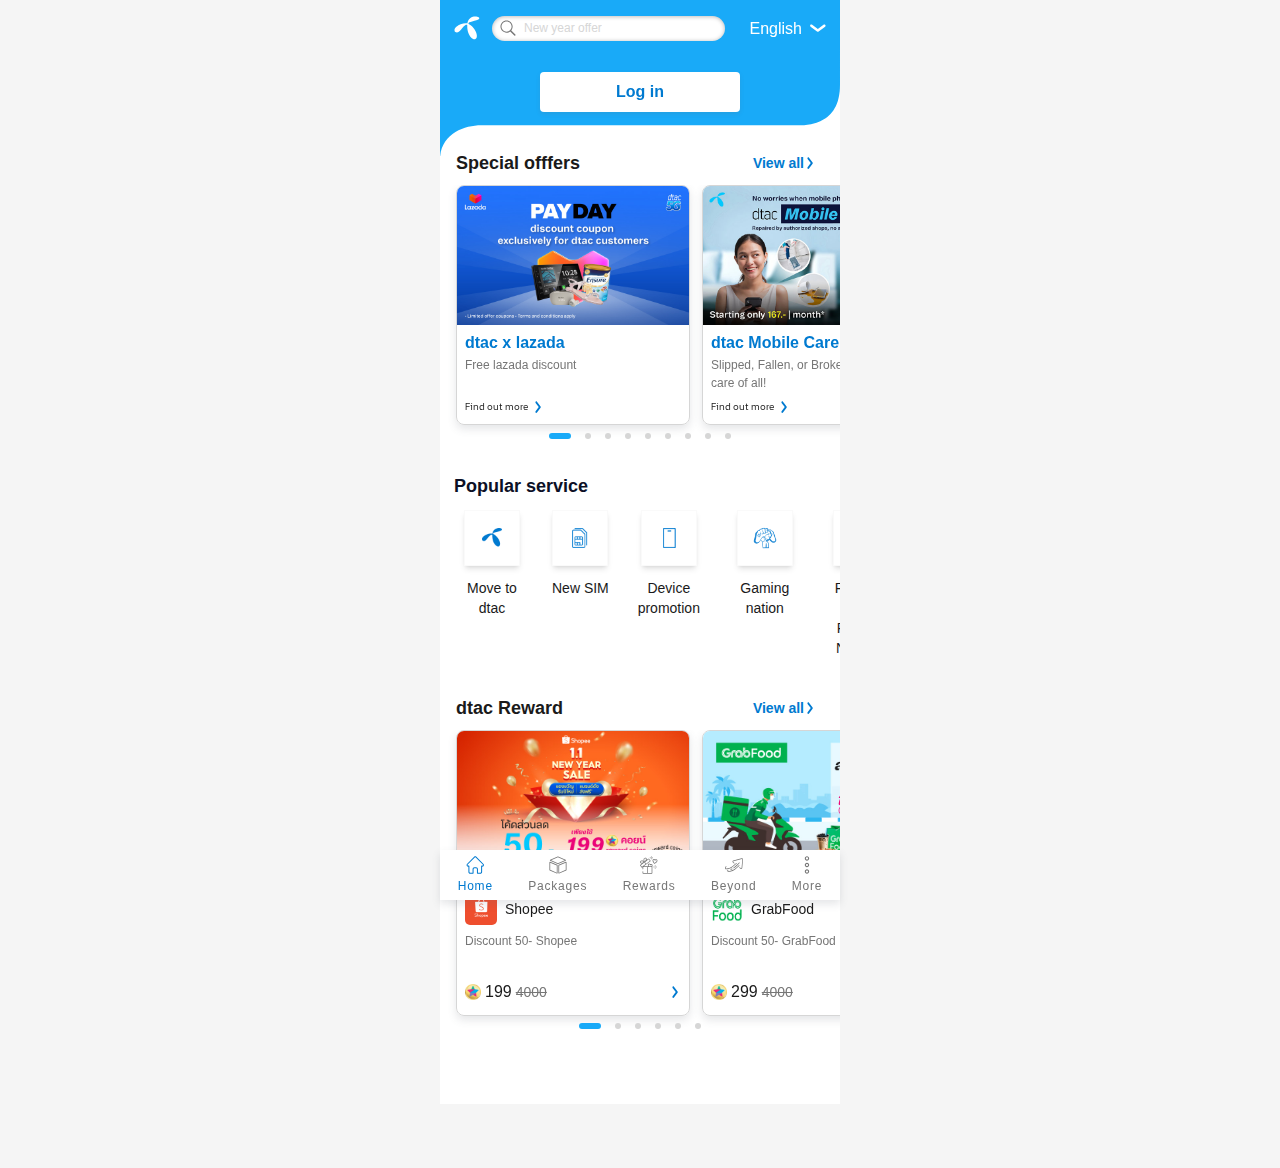
<file: index.html>
<!DOCTYPE html>
<html lang="en" class="notranslate" translate="no">
<head>
    <meta charset="UTF-8">
    <meta http-equiv="X-UA-Compatible" content="IE=edge">
    <meta name="viewport" content="width=device-width, initial-scale=1.0">
    <link rel="shortcut icon" href="./assets/favicon.ico" type="image/x-icon">
    <title>Special offer for dtac customers</title>
    <link rel="stylesheet" href="https://cdn.jsdelivr.net/npm/swiper@8/swiper-bundle.min.css">
    <link rel="stylesheet" href="./css/style.css">
</head>
<body class="bg-[#F5F5F5] font-kantumruy">
    <!-- Header -->
    <div class="mx-w-400 bg-transparent mx-auto -mt-16 transition-500 top-header">
        <div class="bg-no-repeat bg-center bg-cover h-[13.75rem] px-3.5" style="background-image: url('./assets/bg-top.svg');">
            <div class="h-[11.56rem] flex flex-grow relative">
                <div class="flex items-center w-full transition-500" id="top-header">
                    <div class="flex items-center w-9/12">
                        <div class="mr-3">
                            <img src="./assets/my-gp.svg" alt="My GP">
                        </div>
                        <a href="offer.html" class="bg-white flex flex-grow flex-nowrap items-center mr-2 px-2 py-1 rounded-3xl space-x-2 cursor-auto shadow-search">
                            <div>
                                <img src="./assets/search.svg" alt="Search">
                            </div>
                            <p class="text-xs text-[#d6d6d6] font-normal leading-[1.12rem] show-line-1">New year offer</p>
                        </a>
                    </div>
                    <div class="ml-auto">
                        <a href="#" class="text-white font-normal leading-[1.37rem] flex items-center" id="lang-btn">English <img src="./assets/angle-white.svg" class="rotate-90 ml-2" alt="Angle down"></a>
                    </div>
                </div>
                <div class="absolute top-[8.5rem] w-full">
                    <div class="flex justify-center items-center">
                        <a href="login.html" class="mn-w-90 w-200 h-40 bg-white text-[#007AD0] text-base text-center font-bold leading-5 flex items-center justify-center px-3 rounded btn-shadow">Log in</a>
                    </div>
                </div>
            </div> 
        </div>
    </div>
    <!-- Main -->
    <div class="mx-w-400 bg-white mx-auto pt-[3.3rem] -mt-16 min-h-screen">
        <!-- Special offers -->
        <div class="pb-8">
            <div class="flex items-center justify-between mb-1 px-4">
                <h2 class="text-lg text-[#1A1A1A] font-bold leading-6">Special offfers</h2>
                <a href="#" class="flex items-center justify-center text-[#007AD0] text-sm font-bold p-2 leading-5">
                    View all <img src="./assets/angle.svg" alt="Angle right">
                </a>
            </div>
            <!-- Specail offers slider -->
            <div class="swiper specialOffer">
                <div class="swiper-wrapper">
                    <!-- Slides -->
                    <div class="swiper-slide mx-w-234 h-240 rounded-lg border border-thirtiary overflow-hidden card-shadow cursor-pointer">
                        <div class="card">
                            <div>
                                <img src="./assets/slider/hm-sp-off/cmpg_dtacx_img_en_221227185201_Lazada_PayDayKV(Apr2022)_DtacX(SmallEN).jpg" alt="Offer 1">
                            </div>
                            <div class="p-2">
                                <h3 class="h-5 text-[#007AD0] font-bold leading-5 mb-1 show-line-1">dtac x lazada</h3>
                                <p class="h-9 text-xs text-[#767676] font-light leading-[1.12rem] show-line-2">Free lazada discount</p>
                                <a href="#" class="flex items-center text-[10px] text-[#1A1A1A] font-kanit font-light mt-1">
                                    <span class="leading-5">Find out more</span>
                                    <img src="./assets/angle.svg" class="block ml-1" alt="Angle right">
                                </a>
                            </div> 
                        </div>
                    </div>
                    <div class="swiper-slide mx-w-234 h-240 rounded-lg border border-thirtiary overflow-hidden card-shadow cursor-pointer">
                        <div class="card">
                            <div>
                                <img src="./assets/slider/hm-sp-off/cmpg_dtacx_img_en_221201000055_dtacMobilecare_ultimate25_Small_V10702x420_EN.jpg" alt="Offer 2">
                            </div>
                            <div class="p-2">
                                <h3 class="h-5 text-[#007AD0] font-bold leading-5 mb-1 show-line-1">
                                    dtac Mobile Care | Special 25%off! Yearly package</h3>
                                <p class="h-9 text-xs text-[#767676] font-light leading-[1.12rem] show-line-2">
                                    Slipped, Fallen, or Broken? We take care of all!
                                </p>
                                <a href="#" class="flex items-center text-[10px] text-[#1A1A1A] font-kanit font-light mt-1">
                                    <span class="leading-5">Find out more</span>
                                    <img src="./assets/angle.svg" class="block ml-1" alt="Angle right">
                                </a>
                            </div>
                        </div>
                    </div>
                    <div class="swiper-slide mx-w-234 h-240 rounded-lg border border-thirtiary overflow-hidden card-shadow cursor-pointer">
                        <div class="card">
                            <div>
                                <img src="./assets/slider/hm-sp-off/cmpg_dtacx_img_en_220627134321_Postpaid_AutoPay_Free30GB_Jul22_CampaignCarousel_702x420_EN.jpg" alt="Offer 3">
                            </div>
                            <div class="p-2">
                                <h3 class="h-5 text-[#007AD0] font-bold leading-5 mb-1 show-line-1">Tuad &amp; Santa Christmas adventure</h3>
                                <p class="h-9 text-xs text-[#767676] font-light leading-[1.12rem] show-line-2">Winners get FREE 20 coins and special prize!</p>
                                <a href="#" class="flex items-center text-[10px] text-[#1A1A1A] font-kanit font-light mt-1">
                                    <span class="leading-5">Find out more</span>
                                    <img src="./assets/angle.svg" class="block ml-1" alt="Angle right">
                                </a>
                            </div>
                        </div>
                    </div>
                    <div class="swiper-slide mx-w-234 h-240 rounded-lg border border-thirtiary overflow-hidden card-shadow cursor-pointer">
                        <div class="card">
                            <div>
                                <img src="./assets/slider/hm-sp-off/cmpg_dtacx_img_en_221213091008_GoTravel_Dec22_CampaignCarousal_702x420_EN.jpg" alt="Offer 1">
                            </div>
                            <div class="p-2">
                                <h3 class="h-5 text-[#007AD0] font-bold leading-5 mb-1 show-line-1">Special gift when register AutoPay</h3>
                                <p class="h-9 text-xs text-[#767676] font-light leading-[1.12rem] show-line-2">Special gift when register AutoPay</p>
                                <a href="#" class="flex items-center text-[10px] text-[#1A1A1A] font-kanit font-light mt-1">
                                    <span class="leading-5">Find out more</span>
                                    <img src="./assets/angle.svg" class="block ml-1" alt="Angle right">
                                </a>
                            </div>
                        </div>
                    </div>
                    <div class="swiper-slide mx-w-234 h-240 rounded-lg border border-thirtiary overflow-hidden card-shadow cursor-pointer">
                        <div class="card">
                            <div>
                                <img src="./assets/slider/hm-sp-off/cmpg_dtacx_img_en_221114085716_Prepaid_Refill_FreeData_Nov22_CampaignCarousel_702x420_EN.jpg" alt="Offer 1">
                            </div>
                            <div class="p-2">
                                <h3 class="h-5 text-[#007AD0] font-bold leading-5 mb-1 show-line-1">Buy Go Travel pack, Get 10% off on Travel Insurance</h3>
                                <p class="h-9 text-xs text-[#767676] font-light leading-[1.12rem] show-line-2">Data roaming package with No SIM Change</p>
                                <a href="#" class="flex items-center text-[10px] text-[#1A1A1A] font-kanit font-light mt-1">
                                    <span class="leading-5">Find out more</span>
                                    <img src="./assets/angle.svg" class="block ml-1" alt="Angle right">
                                </a>
                            </div>
                        </div>
                    </div>
                    <div class="swiper-slide mx-w-234 h-240 rounded-lg border border-thirtiary overflow-hidden card-shadow cursor-pointer">
                        <div class="card">
                            <div>
                                <img src="./assets/slider/hm-sp-off/cmpg_dtacx_img_en_221201002516_Postpaid_Device_BNPL_Dec22_Android_CampaignCarousel_702x420_EN.jpg" alt="Offer 1">
                            </div>
                            <div class="p-2">
                                <h3 class="h-5 text-[#007AD0] font-bold leading-5 mb-1 show-line-1">Top up, get free 7GB data</h3>
                                <p class="h-9 text-xs text-[#767676] font-light leading-[1.12rem] show-line-2">Top up for 250 Baht/month, get free 7GB data</p>
                                <a href="#" class="flex items-center text-[10px] text-[#1A1A1A] font-kanit font-light mt-1">
                                    <span class="leading-5">Find out more</span>
                                    <img src="./assets/angle.svg" class="block ml-1" alt="Angle right">
                                </a>
                            </div>
                        </div>
                    </div>
                    <div class="swiper-slide mx-w-234 h-240 rounded-lg border border-thirtiary overflow-hidden card-shadow cursor-pointer">
                        <div class="card">
                            <div>
                                <img src="./assets/slider/hm-sp-off/cmpg_dtacx_img_en_221201002729_Postpaid_Device_BNPL_Dec22_iPhone_CampaignCarousel_702x420_EN.jpg" alt="Offer 1">
                            </div>
                            <div class="p-2">
                                <h3 class="h-5 text-[#007AD0] font-bold leading-5 mb-1 show-line-1">Own 5G device on installment with dtac SabuyPay 0%</h3>
                                <p class="h-9 text-xs text-[#767676] font-light leading-[1.12rem] show-line-2">
                                    No credit card required. No payment on Day 1
                                </p>
                                <a href="#" class="flex items-center text-[10px] text-[#1A1A1A] font-kanit font-light mt-1">
                                    <span class="leading-5">Find out more</span>
                                    <img src="./assets/angle.svg" class="block ml-1" alt="Angle right">
                                </a>
                            </div>
                        </div>
                    </div>
                    <div class="swiper-slide mx-w-234 h-240 rounded-lg border border-thirtiary overflow-hidden card-shadow cursor-pointer">
                        <div class="card">
                            <div>
                                <img src="./assets/slider/hm-sp-off/cmpg_dtacx_img_en_220627102747_Postpaid_AutoPay_CitiBank_Jun22_CampaignCarousel_702x420_EN.jpg" alt="Offer 1">
                            </div>
                            <div class="p-2">
                                <h3 class="h-5 text-[#007AD0] font-bold leading-5 mb-1 show-line-1">Exclusive iPhone 14 offer only for you!</h3>
                                <p class="h-9 text-xs text-[#767676] font-light leading-[1.12rem] show-line-2">
                                    0% interest installment, no credit card needed
                                </p>
                                <a href="#" class="flex items-center text-[10px] text-[#1A1A1A] font-kanit font-light mt-1">
                                    <span class="leading-5">Find out more</span>
                                    <img src="./assets/angle.svg" class="block ml-1" alt="Angle right">
                                </a>
                            </div>
                        </div>
                    </div>
                    <div class="swiper-slide mx-w-234 h-240 rounded-lg border border-thirtiary overflow-hidden card-shadow cursor-pointer">
                        <div class="card">
                            <div class="p-6 bg-[#fdfdc9]">
                                <a href="#" class="flex items-center text-lg text-[#0c1026] font-kanit font-bold leading-5">
                                    <span class="leading-5">Looking for more?</span>
                                    <img src="./assets/angle.svg" class="block ml-1" alt="Angle right">
                                </a>
                            </div>
                            <div class="flex items-center justify-center pt-6">
                                <img src="./assets/slider/hm-sp-off/thinkmore.png" class="block w-28" alt="Thinkmore">
                            </div>
                        </div>
                    </div>
                </div>
                <div class="swiper-pagination"></div>
            </div>
        </div>
        <!-- Popular Services -->
        <div class="pb-8">
            <h2 class="text-lg text-[#0c1026] font-bold leading-6 mb-3 px-3.5">Popular service</h2>
            <div class="flex overflow-x-auto space-x-4 pl-3 scrollbar-none">
                <div class="min-w-[3.12rem] max-w-[5rem] flex-shrink-0">
                    <div class="flex flex-col items-center justify-center">
                        <a href="#" class="flex items-center justify-center bg-white w-14 h-14 shadow-md border border-[#fafafa]">
                            <img src="./assets/icons/move-to-dtac.png" class="block mx-w-24" alt="GP">
                        </a>
                        <p class="text-sm text-[#1a1a1a] text-center font-normal leading-5 mt-3 px-1">Move to dtac</p>
                    </div>
                </div>
                <div class="min-w-[3.12rem] max-w-[5rem] flex-shrink-0">
                    <div class="flex flex-col items-center justify-center">
                        <a href="#" class="flex items-center justify-center bg-white w-14 h-14 shadow-md border border-[#fafafa]">
                            <img src="./assets/icons/new-sim.png" class="block mx-w-24" alt="SIM">
                        </a>
                        <p class="text-sm text-[#1a1a1a] text-center font-normal leading-5 mt-3 px-1">New SIM</p>
                    </div>
                </div>
                <div class="min-w-[3.12rem] max-w-[5rem] flex-shrink-0">
                    <div class="flex flex-col items-center justify-center">
                        <a href="#" class="flex items-center justify-center bg-white w-14 h-14 shadow-md border border-[#fafafa]">
                            <img src="./assets/icons/smartphone.png" class="block mx-w-24" alt="Smartphone">
                        </a>
                        <p class="text-sm text-[#1a1a1a] text-center font-normal leading-5 mt-3 px-1">Device promotion</p>
                    </div>
                </div>
                <div class="min-w-[3.12rem] max-w-[5rem] flex-shrink-0">
                    <div class="flex flex-col items-center justify-center">
                        <a href="#" class="flex items-center justify-center bg-white w-14 h-14 shadow-md border border-[#fafafa]">
                            <img src="./assets/icons/gaming-nation.png" class="block mx-w-24" alt="Gaming Nation">
                        </a>
                        <p class="text-sm text-[#1a1a1a] text-center font-normal leading-5 mt-3 px-1">Gaming nation</p>
                    </div>
                </div>
                <div class="min-w-[3.12rem] max-w-[5rem] flex-shrink-0">
                    <div class="flex flex-col items-center justify-center">
                        <a href="#" class="flex items-center justify-center bg-white w-14 h-14 shadow-md border border-[#fafafa]">
                            <img src="./assets/icons/register-new-sim.png" class="block mx-w-24" alt="Register new SIM">
                        </a>
                        <p class="text-sm text-[#1a1a1a] text-center font-normal leading-5 mt-3 ">Register New Prepaid Number</p>
                    </div>
                </div>
            </div>
        </div>
        <!-- dtac Reward -->
        <div class="pb-[4.5rem]">
            <div class="flex items-center justify-between mb-1 px-4">
                <h2 class="text-lg text-[#1A1A1A] font-bold leading-6">dtac Reward</h2>
                <a href="#" class="flex items-center justify-center text-[#007AD0] text-sm font-bold p-2 leading-5">
                    View all <img src="./assets/angle.svg" alt="Angle right">
                </a>
            </div>
            <!-- dtac reward slider -->
            <div class="swiper dtacReward">
                <div class="swiper-wrapper">
                    <!-- Slides -->
                    <div class="swiper-slide mx-w-234 h-286 rounded-lg border border-thirtiary overflow-hidden card-shadow cursor-pointer">
                        <div class="card">
                            <div>
                                <img src="./assets/slider/dtac-reward/1_Campaign_71125_84721.jpg" alt="Offer 1">
                            </div>
                            <div class="p-2">
                                <div class="flex items-center gap-2 mb-2">
                                    <img src="./assets/slider/dtac-reward/Partner_ShopeePay_20210324121804.jpg" class="block w-8 h-8 rounded-[5px]" alt="Shopee">
                                    <h3 class="h-5 text-sm text-[#1a1a1a] font-normal leading-5 show-line-1">Shopee</h3>
                                </div>
                                <p class="h-12 text-xs text-[#767676] font-light leading-[1.12rem] show-line-2">Discount 50- Shopee</p>
                                <div class="flex items-center">
                                    <img src="./assets/slider/dtac-reward/coins.png" class="inline-block w-4 mr-1" alt="Coin">
                                    <span class="text-base text-[#1a1a1a] font-normal leading-[1.37rem] mr-1">199</span>
                                    <span class="text-sm text-[#767676] font-light line-through">4000</span>
                                    <img src="./assets/angle.svg" class="block ml-auto" alt="Angle right">
                                </div>
                            </div>
                        </div>
                    </div>
                    <div class="swiper-slide mx-w-234 h-286 rounded-lg border border-thirtiary overflow-hidden card-shadow cursor-pointer">
                        <div class="card">
                            <div>
                                <img src="./assets/slider/dtac-reward/2_Campaign_71988_83745.jpg" alt="Offer 2">
                            </div>
                            <div class="p-2">
                                <div class="flex items-center gap-2 mb-2">
                                    <img src="./assets/slider/dtac-reward/Partner_Grab_20201103115449.png" class="block w-8 h-8 rounded-[5px]" alt="Grab food">
                                    <h3 class="h-5 text-sm text-[#1a1a1a] font-normal leading-5 show-line-1">GrabFood</h3>
                                </div>
                                <p class="h-9 text-xs text-[#767676] font-light leading-[1.12rem] show-line-2">Discount 50- GrabFood</p>
                                <div class="flex items-center mt-3">
                                    <img src="./assets/slider/dtac-reward/coins.png" class="inline-block w-4 mr-1" alt="Coin">
                                    <span class="text-base text-[#1a1a1a] font-normal leading-[1.37rem] mr-1">299</span>
                                    <span class="text-sm text-[#767676] font-light line-through">4000</span>
                                    <img src="./assets/angle.svg" class="block ml-auto" alt="Angle right">
                                </div>
                            </div>
                        </div>
                    </div>
                    <div class="swiper-slide mx-w-234 h-286 rounded-lg border border-thirtiary overflow-hidden card-shadow cursor-pointer">
                        <div class="card">
                            <div>
                                <img src="./assets/slider/dtac-reward/3_Campaign_55012_68670.jpg" alt="Offer 3">
                            </div>
                            <div class="p-2">
                                <div class="flex items-center gap-2 mb-2">
                                    <img src="./assets/slider/dtac-reward/Partner_CafeAmazon_20200106180039.jpg" class="block w-8 h-8 rounded-[5px]" alt="Amazon">
                                    <h3 class="h-5 text-sm text-[#1a1a1a] font-normal leading-5 show-line-1">Cafe Amazon</h3>
                                </div>
                                <p class="h-9 text-xs text-[#767676] font-light leading-[1.12rem] show-line-2">Discount 10- use dtac reward coins</p>
                                <div class="flex items-center mt-3">
                                    <img src="./assets/slider/dtac-reward/coins.png" class="inline-block w-4 mr-1" alt="Coin">
                                    <span class="text-base text-[#1a1a1a] font-normal leading-[1.37rem] mr-1">200</span>
                                    <span class="text-sm text-[#767676] font-light line-through">000</span>
                                    <img src="./assets/angle.svg" class="block ml-auto" alt="Angle right">
                                </div>
                            </div>
                        </div>
                    </div>
                    <div class="swiper-slide mx-w-234 h-286 rounded-lg border border-thirtiary overflow-hidden card-shadow cursor-pointer">
                        <div class="card">
                            <div>
                                <img src="./assets/slider/dtac-reward/4_Campaign_71752_83400.jpg" alt="Offer 4">
                            </div>
                            <div class="p-2">
                                <div class="flex items-center gap-2 mb-2">
                                    <img src="./assets/slider/dtac-reward/Partner_Olinocrepe_20221019133505.jpg" class="block w-8 h-8 rounded-[5px]" alt="O-li-no">
                                    <h3 class="h-5 text-sm text-[#1a1a1a] font-normal leading-5 show-line-1">Olino crepe</h3>
                                </div>
                                <p class="h-9 text-xs text-[#767676] font-light leading-[1.12rem] show-line-2">Use 600 reward coins (normally 2,400) and pay only 59- for Taiwanese Brown Sugar Milk Tea, Uji Kyoto Matcha, Swiss Cocoa Darker, Kokuto Fresh Milk (normally 89.-).</p>
                                <div class="flex items-center mt-3">
                                    <img src="./assets/slider/dtac-reward/coins.png" class="inline-block w-4 mr-1" alt="Coin">
                                    <span class="text-base text-[#1a1a1a] font-normal leading-[1.37rem] mr-1">200</span>
                                    <span class="text-sm text-[#767676] font-light line-through">000</span>
                                    <img src="./assets/angle.svg" class="block ml-auto" alt="Angle right">
                                </div>
                            </div>
                        </div>
                    </div>
                    <div class="swiper-slide mx-w-234 h-286 rounded-lg border border-thirtiary overflow-hidden card-shadow cursor-pointer">
                        <div class="card">
                            <div>
                                <img src="./assets/slider/dtac-reward/5_Campaign_68105_83656.jpg" alt="Offer 5">
                            </div>
                            <div class="p-2">
                                <div class="flex items-center gap-2 mb-2">
                                    <img src="./assets/slider/dtac-reward/Partner_dtac_20221103150552.jpg" class="block w-8 h-8 rounded-[5px] shadow" alt="My GP">
                                    <h3 class="h-5 text-sm text-[#1a1a1a] font-normal leading-5 show-line-1">dtac</h3>
                                </div>
                                <p class="h-9 text-xs text-[#767676] font-light leading-[1.12rem] show-line-2">New! dtac reward Coins Transfer</p>
                                <div class="flex items-center mt-3">
                                    <img src="./assets/angle.svg" class="block ml-auto" alt="Angle right">
                                </div>
                            </div>
                        </div>
                    </div>
                    <div class="swiper-slide mx-w-234 h-286 rounded-lg border border-thirtiary overflow-hidden card-shadow">
                        <div class="card">
                            <div class="p-6 bg-[#fdfdc9]">
                                <a href="#" class="flex items-center text-lg text-[#0c1026] font-kanit font-bold leading-5">
                                    <span class="leading-5">Looking for more?</span>
                                    <img src="./assets/angle.svg" class="block ml-1" alt="Angle right">
                                </a>
                            </div>
                            <div class="flex items-center justify-center pt-8">
                                <img src="./assets/slider/hm-sp-off/thinkmore.png" class="block w-28" alt="Thinkmore">
                            </div>
                        </div>
                    </div>
                </div>
                <div class="swiper-pagination"></div>
            </div>
        </div>
    </div>
    <!-- Select language -->
    <div class="mx-w-400 mx-auto">
        <div class="flex items-center justify-center w-full fixed left-0 bottom-0 z-30">
            <div class="bg-transparent w-400 mx-w-400 lang-selection hidden">
                <div class="bg-[#1A1A1A] min-h-screen opacity-80 z-50"></div>
                <ul class="bg-white" id="menu">
                    <li class="bg-[#eaf3f5] text-lg text-primary py-3 pl-[4.5rem]">English</li>
                    <li class="text-lg text-secondary py-3 pl-[4.5rem]">ไทย</li>
                    <li class="text-lg text-secondary py-3 pl-[4.5rem]">မြန်မာဘာသာ</li>
                    <li class="text-lg text-secondary py-3 pl-[4.5rem]">ភាសាខ្មែរ</li>
                </ul>
            </div>
        </div>
    </div>
    <!-- Footer Menu -->
    <div class="mx-w-400 card-shadow">
        <div class="flex items-center justify-center gap-4 w-full fixed bottom-0 z-20">
            <div class="flex items-center justify-center w-400 mx-w-400 bg-white card-shadow z-20">
                <a href="index.html" class="h-50 flex flex-grow items-center justify-center active-link">
                    <div class="flex flex-col items-center justify-center tracking-wider">
                        <div>
                            <svg width="18" height="18" viewBox="0 0 33 33" fill="none" xmlns="http://www.w3.org/2000/svg">
                                <path d="M32.1096 14.493L19.0429 1.42633C18.4829 0.866331 17.7629 0.572998 16.9629 0.572998C16.1629 0.572998 15.4429 0.866331 14.8829 1.42633L1.84291 14.493C1.84291 14.493 1.84291 14.493 1.84291 14.5197C0.696243 15.6663 0.696243 17.533 1.84291 18.6797C2.37624 19.213 3.06958 19.5063 3.78958 19.533C3.81624 19.533 3.84291 19.533 3.86958 19.533H4.40291V29.133C4.40291 31.0263 5.94958 32.573 7.84291 32.573H12.9629C13.4696 32.573 13.8962 32.1463 13.8962 31.6397V24.093C13.8962 23.213 14.5896 22.5197 15.4696 22.5197H18.4829C19.3629 22.5197 20.0562 23.213 20.0562 24.093V31.613C20.0562 32.1197 20.4829 32.5463 20.9896 32.5463H26.1096C28.0029 32.5463 29.5496 30.9997 29.5496 29.1063V19.5063H30.0296C30.8029 19.5063 31.5496 19.213 32.1096 18.653C33.2562 17.5063 33.2562 15.6397 32.1096 14.493ZM30.7762 17.3197C30.5629 17.533 30.2962 17.6397 30.0296 17.6397H28.6162C28.1096 17.6397 27.6829 18.0663 27.6829 18.573V29.1063C27.6829 29.9863 26.9896 30.6797 26.1096 30.6797H21.9229V24.093C21.9229 22.1997 20.3762 20.653 18.4829 20.653H15.4696C13.5762 20.653 12.0296 22.1997 12.0296 24.093V30.6797H7.84291C6.96291 30.6797 6.26958 29.9863 6.26958 29.1063V18.573C6.26958 18.0663 5.84291 17.6397 5.33624 17.6397H3.92291C3.89624 17.6397 3.89624 17.6397 3.86958 17.6397C3.60291 17.6397 3.33624 17.533 3.12291 17.3197C2.69624 16.893 2.69624 16.2263 3.12291 15.7997L16.1629 2.75966C16.4029 2.54633 16.6696 2.43966 16.9629 2.43966C17.2562 2.43966 17.5229 2.54633 17.7096 2.75966L30.7496 15.7997C31.2029 16.2263 31.2029 16.9197 30.7762 17.3197Z" fill="#767676"></path>
                            </svg>
                        </div>
                        <p class="text-[#767676] text-xs font-normal leading-4 mt-1">Home</p>
                    </div>
                </a>
                <a href="packages.html" class="h-50 flex flex-grow items-center justify-center">
                    <div class="flex flex-col items-center justify-center tracking-wider">
                        <div>
                            <svg width="18" height="18" viewBox="0 0 28 28" fill="none" xmlns="http://www.w3.org/2000/svg">
                                <path fill-rule="evenodd" clip-rule="evenodd" d="M1.4927 8.85798C1.60151 8.85798 1.7133 8.88026 1.82212 8.92631L12.8733 13.6961C13.1789 13.8283 13.3772 14.1283 13.3757 14.4596L13.3473 26.5838C13.3459 27.0606 12.9509 27.4126 12.5126 27.4126C12.4038 27.4112 12.292 27.3904 12.1832 27.3428L1.13198 22.5731C0.826405 22.4409 0.628156 22.1408 0.629647 21.8096L0.657968 9.68686C0.659459 9.20854 1.05446 8.85649 1.4927 8.85798ZM1.90704 10.3196L1.88021 21.5392L12.0997 25.9494L12.125 14.7314L1.90704 10.3196ZM13.8739 0.746094C13.9887 0.746094 14.1034 0.768375 14.2122 0.81591L25.8627 5.93474C26.523 6.22589 26.526 7.15875 25.8672 7.45287L14.2406 12.6252C14.1317 12.6727 14.017 12.6965 13.9022 12.698C13.7874 12.698 13.6712 12.6742 13.5638 12.6267L1.91339 7.50931C1.25157 7.21817 1.25008 6.28531 1.90892 5.99119L13.537 0.817395C13.6443 0.769861 13.7591 0.746094 13.8739 0.746094ZM13.8767 2.02947L3.27559 6.74723L13.899 11.413L24.5001 6.69673L13.8767 2.02947ZM26.4331 8.85798C26.8729 8.85649 27.2664 9.20854 27.2679 9.68686L27.2962 21.8096C27.2977 22.1408 27.0994 22.4409 26.7953 22.5731L15.7441 27.3428C15.6338 27.3904 15.522 27.4112 15.4132 27.4126C14.9735 27.4126 14.58 27.0606 14.5785 26.5838L14.5502 14.4596C14.5502 14.1283 14.7469 13.8283 15.0525 13.6961L26.1037 8.92631C26.2125 8.88026 26.3243 8.85798 26.4331 8.85798ZM26.0204 10.3196L15.801 14.7314L15.8278 25.9494L26.0473 21.5392L26.0204 10.3196Z" fill="#767676"></path>
                            </svg>
                        </div>
                        <p class="text-[#767676] text-xs font-normal leading-4 mt-1">Packages</p>
                    </div>
                </a>
                <a href="rewards.html" class="h-50 flex flex-grow items-center justify-center">
                    <div class="flex flex-col items-center justify-center tracking-wider">
                        <div>
                            <svg width="18" height="18" viewBox="0 0 31 31" fill="none" xmlns="http://www.w3.org/2000/svg">
                                <path d="M4.98891 26.4236C4.82514 26.4261 4.66893 26.4929 4.55401 26.6096C4.43909 26.7264 4.37469 26.8836 4.37471 27.0474V29.2643C4.37471 29.5901 4.50413 29.9025 4.7345 30.1329C4.96487 30.3633 5.27732 30.4927 5.60312 30.4927H20.0561C20.3819 30.4927 20.6943 30.3633 20.9247 30.1329C21.1551 29.9025 21.2845 29.5901 21.2845 29.2643V17.4792C21.4745 17.1191 21.5888 16.7239 21.6204 16.318C21.6382 15.7743 21.4728 15.2403 21.1509 14.8018C20.829 14.3632 20.3691 14.0455 19.845 13.8996C19.5269 13.8311 19.1978 13.8316 18.8799 13.9011C18.562 13.9706 18.2628 14.1076 18.0024 14.3027L17.9064 14.3698L17.8392 14.2739C17.6806 13.9842 17.4597 13.7333 17.1926 13.5392C16.9254 13.345 16.6186 13.2125 16.2941 13.151C15.7552 13.0808 15.2084 13.1941 14.7418 13.4726C14.2751 13.7512 13.916 14.1788 13.7221 14.6865C13.5687 15.1401 13.5167 15.6219 13.5697 16.0978C13.6228 16.5737 13.7796 17.0322 14.0292 17.4409V17.4984L13.962 17.6232H6.75475L7.04266 17.4121L18.559 8.63087L15.8143 5.03202C15.7166 4.90307 15.5941 4.79501 15.454 4.71424C15.3139 4.63347 15.159 4.58162 14.9985 4.56177C14.8397 4.53776 14.6777 4.54667 14.5225 4.58794C14.3673 4.62922 14.2223 4.70198 14.0964 4.8017L11.3805 6.86504L11.4956 6.53874C11.6679 6.02294 11.6946 5.4696 11.5727 4.93963C11.4508 4.40965 11.185 3.92358 10.8047 3.5349C10.3796 3.18915 9.8457 3.0055 9.29794 3.01667C8.86193 3.02446 8.43188 3.11931 8.03305 3.29566C7.63422 3.472 7.27465 3.72627 6.97548 4.04354C6.01579 5.0992 6.10216 6.6635 6.2845 7.74795C6.2845 8.00707 6.37087 8.25659 6.41886 8.49651L6.47644 8.74603L6.20772 8.64047C5.98699 8.5253 5.75667 8.41014 5.51675 8.30458C4.76857 7.93342 3.95172 7.72104 3.11751 7.68078C2.64736 7.67426 2.18277 7.783 1.76435 7.99747C1.12488 8.2975 0.618016 8.82213 0.340197 9.47155C0.0623786 10.121 0.0329918 10.8499 0.257628 11.5195C0.531375 11.9921 0.931451 12.3789 1.41291 12.6366C1.89438 12.8943 2.43815 13.0126 2.98316 12.9783H3.31905L0.59352 15.08C0.335813 15.2777 0.166901 15.5695 0.123737 15.8914C0.0805732 16.2133 0.16667 16.5392 0.363194 16.7979L3.11751 20.4063L4.37471 19.4466V22.5944C4.39354 22.7453 4.46683 22.8841 4.58082 22.9848C4.69481 23.0854 4.84164 23.141 4.99371 23.141C5.14578 23.141 5.29261 23.0854 5.4066 22.9848C5.52059 22.8841 5.59389 22.7453 5.61271 22.5944V18.8804H12.2058V29.2547H5.61271V27.0474C5.61271 26.8819 5.54699 26.7233 5.43001 26.6063C5.31302 26.4893 5.15436 26.4236 4.98891 26.4236ZM20.0369 29.2547H13.415V18.8804H20.0369V29.2547ZM26.0734 19.8977C25.9385 19.8977 25.8091 19.9513 25.7137 20.0466C25.6183 20.142 25.5647 20.2714 25.5647 20.4063V21.6155C25.5547 21.6888 25.5605 21.7634 25.5817 21.8343C25.6029 21.9052 25.639 21.9708 25.6876 22.0265C25.7363 22.0823 25.7963 22.127 25.8637 22.1576C25.931 22.1883 26.0042 22.2041 26.0782 22.2041C26.1522 22.2041 26.2253 22.1883 26.2927 22.1576C26.36 22.127 26.4201 22.0823 26.4687 22.0265C26.5173 21.9708 26.5535 21.9052 26.5747 21.8343C26.5959 21.7634 26.6016 21.6888 26.5916 21.6155V20.4063C26.5891 20.2705 26.5334 20.1412 26.4365 20.046C26.3395 19.9509 26.2092 19.8976 26.0734 19.8977ZM27.4361 18.5349C27.312 18.5519 27.1983 18.6133 27.116 18.7077C27.0336 18.8021 26.9883 18.9231 26.9883 19.0483C26.9883 19.1736 27.0336 19.2946 27.116 19.389C27.1983 19.4834 27.312 19.5448 27.4361 19.5618H28.6453C28.7187 19.5718 28.7933 19.566 28.8642 19.5448C28.9351 19.5236 29.0006 19.4875 29.0564 19.4389C29.1121 19.3902 29.1568 19.3302 29.1875 19.2628C29.2181 19.1955 29.2339 19.1223 29.2339 19.0483C29.2339 18.9743 29.2181 18.9012 29.1875 18.8338C29.1568 18.7665 29.1121 18.7064 29.0564 18.6578C29.0006 18.6092 28.9351 18.573 28.8642 18.5518C28.7933 18.5306 28.7187 18.5249 28.6453 18.5349H27.4361ZM23.511 18.5349C23.4377 18.5249 23.3631 18.5306 23.2922 18.5518C23.2213 18.573 23.1557 18.6092 23.1 18.6578C23.0442 18.7064 22.9995 18.7665 22.9689 18.8338C22.9382 18.9012 22.9224 18.9743 22.9224 19.0483C22.9224 19.1223 22.9382 19.1955 22.9689 19.2628C22.9995 19.3302 23.0442 19.3902 23.1 19.4389C23.1557 19.4875 23.2213 19.5236 23.2922 19.5448C23.3631 19.566 23.4377 19.5718 23.511 19.5618H24.7106C24.7839 19.5718 24.8585 19.566 24.9294 19.5448C25.0003 19.5236 25.0659 19.4875 25.1216 19.4389C25.1774 19.3902 25.2221 19.3302 25.2527 19.2628C25.2833 19.1955 25.2992 19.1223 25.2992 19.0483C25.2992 18.9743 25.2833 18.9012 25.2527 18.8338C25.2221 18.7665 25.1774 18.7064 25.1216 18.6578C25.0659 18.6092 25.0003 18.573 24.9294 18.5518C24.8585 18.5306 24.7839 18.5249 24.7106 18.5349H23.511ZM3.35744 18.6693L1.36127 16.0589L1.45724 15.9821L7.59928 11.3276L9.57625 13.9188L3.35744 18.6693ZM26.083 15.9629C25.9481 15.9629 25.8187 16.0165 25.7233 16.1119C25.6279 16.2073 25.5743 16.3367 25.5743 16.4716V17.6808C25.5643 17.7541 25.5701 17.8287 25.5913 17.8996C25.6125 17.9705 25.6486 18.036 25.6972 18.0918C25.7459 18.1476 25.8059 18.1923 25.8733 18.2229C25.9406 18.2535 26.0138 18.2694 26.0878 18.2694C26.1618 18.2694 26.2349 18.2535 26.3023 18.2229C26.3696 18.1923 26.4297 18.1476 26.4783 18.0918C26.5269 18.036 26.5631 17.9705 26.5843 17.8996C26.6055 17.8287 26.6112 17.7541 26.6012 17.6808V16.4716C26.6 16.4035 26.5853 16.3364 26.5581 16.274C26.5309 16.2116 26.4917 16.1551 26.4427 16.1079C26.3936 16.0607 26.3358 16.0236 26.2724 15.9987C26.2091 15.9738 26.1414 15.9617 26.0734 15.9629H26.083ZM19.5762 17.6328H15.5167V17.5752C15.3632 17.2777 15.2096 16.9706 15.0465 16.6155C14.8078 16.1425 14.7631 15.5951 14.9217 15.0896C15.0263 14.8671 15.1963 14.6818 15.4089 14.5583C15.6215 14.4349 15.8667 14.3792 16.1118 14.3986C16.7164 14.4946 17.0139 15.3583 17.0714 15.6078C17.1027 15.716 17.1631 15.8135 17.246 15.8897C17.329 15.9658 17.4313 16.0177 17.5417 16.0397C17.6507 16.0639 17.7643 16.0569 17.8695 16.0196C17.9747 15.9822 18.0673 15.916 18.1367 15.8286C18.4246 15.5023 18.9716 14.9648 19.5187 15.0992C19.7643 15.1721 19.9796 15.323 20.1319 15.529C20.2843 15.735 20.3655 15.985 20.3632 16.2412C20.3402 16.5039 20.2657 16.7595 20.1438 16.9933C20.0219 17.2272 19.8552 17.4347 19.653 17.604L19.5762 17.6328ZM24.4707 13.1606C24.5669 13.2723 24.6985 13.3475 24.8435 13.3737C24.9885 13.3999 25.1381 13.3755 25.2672 13.3046C26.5811 12.5281 27.8043 11.6075 28.9141 10.5599C29.2481 10.2643 29.5196 9.90482 29.7124 9.50264C29.9053 9.10046 30.0156 8.66372 30.0369 8.2182C30.0426 7.64962 29.8562 7.09576 29.5079 6.64637C29.1595 6.19697 28.6696 5.87837 28.1175 5.7422C27.7819 5.67725 27.4362 5.68656 27.1047 5.76945C26.7731 5.85235 26.4637 6.00683 26.1981 6.22204L26.0926 6.29882L26.0254 6.19325C25.8526 5.89583 25.6156 5.64071 25.3317 5.44647C25.0478 5.25223 24.7241 5.12376 24.3843 5.07041C23.825 5.0149 23.2631 5.14695 22.7871 5.44578C22.311 5.74461 21.9479 6.19324 21.7548 6.72108C21.6195 7.14669 21.5701 7.59496 21.6097 8.0398C21.6492 8.48464 21.7768 8.91718 21.9851 9.31225C22.6646 10.6802 23.4951 11.9678 24.4611 13.151L24.4707 13.1606ZM10.5935 13.1606L8.61655 10.5599L14.8642 5.76139L16.8507 8.37175L16.7547 8.43893L10.5935 13.1606ZM25.0945 11.9514L25.0273 11.865C24.2902 10.8885 23.6476 9.84411 23.1079 8.74603C22.8364 8.24314 22.7743 7.65338 22.9352 7.10496C23.0382 6.84822 23.2201 6.63085 23.4547 6.48423C23.6893 6.33761 23.9644 6.26932 24.2404 6.28922C24.9025 6.37559 25.2 7.24891 25.3344 7.56561C25.3681 7.6715 25.4294 7.76647 25.5121 7.84071C25.5948 7.91494 25.6958 7.96575 25.8047 7.98788C25.9159 8.00648 26.0301 7.99592 26.1361 7.95724C26.242 7.91855 26.3362 7.85306 26.4093 7.76715C26.7548 7.32569 27.321 6.80745 27.868 6.94181C28.1404 7.01324 28.3818 7.17212 28.5552 7.39403C28.7286 7.61594 28.8243 7.88863 28.8277 8.17022C28.7714 8.72542 28.5033 9.23756 28.0791 9.60016C27.1914 10.4395 26.2276 11.1945 25.2 11.8554L25.0945 11.9514ZM3.1463 11.7595C2.8161 11.7981 2.48152 11.7503 2.17534 11.6208C1.86916 11.4912 1.60187 11.2844 1.39966 11.0205C1.31618 10.6391 1.36588 10.2406 1.5405 9.89131C1.71512 9.54207 2.00412 9.26319 2.35936 9.10112C2.601 8.98241 2.86753 8.92318 3.13671 8.92838C3.805 8.96933 4.458 9.14564 5.05609 9.44661C5.6024 9.69074 6.1259 9.983 6.62039 10.3199L6.76435 10.4255L6.6108 10.5215C5.86137 10.9926 5.05519 11.3666 4.21156 11.6347C3.86193 11.7319 3.4993 11.774 3.13671 11.7595H3.1463ZM7.94477 9.45621L7.87759 9.29306C7.68549 8.72447 7.54418 8.13997 7.45532 7.54642C7.32682 7.10196 7.29374 6.63537 7.35824 6.17723C7.42275 5.71909 7.58338 5.27976 7.82961 4.88807C8.01293 4.6941 8.23279 4.53828 8.47655 4.42958C8.7203 4.32088 8.98314 4.26144 9.24995 4.25467C9.50591 4.24896 9.75624 4.33015 9.96012 4.485C10.5743 4.99364 10.3632 6.45237 9.78738 7.31609C9.30387 8.06188 8.72652 8.74243 8.06953 9.34104L7.94477 9.45621ZM19.3939 3.91878C19.259 3.91878 19.1296 3.97237 19.0342 4.06776C18.9389 4.16314 18.8853 4.29252 18.8853 4.42742V5.48308C18.9023 5.60717 18.9636 5.72091 19.058 5.80325C19.1524 5.88559 19.2734 5.93095 19.3987 5.93095C19.524 5.93095 19.645 5.88559 19.7394 5.80325C19.8338 5.72091 19.8951 5.60717 19.9121 5.48308V4.42742C19.9096 4.29164 19.8539 4.16228 19.757 4.06716C19.6601 3.97204 19.5297 3.91876 19.3939 3.91878ZM20.5839 2.72876C20.5106 2.71871 20.436 2.72448 20.3651 2.74568C20.2942 2.76688 20.2287 2.80302 20.1729 2.85167C20.1171 2.90031 20.0724 2.96033 20.0418 3.02769C20.0112 3.09506 19.9953 3.1682 19.9953 3.2422C19.9953 3.3162 20.0112 3.38934 20.0418 3.4567C20.0724 3.52406 20.1171 3.58408 20.1729 3.63273C20.2287 3.68137 20.2942 3.71751 20.3651 3.73871C20.436 3.75991 20.5106 3.76568 20.5839 3.75563H21.63C21.7033 3.76568 21.7779 3.75991 21.8488 3.73871C21.9197 3.71751 21.9852 3.68137 22.041 3.63273C22.0968 3.58408 22.1415 3.52406 22.1721 3.4567C22.2027 3.38934 22.2186 3.3162 22.2186 3.2422C22.2186 3.1682 22.2027 3.09506 22.1721 3.02769C22.1415 2.96033 22.0968 2.90031 22.041 2.85167C21.9852 2.80302 21.9197 2.76688 21.8488 2.74568C21.7779 2.72448 21.7033 2.71871 21.63 2.72876H20.5839ZM17.1578 2.72876C17.0337 2.74577 16.92 2.80714 16.8376 2.90153C16.7553 2.99592 16.7099 3.11694 16.7099 3.2422C16.7099 3.36745 16.7553 3.48847 16.8376 3.58286C16.92 3.67725 17.0337 3.73863 17.1578 3.75563H18.2135C18.3376 3.73863 18.4513 3.67725 18.5337 3.58286C18.616 3.48847 18.6614 3.36745 18.6614 3.2422C18.6614 3.11694 18.616 2.99592 18.5337 2.90153C18.4513 2.80714 18.3376 2.74577 18.2135 2.72876H17.1578ZM19.3939 0.492676C19.2581 0.495191 19.1288 0.550898 19.0336 0.647815C18.9385 0.744731 18.8852 0.875112 18.8853 1.01091V2.05698C18.8752 2.13029 18.881 2.2049 18.9022 2.2758C18.9234 2.3467 18.9595 2.41223 19.0082 2.468C19.0568 2.52376 19.1168 2.56846 19.1842 2.59909C19.2516 2.62972 19.3247 2.64557 19.3987 2.64557C19.4727 2.64557 19.5458 2.62972 19.6132 2.59909C19.6806 2.56846 19.7406 2.52376 19.7892 2.468C19.8379 2.41223 19.874 2.3467 19.8952 2.2758C19.9164 2.2049 19.9222 2.13029 19.9121 2.05698V1.01091C19.9121 0.873466 19.8575 0.741651 19.7604 0.644463C19.6632 0.547275 19.5313 0.492676 19.3939 0.492676Z" fill="#767676"></path>
                            </svg>
                        </div>
                        <p class="text-[#767676] text-xs font-normal leading-4 mt-1">Rewards</p>
                    </div>
                </a>
                <a href="beyond.html" class="h-50 flex flex-grow items-center justify-center">
                    <div class="flex flex-col items-center justify-center tracking-wider">
                        <div>
                            <svg xmlns="http://www.w3.org/2000/svg" viewBox="0 0 720 720" width="18" height="18" fill="#767676"><g><g><path d="m177.4 629.7c-38 0-70.7-11.4-97.7-34.1c-5.8-4.8-6.5-13.5-1.7-19.2c4.9-5.8 13.5-6.5 19.3-1.7c74.4 62.7 193.8 6.4 280.9-51.9c97.4-65.2 177.2-147.7 178-148.5c5.2-5.4 13.8-5.6 19.3-0.4c5.4 5.3 5.6 13.9 0.3 19.3c-3.3 3.5-82.3 85.2-182.1 152.1c-59.3 39.7-113.5 65.7-161.2 77.3q-29.1 7.1-55.1 7.1z"></path><path d="m231 556.2c-5.4 0-10.5-3.2-12.6-8.5c-2.9-7 0.5-15 7.4-17.8c17.2-7 35.3-15.8 53.8-26c6.6-3.6 14.9-1.2 18.5 5.4c3.7 6.5 1.3 14.8-5.3 18.5c-19.4 10.7-38.5 19.9-56.7 27.3c-1.6 0.7-3.4 1.1-5.1 1.1z"></path><path d="m343 494.5c-4.4 0-8.7-2.1-11.3-6c-4.3-6.3-2.6-14.8 3.6-19c102-69.1 192-162.5 229-206.7c4.9-5.8 13.5-6.5 19.2-1.7c5.8 4.8 6.6 13.4 1.7 19.2c-37.9 45.3-130.1 141-234.6 211.8c-2.3 1.6-5 2.4-7.6 2.4z"></path><path d="m66.5 531.9q-7.8 0-15.3-0.5c-24.1-1.7-40-10.3-47.2-25.6c-10.3-21.8-0.7-52.7 29.2-94.5c4.4-6.1 12.9-7.5 19.1-3.1c6.1 4.4 7.5 12.9 3.1 19c-32.6 45.6-28.7 62.8-26.7 67c3.3 7.1 15.1 9.3 24.4 9.9c146 10.2 325.5-150.3 395.9-219.7c5.4-5.3 14-5.3 19.3 0.1c5.3 5.4 5.2 14-0.1 19.3c-41.4 40.8-106.1 99.4-179.6 147.1c-82.9 53.8-157.6 81-222.1 81z"></path></g><path d="m646.2 522.2c-10 0-20-3.5-28-10.3l-45.8-38.4c-5.8-4.8-6.5-13.4-1.7-19.2c4.8-5.8 13.5-6.5 19.2-1.7l45.8 38.4c4.8 4 11.1 5 16.8 2.6c5.8-2.4 9.5-7.5 10.1-13.7l30.1-343.8c0.4-5.4-1.7-10.5-5.8-14c-4.2-3.5-9.6-4.7-14.8-3.3l-333.4 89.4c-6 1.6-10.4 6.2-11.7 12.2c-1.4 6.1 0.7 12.1 5.4 16.1l46 38.6c5.8 4.8 6.5 13.5 1.7 19.2c-4.9 5.8-13.5 6.5-19.2 1.7l-46-38.6c-12.5-10.5-18.1-26.9-14.6-42.9c3.6-15.9 15.6-28.5 31.4-32.7l333.3-89.3c13.8-3.7 28.5-0.4 39.4 8.7c10.9 9.2 16.7 23.1 15.4 37.3l-30 343.8c-1.5 16.3-11.7 30.3-26.8 36.5c-5.4 2.3-11.1 3.4-16.8 3.4z"></path></g></svg>
                        </div>
                        <p class="text-[#767676] text-xs font-normal leading-4 mt-1">Beyond</p>
                    </div>
                </a>
                <a href="more.html" class="h-50 flex flex-grow items-center justify-center">
                    <div class="flex flex-col items-center justify-center tracking-wider">
                        <div>
                            <svg width="18" height="18" viewBox="0 0 8 26" fill="none" xmlns="http://www.w3.org/2000/svg"><path d="M3.96057 6.69946C5.70372 6.69946 7.11084 5.29234 7.11084 3.54919C7.11084 1.80605 5.70372 0.398926 3.96057 0.398926C2.21742 0.398926 0.810303 1.80605 0.810303 3.54919C0.810303 5.29234 2.21742 6.69946 3.96057 6.69946ZM3.96057 1.97406C4.82164 1.97406 5.53571 2.68812 5.53571 3.54919C5.53571 4.41027 4.82164 5.12433 3.96057 5.12433C3.0995 5.12433 2.38544 4.41027 2.38544 3.54919C2.38544 2.68812 3.0995 1.97406 3.96057 1.97406Z" fill="#767676"></path><path d="M3.96057 9.84961C2.21742 9.84961 0.810303 11.2567 0.810303 12.9999C0.810303 14.743 2.21742 16.1501 3.96057 16.1501C5.70372 16.1501 7.11084 14.743 7.11084 12.9999C7.11084 11.2567 5.70372 9.84961 3.96057 9.84961ZM3.96057 14.575C3.0995 14.575 2.38544 13.861 2.38544 12.9999C2.38544 12.1388 3.0995 11.4247 3.96057 11.4247C4.82164 11.4247 5.53571 12.1388 5.53571 12.9999C5.53571 13.861 4.82164 14.575 3.96057 14.575Z" fill="#767676"></path><path d="M3.96057 19.3005C2.21742 19.3005 0.810303 20.7077 0.810303 22.4508C0.810303 24.194 2.21742 25.6011 3.96057 25.6011C5.70372 25.6011 7.11084 24.194 7.11084 22.4508C7.11084 20.7077 5.70372 19.3005 3.96057 19.3005ZM3.96057 24.0259C3.0995 24.0259 2.38544 23.3119 2.38544 22.4508C2.38544 21.5897 3.0995 20.8757 3.96057 20.8757C4.82164 20.8757 5.53571 21.5897 5.53571 22.4508C5.53571 23.3119 4.82164 24.0259 3.96057 24.0259Z" fill="#767676"></path></svg>
                        </div>
                        <p class="text-[#767676] text-xs font-normal leading-4 mt-1">More</p>
                    </div>
                </a>
            </div>
        </div>
    </div>

    <!-- JS -->
    <script src="https://cdn.jsdelivr.net/npm/swiper@8/swiper-bundle.min.js"></script>
    <script src="./js/app.js"></script>
</body>
</html>
</file>
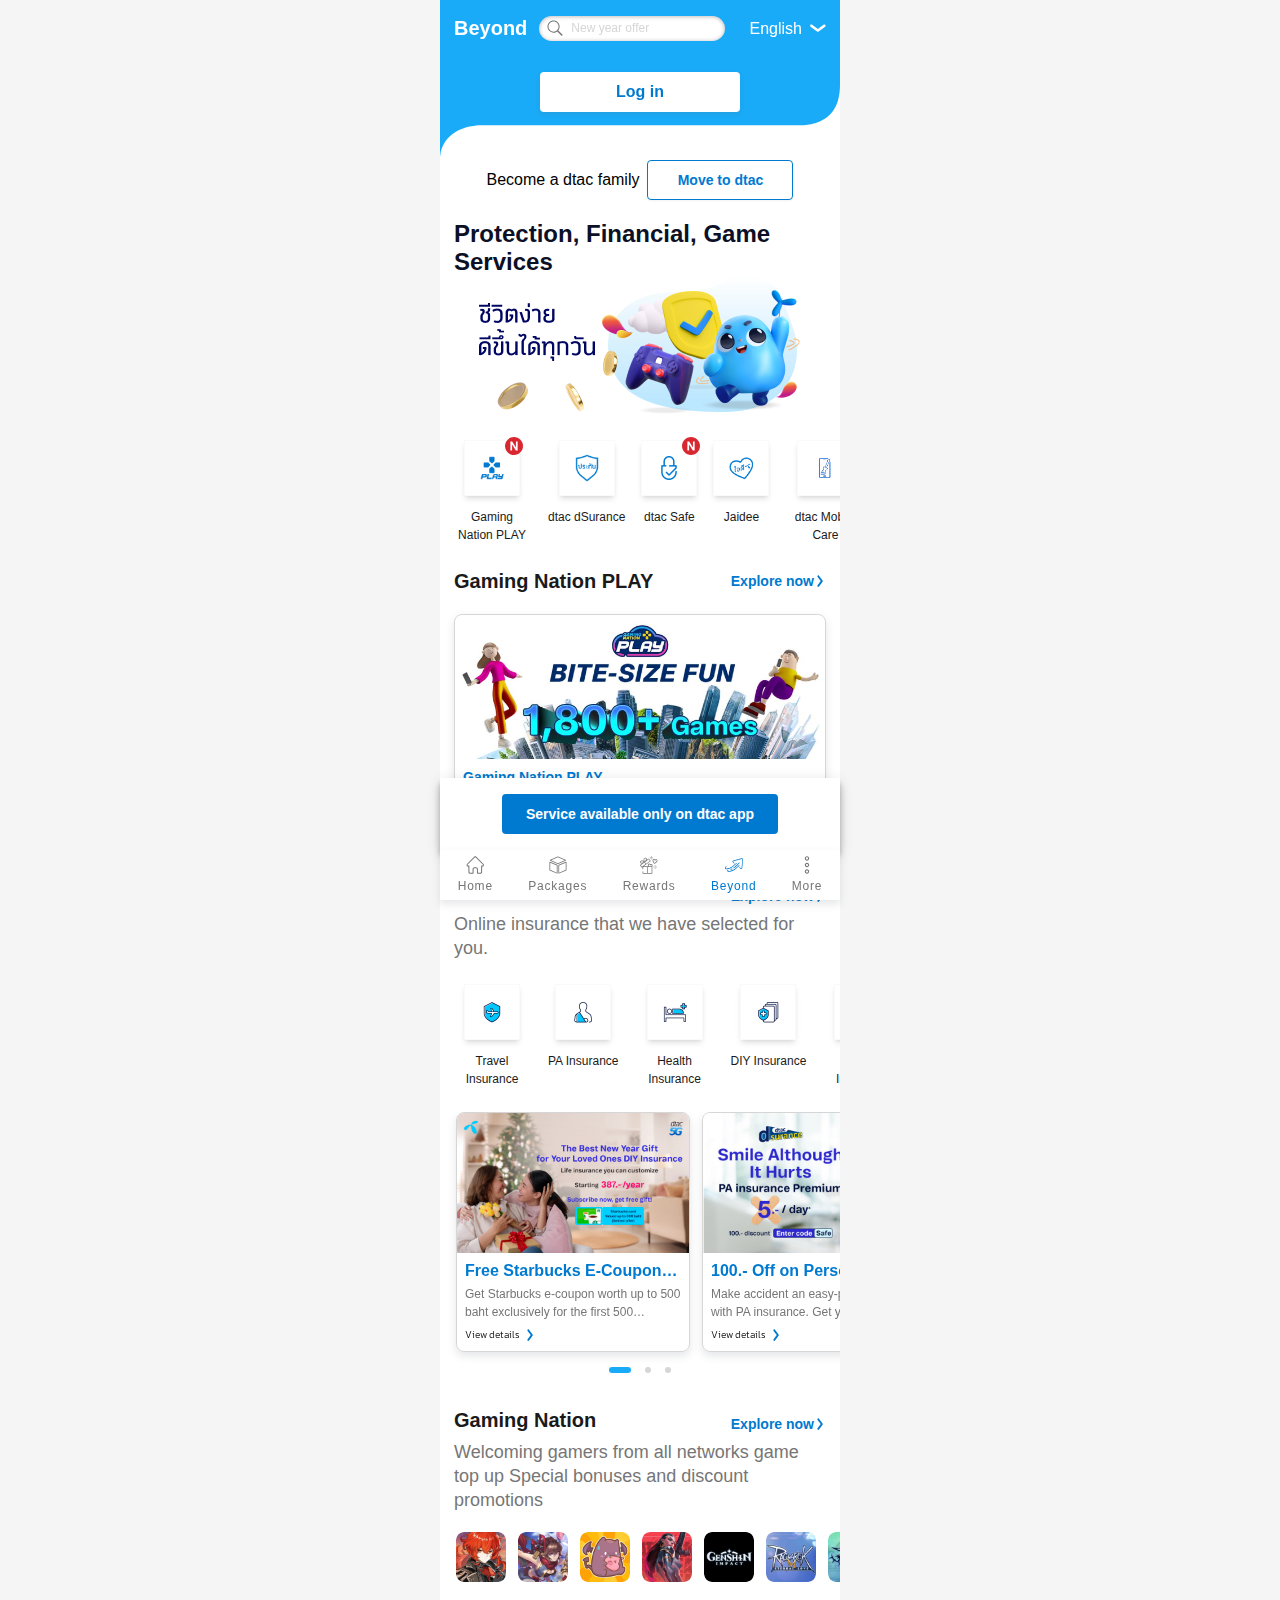
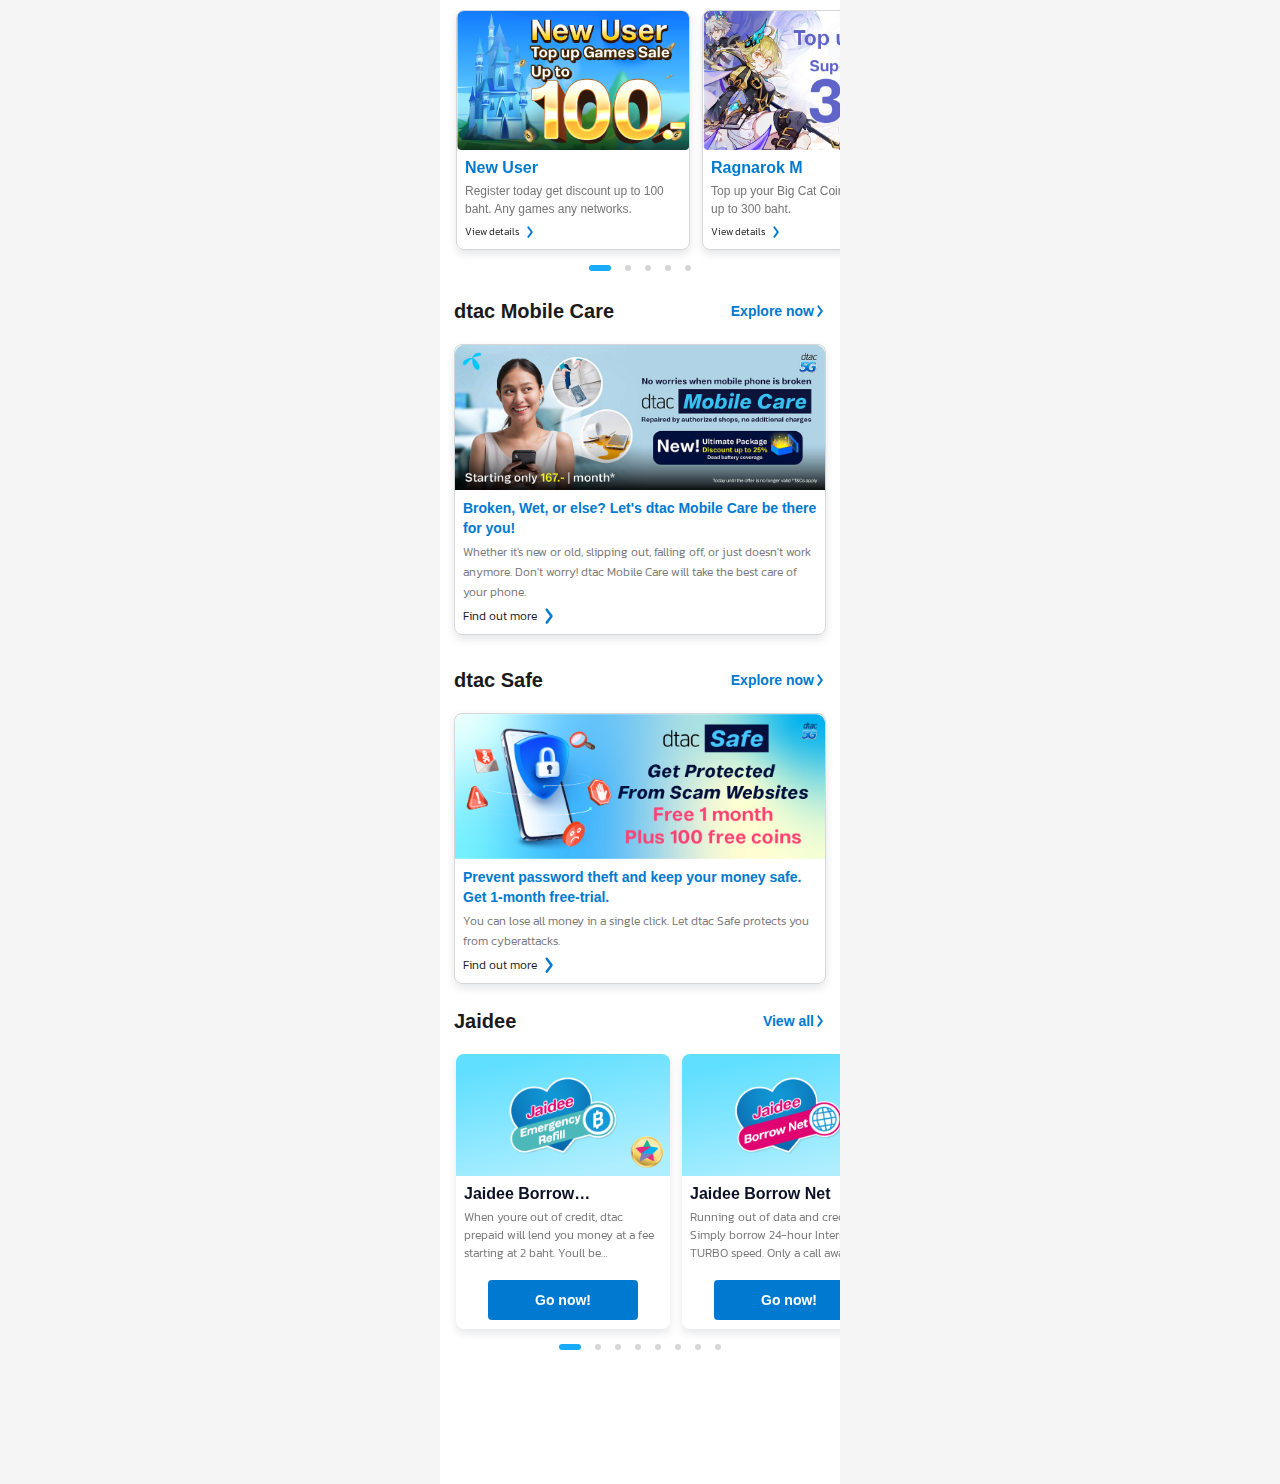
<file: beyond.html>
<!DOCTYPE html>
<html lang="en" class="notranslate" translate="no">
<head>
    <meta charset="UTF-8">
    <meta http-equiv="X-UA-Compatible" content="IE=edge">
    <meta name="viewport" content="width=device-width, initial-scale=1.0">
    <link rel="shortcut icon" href="./assets/favicon.ico" type="image/x-icon">
    <title>dtac internet add-on package The most valuable promotion | dtac</title>
    <link rel="stylesheet" href="https://cdn.jsdelivr.net/npm/swiper@8/swiper-bundle.min.css">
    <link rel="stylesheet" href="./css/style.css">
</head>
<body class="bg-[#F5F5F5] font-kantumruy">
    <!-- Header -->
    <div class="mx-w-400 bg-transparent mx-auto -mt-16 transition-500 top-header-packages">
        <div>
            <div class="bg-no-repeat bg-center bg-cover h-[13.75rem] px-3.5" style="background-image: url('./assets/bg-top.svg');">
                <div class="h-[11.56rem] flex flex-grow relative">
                    <div class="flex items-center w-full transition-500">
                        <div class="flex items-center w-9/12">
                            <div class="mr-3">
                                <h4 class="text-white text-xl font-bold leading-[26px]">Beyond</h4>
                            </div>
                            <a href="offer.html" class="bg-white flex flex-grow flex-nowrap items-center mr-2 px-2 py-1 rounded-3xl space-x-2 shadow-search cursor-auto">
                                <div>
                                    <img src="./assets/search.svg" alt="Search">
                                </div>
                                <p class="text-xs text-[#d6d6d6] font-normal leading-[1.12rem] show-line-1">New year offer</p>
                            </a>
                        </div>
                        <div class="ml-auto">
                            <a href="#" class="text-white font-normal leading-[1.37rem] flex items-center" id="lang-btn">English <img src="./assets/angle-white.svg" class="rotate-90 ml-2" alt="Angle down"></a>
                        </div>
                    </div>
                    <div class="absolute top-[8.5rem] w-full">
                        <div class="flex justify-center items-center">
                            <a href="login.html" class="mn-w-90 w-200 h-40 bg-white text-[#007AD0] text-base text-center font-bold leading-5 flex items-center justify-center px-3 rounded btn-shadow">Log in</a>
                        </div>
                    </div>
                </div> 
            </div>
        </div>
    </div>
    <!-- Main -->
    <div class="mx-w-400 bg-white mx-auto pt-40 min-h-screen">
        <!-- Become a dtac family -->
        <div class="px-3.5">
            <div class="mb-5">
                <div class="flex items-center justify-center gap-2 mb-3">
                    <h5 class="text-black text-base font-normal leading-[22px]">Become a dtac family</h5>
                    <a href="#" class="flex items-center justify-center bg-white mn-w-90 w-146 h-10 text-primary text-sm font-bold leading-5 px-3 border border-primary rounded shadow-sm">Move to dtac</a>
                </div>
            </div>
        </div>
        <div>
            <h2 class="text-2xl text-secondary font-bold leading-7 px-3.5">Protection, Financial, Game Services</h2>
            <div class="px-3.5">
                <img src="./assets/guest-banner.png" alt="guest banner">
            </div>
            <div class="flex overflow-x-auto space-x-4 pl-3 py-6 scrollbar-none">
                <div class="min-w-[50px] max-w-[80px] flex-shrink-0">
                    <div class="flex flex-col items-center justify-center">
                        <a href="#" class="flex items-center justify-center bg-white w-14 h-14 shadow-md border border-[#fafafa] relative">
                            <img src="./assets/icons/gaming-nation-play.png" class="block mx-w-24" alt="gaming nation">
                            <svg width="18" height="18" viewBox="0 0 18 18" fill="none" xmlns="http://www.w3.org/2000/svg" class="absolute -right-1 -top-1">
                                <path d="M9 0C4.03448 0 0 4.02081 0 8.99719C0 13.9736 4.02207 17.9944 9 17.9944C13.9655 17.9944 18 13.9736 18 8.99719C18 4.02081 13.9655 0 9 0Z" fill="#D82730"></path><path d="M10.7874 13.564H12.637H12.6495V4.41785H10.9364V10.5359L7.18739 4.41785H5.38739V13.564H7.10049V7.59478L10.7874 13.564Z" fill="white"></path>
                            </svg>
                        </a>
                        <p class="text-[12px] text-[#1a1a1a] text-center font-normal leading-[18px] mt-3">Gaming Nation PLAY</p>
                    </div>
                </div>
                <div class="min-w-[50px] max-w-[80px] flex-shrink-0">
                    <div class="flex flex-col items-center justify-center">
                        <a href="#" class="flex items-center justify-center bg-white w-14 h-14 shadow-md border border-[#fafafa]">
                            <img src="./assets/icons/dsurance.png" class="block mx-w-24" alt="dtac dsurance">
                        </a>
                        <p class="text-[12px] text-[#1a1a1a] text-center font-normal leading-[18px] mt-3">dtac dSurance</p>
                    </div>
                </div>
                <div class="min-w-[50px] max-w-[80px] flex-shrink-0">
                    <div class="flex flex-col items-center justify-center">
                        <a href="#" class="flex items-center justify-center bg-white w-14 h-14 shadow-md border border-[#fafafa] relative">
                            <img src="./assets/icons/dtac-safe.png" class="block mx-w-24" alt="dtac safe">
                            <svg width="18" height="18" viewBox="0 0 18 18" fill="none" xmlns="http://www.w3.org/2000/svg" class="absolute -right-1 -top-1">
                                <path d="M9 0C4.03448 0 0 4.02081 0 8.99719C0 13.9736 4.02207 17.9944 9 17.9944C13.9655 17.9944 18 13.9736 18 8.99719C18 4.02081 13.9655 0 9 0Z" fill="#D82730"></path><path d="M10.7874 13.564H12.637H12.6495V4.41785H10.9364V10.5359L7.18739 4.41785H5.38739V13.564H7.10049V7.59478L10.7874 13.564Z" fill="white"></path>
                            </svg>
                        </a>
                        <p class="text-[12px] text-[#1a1a1a] text-center font-normal leading-[18px] mt-3">dtac Safe</p>
                    </div>
                </div>
                <div class="min-w-[50px] max-w-[80px] flex-shrink-0">
                    <div class="flex flex-col items-center justify-center">
                        <a href="#" class="flex items-center justify-center bg-white w-14 h-14 shadow-md border border-[#fafafa]">
                            <img src="./assets/icons/jaidee-services.png" class="block mx-w-24" alt="jaidee">
                        </a>
                        <p class="text-[12px] text-[#1a1a1a] text-center font-normal leading-[18px] mt-3">Jaidee</p>
                    </div>
                </div>
                <div class="min-w-[50px] max-w-[80px] flex-shrink-0">
                    <div class="flex flex-col items-center justify-center">
                        <a href="#" class="flex items-center justify-center bg-white w-14 h-14 shadow-md border border-[#fafafa]">
                            <img src="./assets/icons/mobile-care.png" class="block mx-w-24" alt="mobile care">
                        </a>
                        <p class="text-[12px] text-[#1a1a1a] text-center font-normal leading-[18px] mt-3">dtac Mobile Care</p>
                    </div>
                </div>
            </div>
        </div>
        <!-- Gaming Play Nation -->
        <div class="mb-5 px-3.5">
            <div class="flex items-center justify-between mb-5">
                <h2 class="text-xl text-[#1A1A1A] font-bold leading-6">Gaming Nation PLAY</h2>
                <a href="#" class="flex items-center justify-center text-[#007AD0] text-sm font-bold leading-[26px]">
                    Explore now <img src="./assets/angle.svg" class="" alt="Angle right">
                </a>
            </div>
            <div class="card card-shadow border border-thirtiary rounded-lg cursor-pointer">
                <div>
                    <img src="./assets/banner-nov-en.png" alt="Banner Nov EN">
                </div>
                <div class="p-2">
                    <h3 class="h-5 text-sm text-[#007AD0] font-bold leading-5 mb-1 show-line-1">Gaming Nation PLAY</h3>
                    <p class="h-9 text-xs text-[#767676] font-light leading-[18px] show-line-2">Start your FREE Trial. No ads. No in-app purchase. Cancel anytime.</p>
                    <a href="#" class="flex items-center text-xs text-[#1A1A1A] font-kanit font-light mt-1">
                        <span class="leading-5">Find out more</span>
                        <img src="./assets/angle.svg" class="block w-4 ml-1" alt="Angle right">
                    </a>
                </div> 
            </div>
        </div>
        <!-- dSurance -->
        <div class="px-3.5">
            <div class="flex items-center justify-between">
                <h2 class="text-xl text-[#1A1A1A] font-bold leading-6 mb-2">dSurance</h2>
                <a href="#" class="flex items-center justify-center text-[#007AD0] text-sm font-bold leading-[26px]">
                    Explore now <img src="./assets/angle.svg" alt="Angle right">
                </a>
            </div>
            <p class="text-[#767676] text-lg font-normal leading-6">
                Online insurance that we have selected for you.
            </p>
        </div>
        <div class="flex overflow-x-auto space-x-4 pl-3 py-6 scrollbar-none">
            <div class="min-w-[50px] max-w-[80px] flex-shrink-0">
                <div class="flex flex-col items-center justify-center">
                    <a href="#" class="flex items-center justify-center bg-white w-14 h-14 shadow-md border border-[#fafafa]">
                        <img src="./assets/icons/travel_insurance.png" class="block mx-w-24" alt="travel insurance">
                    </a>
                    <p class="text-[12px] text-[#1a1a1a] text-center font-normal leading-[18px] mt-3">Travel Insurance</p>
                </div>
            </div>
            <div class="min-w-[50px] max-w-[80px] flex-shrink-0">
                <div class="flex flex-col items-center justify-center">
                    <a href="#" class="flex items-center justify-center bg-white w-14 h-14 shadow-md border border-[#fafafa]">
                        <img src="./assets/icons/pa_insurance.png" class="block mx-w-24" alt="pa insurance">
                    </a>
                    <p class="text-[12px] text-[#1a1a1a] text-center font-normal leading-[18px] mt-3">PA Insurance</p>
                </div>
            </div>
            <div class="min-w-[50px] max-w-[80px] flex-shrink-0">
                <div class="flex flex-col items-center justify-center">
                    <a href="#" class="flex items-center justify-center bg-white w-14 h-14 shadow-md border border-[#fafafa]">
                        <img src="./assets/icons/health_insurance.png" class="block mx-w-24" alt="health insurance">
                    </a>
                    <p class="text-[12px] text-[#1a1a1a] text-center font-normal leading-[18px] mt-3">Health Insurance</p>
                </div>
            </div>
            <div class="min-w-[50px] max-w-[80px] flex-shrink-0">
                <div class="flex flex-col items-center justify-center">
                    <a href="#" class="flex items-center justify-center bg-white w-14 h-14 shadow-md border border-[#fafafa]">
                        <img src="./assets/icons/diy_insurance.png" class="block mx-w-24" alt="diy insurance">
                    </a>
                    <p class="text-[12px] text-[#1a1a1a] text-center font-normal leading-[18px] mt-3">DIY Insurance</p>
                </div>
            </div>
            <div class="min-w-[50px] max-w-[80px] flex-shrink-0">
                <div class="flex flex-col items-center justify-center">
                    <a href="#" class="flex items-center justify-center bg-white w-14 h-14 shadow-md border border-[#fafafa]">
                        <img src="./assets/icons/cyber_insurance.png" class="block mx-w-24" alt="cyber insurance">
                    </a>
                    <p class="text-[12px] text-[#1a1a1a] text-center font-normal leading-[18px] mt-3">Cyber Insurance</p>
                </div>
            </div>
        </div>
        <!-- dSurance slider -->
        <div class="swiper dSuranceSlider mb-8">
            <div class="swiper-wrapper">
                <!-- Slides -->
                <div class="swiper-slide mx-w-234 h-240 rounded-lg border border-thirtiary overflow-hidden card-shadow">
                    <div class="card">
                        <div>
                            <img src="./assets/diy_banner_en.png" alt="diy">
                        </div>
                        <div class="p-2">
                            <h3 class="h-5 text-[#007AD0] font-bold leading-5 mb-1 show-line-1">
                                Free Starbucks E-Coupon for DIY Insurance Purchase
                            </h3>
                            <p class="h-9 text-xs text-[#767676] font-light leading-[18px] show-line-2">
                                Get Starbucks e-coupon worth up to 500 baht exclusively for the first 500 customers.
                            </p>
                            <a href="#" class="flex items-center text-[10px] text-[#1A1A1A] font-kanit font-light mt-1">
                                <span class="leading-5">View details</span>
                                <img src="./assets/angle.svg" class="block ml-1" alt="Angle right">
                            </a>
                        </div> 
                    </div>
                </div>
                <div class="swiper-slide mx-w-234 h-240 rounded-lg border border-thirtiary overflow-hidden card-shadow">
                    <div class="card">
                        <div>
                            <img src="./assets/pa_banner_en.png" alt="pa">
                        </div>
                        <div class="p-2">
                            <h3 class="h-5 text-[#007AD0] font-bold leading-5 mb-1 show-line-1">
                                100.- Off on Personal Accident Insurance
                            </h3>
                            <p class="h-9 text-xs text-[#767676] font-light leading-[18px] show-line-2">
                                Make accident an easy-peasy matter with PA insurance. Get your 100 baht off with code “Safe”.
                            </p>
                            <a href="#" class="flex items-center text-[10px] text-[#1A1A1A] font-kanit font-light mt-1">
                                <span class="leading-5">View details</span>
                                <img src="./assets/angle.svg" class="block ml-1" alt="Angle right">
                            </a>
                        </div>
                    </div>
                </div>
                <div class="swiper-slide mx-w-234 h-240 rounded-lg border border-thirtiary overflow-hidden card-shadow">
                    <div class="card">
                        <div>
                            <img src="./assets/health_banner_en.png" alt="health">
                        </div>
                        <div class="p-2">
                            <h3 class="h-5 text-[#007AD0] font-bold leading-5 mb-1 show-line-1">
                                10% off on Health Insurance
                            </h3>
                            <p class="h-9 text-xs text-[#767676] font-light leading-[18px] show-line-2">
                                Lighten the burden of your medical expenses with 10% off on Health insurance.
                            </p>
                            <a href="#" class="flex items-center text-[10px] text-[#1A1A1A] font-kanit font-light mt-1">
                                <span class="leading-5">View details</span>
                                <img src="./assets/angle.svg" class="block ml-1" alt="Angle right">
                            </a>
                        </div>
                    </div>
                </div>
            </div>
            <div class="swiper-pagination"></div>
        </div>
        <!-- Gaming Nation -->
        <div class="mb-6">
            <div class="mb-5 px-3.5">
                <div class="flex items-center justify-between">
                    <h2 class="text-xl text-[#1A1A1A] font-bold leading-6 mb-2">Gaming Nation</h2>
                    <a href="#" class="flex items-center justify-center text-[#007AD0] text-sm font-bold leading-[26px]">
                        Explore now <img src="./assets/angle.svg" alt="Angle right">
                    </a>
                </div>
                <p class="text-[#767676] text-lg font-normal leading-6">
                    Welcoming gamers from all networks game top up Special bonuses and discount promotions
                </p>
            </div>
            <!-- Gaming nation slider 1 -->
            <div class="swiper gnSlider1 mb-7">
                <div class="swiper-wrapper">
                    <!-- Slides -->
                    <div class="swiper-slide mx-w-50 h-50 rounded-lg overflow-hidden">
                        <img src="./assets/slider/beyond/gaming/slider-1/slider-img-1.png" class="block" alt="image 1">
                    </div>
                    <div class="swiper-slide mx-w-50 h-50 rounded-lg overflow-hidden">
                        <img src="./assets/slider/beyond/gaming/slider-1/slider-img-2.png" class="block" alt="image 2">
                    </div>
                    <div class="swiper-slide mx-w-50 h-50 rounded-lg overflow-hidden">
                        <img src="./assets/slider/beyond/gaming/slider-1/slider-img-3.png" class="block" alt="image 3">
                    </div>
                    <div class="swiper-slide mx-w-50 h-50 rounded-lg overflow-hidden">
                        <img src="./assets/slider/beyond/gaming/slider-1/slider-img-4.png" class="block" alt="image 4">
                    </div>
                    <div class="swiper-slide mx-w-50 h-50 rounded-lg overflow-hidden">
                        <img src="./assets/slider/beyond/gaming/slider-1/slider-img-5.png" class="block" alt="image 5">
                    </div>
                    <div class="swiper-slide mx-w-50 h-50 rounded-lg overflow-hidden">
                        <img src="./assets/slider/beyond/gaming/slider-1/slider-img-6.png" class="block" alt="image 6">
                    </div>
                    <div class="swiper-slide mx-w-50 h-50 rounded-lg overflow-hidden">
                        <img src="./assets/slider/beyond/gaming/slider-1/slider-img-7.png" class="block" alt="image 7">
                    </div>
                    <div class="swiper-slide mx-w-50 h-50 rounded-lg overflow-hidden">
                        <img src="./assets/slider/beyond/gaming/slider-1/slider-img-8.png" class="block" alt="image 8">
                    </div>
                </div>
            </div>
            <!-- Gaming nation slider 2 -->
            <div class="swiper gnSlider2">
                <div class="swiper-wrapper">
                    <!-- Slides -->
                    <div class="swiper-slide mx-w-234 h-240 rounded-lg border border-thirtiary overflow-hidden card-shadow">
                        <div class="card">
                            <div>
                                <img src="./assets/slider/beyond/gaming/slider-2/slider-img-1.png" alt="image 1">
                            </div>
                            <div class="p-2">
                                <h3 class="h-5 text-[#007AD0] font-bold leading-5 mb-1 show-line-1">
                                    New User
                                </h3>
                                <p class="h-9 text-xs text-[#767676] font-light leading-[18px] show-line-2">
                                    Register today get discount up to 100 baht. Any games any networks.
                                </p>
                                <a href="#" class="flex items-center text-[10px] text-[#1A1A1A] font-kanit font-light mt-1">
                                    <span class="leading-5">View details</span>
                                    <img src="./assets/angle.svg" class="block ml-1" alt="Angle right">
                                </a>
                            </div> 
                        </div>
                    </div>
                    <div class="swiper-slide mx-w-234 h-240 rounded-lg border border-thirtiary overflow-hidden card-shadow">
                        <div class="card">
                            <div>
                                <img src="./assets/slider/beyond/gaming/slider-2/slider-img-2.png" alt="image 2">
                            </div>
                            <div class="p-2">
                                <h3 class="h-5 text-[#007AD0] font-bold leading-5 mb-1 show-line-1">
                                    Ragnarok M
                                </h3>
                                <p class="h-9 text-xs text-[#767676] font-light leading-[18px] show-line-2">
                                    Top up your Big Cat Coins. Get discount up to 300 baht.
                                </p>
                                <a href="#" class="flex items-center text-[10px] text-[#1A1A1A] font-kanit font-light mt-1">
                                    <span class="leading-5">View details</span>
                                    <img src="./assets/angle.svg" class="block ml-1" alt="Angle right">
                                </a>
                            </div>
                        </div>
                    </div>
                    <div class="swiper-slide mx-w-234 h-240 rounded-lg border border-thirtiary overflow-hidden card-shadow">
                        <div class="card">
                            <div>
                                <img src="./assets/slider/beyond/gaming/slider-2/slider-img-3.png" alt="image 3">
                            </div>
                            <div class="p-2">
                                <h3 class="h-5 text-[#007AD0] font-bold leading-5 mb-1 show-line-1">
                                    Ragnarok X
                                </h3>
                                <p class="h-9 text-xs text-[#767676] font-light leading-[18px] show-line-2">
                                    Top up your Diamonds. Get discount up to 300 baht.
                                </p>
                                <a href="#" class="flex items-center text-[10px] text-[#1A1A1A] font-kanit font-light mt-1">
                                    <span class="leading-5">View details</span>
                                    <img src="./assets/angle.svg" class="block ml-1" alt="Angle right">
                                </a>
                            </div>
                        </div>
                    </div>
                    <div class="swiper-slide mx-w-234 h-240 rounded-lg border border-thirtiary overflow-hidden card-shadow">
                        <div class="card">
                            <div>
                                <img src="./assets/slider/beyond/gaming/slider-2/slider-img-4.png" alt="image 4">
                            </div>
                            <div class="p-2">
                                <h3 class="h-5 text-[#007AD0] font-bold leading-5 mb-1 show-line-1">
                                    VALORANT
                                </h3>
                                <p class="h-9 text-xs text-[#767676] font-light leading-[18px] show-line-2">
                                    Top up Points. Get discount up to 280 baht.
                                </p>
                                <a href="#" class="flex items-center text-[10px] text-[#1A1A1A] font-kanit font-light mt-1">
                                    <span class="leading-5">View details</span>
                                    <img src="./assets/angle.svg" class="block ml-1" alt="Angle right">
                                </a>
                            </div>
                        </div>
                    </div> 
                </div>
                <div class="swiper-pagination"></div>
            </div>
        </div>
        <!-- dtac Mobile Care -->
        <div class="mb-8 px-3.5">
            <div class="flex items-center justify-between mb-5">
                <h2 class="text-xl text-[#1A1A1A] font-bold leading-6">dtac Mobile Care</h2>
                <a href="#" class="flex items-center justify-center text-[#007AD0] text-sm font-bold leading-[26px]">
                    Explore now <img src="./assets/angle.svg" alt="Angle right">
                </a>
            </div>
            <div class="card card-shadow border border-thirtiary rounded-lg cursor-pointer">
                <div>
                    <img src="./assets/mobile-care-card-dec22-en.png" alt="mobile care">
                </div>
                <div class="p-2">
                    <h3 class="text-sm text-[#007AD0] font-bold leading-5 mb-1">
                        Broken, Wet, or else? Let's dtac Mobile Care be there for you!
                    </h3>
                    <p class="text-xs text-[#767676] font-kanit font-light leading-5">
                        Whether it's new or old, slipping out, falling off, or just doesn't work anymore. Don't worry! dtac Mobile Care will take the best care of your phone.
                    </p>
                    <a href="#" class="flex items-center text-xs text-[#1A1A1A] font-kanit font-light mt-1">
                        <span class="font-kanit leading-5">Find out more</span>
                        <img src="./assets/angle.svg" class="block w-4 ml-1" alt="Angle right">
                    </a>
                </div> 
            </div>
        </div>
        <!-- dtac Safe -->
        <div class="mb-6 px-3.5">
            <div class="flex items-center justify-between mb-5">
                <h2 class="text-xl text-[#1A1A1A] font-bold leading-6">dtac Safe</h2>
                <a href="#" class="flex items-center justify-center text-[#007AD0] text-sm font-bold leading-[26px]">
                    Explore now <img src="./assets/angle.svg" class="" alt="Angle right">
                </a>
            </div>
            <div class="card card-shadow border border-thirtiary rounded-lg cursor-pointer">
                <div>
                    <img src="./assets/dtac-safe-card-dec22-en.png" alt="dtac safe">
                </div>
                <div class="p-2">
                    <h3 class="text-sm text-[#007AD0] font-bold leading-5 mb-1">
                        Prevent password theft and keep your money safe. Get 1-month free-trial.
                    </h3>
                    <p class="text-xs text-[#767676] font-kanit font-light leading-5">
                        You can lose all money in a single click. Let dtac Safe protects you from cyberattacks.
                    </p>
                    <a href="#" class="flex items-center text-xs text-[#1A1A1A] font-kanit font-light mt-1">
                        <span class="font-kanit leading-5">Find out more</span>
                        <img src="./assets/angle.svg" class="block w-4 ml-1" alt="Angle right">
                    </a>
                </div> 
            </div>
        </div>
        <!-- Jaidee -->
        <div class="pb-[8.2rem]">
            <div class="mb-5 px-3.5">
                <div class="flex items-center justify-between">
                    <h2 class="text-xl text-[#1A1A1A] font-bold leading-6">Jaidee</h2>
                    <a href="#" class="flex items-center justify-center text-[#007AD0] text-sm font-bold leading-[26px]">
                        View all <img src="./assets/angle.svg" class="" alt="Angle right">
                    </a>
                </div>
            </div>
            <!-- Jaidee slider -->
            <div class="swiper jaideeSlider">
                <div class="swiper-wrapper">
                    <!-- Slides -->
                    <div class="swiper-slide mx-w-214 h-275 bg-white rounded-lg overflow-hidden card-shadow card-shadow cursor-pointer">
                        <div class="card h-full">
                            <div>
                                <img src="./assets/slider/beyond/jaidee/slider-img-1.png" alt="image 1">
                            </div>
                            <div class="p-2">
                                <h3 class="h-5 text-secondary font-bold leading-5 mb-1 show-line-1">
                                    Jaidee Borrow (Emergency Refill)
                                </h3>
                                <p class="h-14 text-xs text-[#767676] font-kanit font-light leading-[18px] mb-4 show-line-3">
                                    When youre out of credit, dtac prepaid will lend you money at a fee starting at 2 baht. Youll be automatically charged back in the next refill.
                                </p>
                                <a href="#" class="flex items-center justify-center mn-w-90 w-150 h-40 bg-primary text-sm text-white font-bold leading-5 mx-auto px-3 rounded">
                                    Go now!
                                </a>
                            </div> 
                        </div>
                    </div>
                    <div class="swiper-slide mx-w-214 h-275 bg-white rounded-lg overflow-hidden card-shadow card-shadow cursor-pointer">
                        <div class="card h-full">
                            <div>
                                <img src="./assets/slider/beyond/jaidee/slider-img-2.png" alt="image 2">
                            </div>
                            <div class="p-2">
                                <h3 class="h-5 text-secondary font-bold leading-5 mb-1 show-line-1">
                                    Jaidee Borrow Net
                                </h3>
                                <p class="h-14 text-xs text-[#767676] font-kanit font-light leading-[18px] mb-4 show-line-3">
                                    Running out of data and credit?Simply borrow 24-hour Internet at TURBO speed. Only a call away.
                                </p>
                                <a href="#" class="flex items-center justify-center mn-w-90 w-150 h-40 bg-primary text-sm text-white font-bold leading-5 mx-auto px-3 rounded">
                                    Go now!
                                </a>
                            </div> 
                        </div>
                    </div>
                    <div class="swiper-slide mx-w-214 h-275 bg-white rounded-lg overflow-hidden card-shadow card-shadow cursor-pointer">
                        <div class="card h-full">
                            <div>
                                <img src="./assets/slider/beyond/jaidee/slider-img-3.png" alt="image 3">
                            </div>
                            <div class="p-2">
                                <h3 class="h-5 text-secondary font-bold leading-5 mb-1 show-line-1">
                                    Jaidee Backup Net
                                </h3>
                                <p class="h-14 text-xs text-[#767676] font-kanit font-light leading-[18px] mb-4 show-line-3">
                                    Running out of add-on packages? Feel more comfortable with Jaidee Back Up Net, a low speed internet (64kbps) to use before renewing add-on packages.
                                </p>
                                <a href="#" class="flex items-center justify-center mn-w-90 w-150 h-40 bg-primary text-sm text-white font-bold leading-5 mx-auto px-3 rounded">
                                    Go now!
                                </a>
                            </div> 
                        </div>
                    </div>
                    <div class="swiper-slide mx-w-214 h-275 bg-white rounded-lg overflow-hidden card-shadow card-shadow cursor-pointer">
                        <div class="card h-full">
                            <div>
                                <img src="./assets/slider/beyond/jaidee/slider-img-4.png" alt="image 4">
                            </div>
                            <div class="p-2">
                                <h3 class="h-5 text-secondary font-bold leading-5 mb-1 show-line-1">
                                    Jaidee Balance Transfer
                                </h3>
                                <p class="h-14 text-xs text-[#767676] font-kanit font-light leading-[18px] mb-4 show-line-3">
                                    Transfer any remaining balance to a dtac prepaid number from 20-200 baht (3 baht/ time)
                                </p>
                                <a href="#" class="flex items-center justify-center mn-w-90 w-150 h-40 bg-primary text-sm text-white font-bold leading-5 mx-auto px-3 rounded">
                                    Go now!
                                </a>
                            </div> 
                        </div>
                    </div>
                    <div class="swiper-slide mx-w-214 h-275 bg-white rounded-lg overflow-hidden card-shadow card-shadow cursor-pointer">
                        <div class="card h-full">
                            <div>
                                <img src="./assets/slider/beyond/jaidee/slider-img-5.png" alt="image 5">
                            </div>
                            <div class="p-2">
                                <h3 class="h-5 text-secondary font-bold leading-5 mb-1 show-line-1">
                                    Jaidee Day Giveaway
                                </h3>
                                <p class="h-14 text-xs text-[#767676] font-kanit font-light leading-[18px] mb-4 show-line-3">
                                    Running out of validity? Request an extension! Pay 2 baht for 30 days, 6 baht for 90 days, and 12 baht for 180 days more service.
                                </p>
                                <a href="#" class="flex items-center justify-center mn-w-90 w-150 h-40 bg-primary text-sm text-white font-bold leading-5 mx-auto px-3 rounded">
                                    Go now!
                                </a>
                            </div> 
                        </div>
                    </div>
                    <div class="swiper-slide mx-w-214 h-275 bg-white rounded-lg overflow-hidden card-shadow card-shadow cursor-pointer">
                        <div class="card h-full">
                            <div>
                                <img src="./assets/slider/beyond/jaidee/slider-img-6.png" alt="image 6">
                            </div>
                            <div class="p-2">
                                <h3 class="h-5 text-secondary font-bold leading-5 mb-1 show-line-1">
                                    Jaidee Auto Borrow
                                </h3>
                                <p class="h-14 text-xs text-[#767676] font-kanit font-light leading-[18px] mb-4 show-line-3">
                                    No worries about the insufficient balance when subscribing an add-on package! dtac will lend you the money to buy it automatically.
                                </p>
                                <a href="#" class="flex items-center justify-center mn-w-90 w-150 h-40 bg-primary text-sm text-white font-bold leading-5 mx-auto px-3 rounded">
                                    Go now!
                                </a>
                            </div> 
                        </div>
                    </div>
                    <div class="swiper-slide mx-w-214 h-275 bg-white rounded-lg overflow-hidden card-shadow card-shadow cursor-pointer">
                        <div class="card h-full">
                            <div>
                                <img src="./assets/slider/beyond/jaidee/slider-img-7.png" alt="image 7">
                            </div>
                            <div class="p-2">
                                <h3 class="h-5 text-secondary font-bold leading-5 mb-1 show-line-1">
                                    Emergency Call Back
                                </h3>
                                <p class="h-14 text-xs text-[#767676] font-kanit font-light leading-[18px] mb-4 show-line-3">
                                    Need to make a call but have no calling credit? With our Emergency Call Back Service, dtac prepaid will send an emergency SMS to the destination number (on any network) telling them to give you a call back. Call *1014
                                </p>
                                <a href="#" class="flex items-center justify-center mn-w-90 w-150 h-40 bg-primary text-sm text-white font-bold leading-5 mx-auto px-3 rounded">
                                    Go now!
                                </a>
                            </div> 
                        </div>
                    </div>
                    <div class="swiper-slide mx-w-214 h-275 bg-white rounded-lg overflow-hidden card-shadow card-shadow cursor-pointer">
                        <div class="card h-full">
                            <div>
                                <img src="./assets/slider/beyond/jaidee/slider-img-8.png" alt="image 8">
                            </div>
                            <div class="p-2">
                                <h3 class="h-5 text-secondary font-bold leading-5 mb-1 show-line-1">
                                    Jaidee dtac Number Alert
                                </h3>
                                <p class="h-14 text-xs text-[#767676] font-kanit font-light leading-[18px] mb-4 show-line-3">
                                    Alerts you whether the number you are calling is registered under dtac
                                </p>
                                <a href="#" class="flex items-center justify-center mn-w-90 w-150 h-40 bg-primary text-sm text-white font-bold leading-5 mx-auto px-3 rounded">
                                    Go now!
                                </a>
                            </div> 
                        </div>
                    </div>
                </div>
                <div class="swiper-pagination"></div>
            </div>
        </div>
    </div>
    <!-- Select language -->
    <div class="mx-w-400 mx-auto">
        <div class="flex items-center justify-center w-full fixed left-0 bottom-0 z-30">
            <div class="bg-transparent w-400 mx-w-400 lang-selection hidden">
                <div class="bg-[#1A1A1A] min-h-screen opacity-80 z-50"></div>
                <ul class="bg-white" id="menu">
                    <li class="bg-[#eaf3f5] text-lg text-primary py-3 pl-[4.5rem]">English</li>
                    <li class="text-lg text-secondary py-3 pl-[4.5rem]">ไทย</li>
                    <li class="text-lg text-secondary py-3 pl-[4.5rem]">မြန်မာဘာသာ</li>
                    <li class="text-lg text-secondary py-3 pl-[4.5rem]">ភាសាខ្មែរ</li>
                </ul>
            </div>
        </div>
    </div>
    <!-- Footer Menu -->
    <div class="mx-w-400 card-shadow">
        <div class="flex items-center justify-center w-full fixed bottom-[3.1rem] z-20">
            <div class="flex items-center justify-center bg-white w-400 mx-w-400 py-4 btn-shadow-2 z-20">
                <a class="mn-w-90 w-276 h-40 bg-primary text-white text-sm font-bold leading-5 flex items-center justify-center px-3 rounded" href="#">
                    Service available only on dtac app
                </a>
            </div>
        </div>
        <div class="flex items-center justify-center gap-4 w-full fixed bottom-0 z-20">
            <div class="flex items-center justify-center w-400 mx-w-400 bg-white card-shadow z-20">
                <a href="index.html" class="h-50 flex flex-grow items-center justify-center">
                    <div class="flex flex-col items-center justify-center tracking-wider">
                        <div>
                            <svg width="18" height="18" viewBox="0 0 33 33" fill="none" xmlns="http://www.w3.org/2000/svg">
                                <path d="M32.1096 14.493L19.0429 1.42633C18.4829 0.866331 17.7629 0.572998 16.9629 0.572998C16.1629 0.572998 15.4429 0.866331 14.8829 1.42633L1.84291 14.493C1.84291 14.493 1.84291 14.493 1.84291 14.5197C0.696243 15.6663 0.696243 17.533 1.84291 18.6797C2.37624 19.213 3.06958 19.5063 3.78958 19.533C3.81624 19.533 3.84291 19.533 3.86958 19.533H4.40291V29.133C4.40291 31.0263 5.94958 32.573 7.84291 32.573H12.9629C13.4696 32.573 13.8962 32.1463 13.8962 31.6397V24.093C13.8962 23.213 14.5896 22.5197 15.4696 22.5197H18.4829C19.3629 22.5197 20.0562 23.213 20.0562 24.093V31.613C20.0562 32.1197 20.4829 32.5463 20.9896 32.5463H26.1096C28.0029 32.5463 29.5496 30.9997 29.5496 29.1063V19.5063H30.0296C30.8029 19.5063 31.5496 19.213 32.1096 18.653C33.2562 17.5063 33.2562 15.6397 32.1096 14.493ZM30.7762 17.3197C30.5629 17.533 30.2962 17.6397 30.0296 17.6397H28.6162C28.1096 17.6397 27.6829 18.0663 27.6829 18.573V29.1063C27.6829 29.9863 26.9896 30.6797 26.1096 30.6797H21.9229V24.093C21.9229 22.1997 20.3762 20.653 18.4829 20.653H15.4696C13.5762 20.653 12.0296 22.1997 12.0296 24.093V30.6797H7.84291C6.96291 30.6797 6.26958 29.9863 6.26958 29.1063V18.573C6.26958 18.0663 5.84291 17.6397 5.33624 17.6397H3.92291C3.89624 17.6397 3.89624 17.6397 3.86958 17.6397C3.60291 17.6397 3.33624 17.533 3.12291 17.3197C2.69624 16.893 2.69624 16.2263 3.12291 15.7997L16.1629 2.75966C16.4029 2.54633 16.6696 2.43966 16.9629 2.43966C17.2562 2.43966 17.5229 2.54633 17.7096 2.75966L30.7496 15.7997C31.2029 16.2263 31.2029 16.9197 30.7762 17.3197Z" fill="#767676"></path>
                            </svg>
                        </div>
                        <p class="text-[#767676] text-xs font-normal leading-4 mt-1">Home</p>
                    </div>
                </a>
                <a href="packages.html" class="h-50 flex flex-grow items-center justify-center">
                    <div class="flex flex-col items-center justify-center tracking-wider">
                        <div>
                            <svg width="18" height="18" viewBox="0 0 28 28" fill="none" xmlns="http://www.w3.org/2000/svg"><path fill-rule="evenodd" clip-rule="evenodd" d="M1.4927 8.85798C1.60151 8.85798 1.7133 8.88026 1.82212 8.92631L12.8733 13.6961C13.1789 13.8283 13.3772 14.1283 13.3757 14.4596L13.3473 26.5838C13.3459 27.0606 12.9509 27.4126 12.5126 27.4126C12.4038 27.4112 12.292 27.3904 12.1832 27.3428L1.13198 22.5731C0.826405 22.4409 0.628156 22.1408 0.629647 21.8096L0.657968 9.68686C0.659459 9.20854 1.05446 8.85649 1.4927 8.85798ZM1.90704 10.3196L1.88021 21.5392L12.0997 25.9494L12.125 14.7314L1.90704 10.3196ZM13.8739 0.746094C13.9887 0.746094 14.1034 0.768375 14.2122 0.81591L25.8627 5.93474C26.523 6.22589 26.526 7.15875 25.8672 7.45287L14.2406 12.6252C14.1317 12.6727 14.017 12.6965 13.9022 12.698C13.7874 12.698 13.6712 12.6742 13.5638 12.6267L1.91339 7.50931C1.25157 7.21817 1.25008 6.28531 1.90892 5.99119L13.537 0.817395C13.6443 0.769861 13.7591 0.746094 13.8739 0.746094ZM13.8767 2.02947L3.27559 6.74723L13.899 11.413L24.5001 6.69673L13.8767 2.02947ZM26.4331 8.85798C26.8729 8.85649 27.2664 9.20854 27.2679 9.68686L27.2962 21.8096C27.2977 22.1408 27.0994 22.4409 26.7953 22.5731L15.7441 27.3428C15.6338 27.3904 15.522 27.4112 15.4132 27.4126C14.9735 27.4126 14.58 27.0606 14.5785 26.5838L14.5502 14.4596C14.5502 14.1283 14.7469 13.8283 15.0525 13.6961L26.1037 8.92631C26.2125 8.88026 26.3243 8.85798 26.4331 8.85798ZM26.0204 10.3196L15.801 14.7314L15.8278 25.9494L26.0473 21.5392L26.0204 10.3196Z" fill="#767676"></path></svg>
                        </div>
                        <p class="text-[#767676] text-xs font-normal leading-4 mt-1">Packages</p>
                    </div>
                </a>
                <a href="rewards.html" class="h-50 flex flex-grow items-center justify-center">
                    <div class="flex flex-col items-center justify-center tracking-wider">
                        <div>
                            <svg width="18" height="18" viewBox="0 0 31 31" fill="none" xmlns="http://www.w3.org/2000/svg"><path d="M4.98891 26.4236C4.82514 26.4261 4.66893 26.4929 4.55401 26.6096C4.43909 26.7264 4.37469 26.8836 4.37471 27.0474V29.2643C4.37471 29.5901 4.50413 29.9025 4.7345 30.1329C4.96487 30.3633 5.27732 30.4927 5.60312 30.4927H20.0561C20.3819 30.4927 20.6943 30.3633 20.9247 30.1329C21.1551 29.9025 21.2845 29.5901 21.2845 29.2643V17.4792C21.4745 17.1191 21.5888 16.7239 21.6204 16.318C21.6382 15.7743 21.4728 15.2403 21.1509 14.8018C20.829 14.3632 20.3691 14.0455 19.845 13.8996C19.5269 13.8311 19.1978 13.8316 18.8799 13.9011C18.562 13.9706 18.2628 14.1076 18.0024 14.3027L17.9064 14.3698L17.8392 14.2739C17.6806 13.9842 17.4597 13.7333 17.1926 13.5392C16.9254 13.345 16.6186 13.2125 16.2941 13.151C15.7552 13.0808 15.2084 13.1941 14.7418 13.4726C14.2751 13.7512 13.916 14.1788 13.7221 14.6865C13.5687 15.1401 13.5167 15.6219 13.5697 16.0978C13.6228 16.5737 13.7796 17.0322 14.0292 17.4409V17.4984L13.962 17.6232H6.75475L7.04266 17.4121L18.559 8.63087L15.8143 5.03202C15.7166 4.90307 15.5941 4.79501 15.454 4.71424C15.3139 4.63347 15.159 4.58162 14.9985 4.56177C14.8397 4.53776 14.6777 4.54667 14.5225 4.58794C14.3673 4.62922 14.2223 4.70198 14.0964 4.8017L11.3805 6.86504L11.4956 6.53874C11.6679 6.02294 11.6946 5.4696 11.5727 4.93963C11.4508 4.40965 11.185 3.92358 10.8047 3.5349C10.3796 3.18915 9.8457 3.0055 9.29794 3.01667C8.86193 3.02446 8.43188 3.11931 8.03305 3.29566C7.63422 3.472 7.27465 3.72627 6.97548 4.04354C6.01579 5.0992 6.10216 6.6635 6.2845 7.74795C6.2845 8.00707 6.37087 8.25659 6.41886 8.49651L6.47644 8.74603L6.20772 8.64047C5.98699 8.5253 5.75667 8.41014 5.51675 8.30458C4.76857 7.93342 3.95172 7.72104 3.11751 7.68078C2.64736 7.67426 2.18277 7.783 1.76435 7.99747C1.12488 8.2975 0.618016 8.82213 0.340197 9.47155C0.0623786 10.121 0.0329918 10.8499 0.257628 11.5195C0.531375 11.9921 0.931451 12.3789 1.41291 12.6366C1.89438 12.8943 2.43815 13.0126 2.98316 12.9783H3.31905L0.59352 15.08C0.335813 15.2777 0.166901 15.5695 0.123737 15.8914C0.0805732 16.2133 0.16667 16.5392 0.363194 16.7979L3.11751 20.4063L4.37471 19.4466V22.5944C4.39354 22.7453 4.46683 22.8841 4.58082 22.9848C4.69481 23.0854 4.84164 23.141 4.99371 23.141C5.14578 23.141 5.29261 23.0854 5.4066 22.9848C5.52059 22.8841 5.59389 22.7453 5.61271 22.5944V18.8804H12.2058V29.2547H5.61271V27.0474C5.61271 26.8819 5.54699 26.7233 5.43001 26.6063C5.31302 26.4893 5.15436 26.4236 4.98891 26.4236ZM20.0369 29.2547H13.415V18.8804H20.0369V29.2547ZM26.0734 19.8977C25.9385 19.8977 25.8091 19.9513 25.7137 20.0466C25.6183 20.142 25.5647 20.2714 25.5647 20.4063V21.6155C25.5547 21.6888 25.5605 21.7634 25.5817 21.8343C25.6029 21.9052 25.639 21.9708 25.6876 22.0265C25.7363 22.0823 25.7963 22.127 25.8637 22.1576C25.931 22.1883 26.0042 22.2041 26.0782 22.2041C26.1522 22.2041 26.2253 22.1883 26.2927 22.1576C26.36 22.127 26.4201 22.0823 26.4687 22.0265C26.5173 21.9708 26.5535 21.9052 26.5747 21.8343C26.5959 21.7634 26.6016 21.6888 26.5916 21.6155V20.4063C26.5891 20.2705 26.5334 20.1412 26.4365 20.046C26.3395 19.9509 26.2092 19.8976 26.0734 19.8977ZM27.4361 18.5349C27.312 18.5519 27.1983 18.6133 27.116 18.7077C27.0336 18.8021 26.9883 18.9231 26.9883 19.0483C26.9883 19.1736 27.0336 19.2946 27.116 19.389C27.1983 19.4834 27.312 19.5448 27.4361 19.5618H28.6453C28.7187 19.5718 28.7933 19.566 28.8642 19.5448C28.9351 19.5236 29.0006 19.4875 29.0564 19.4389C29.1121 19.3902 29.1568 19.3302 29.1875 19.2628C29.2181 19.1955 29.2339 19.1223 29.2339 19.0483C29.2339 18.9743 29.2181 18.9012 29.1875 18.8338C29.1568 18.7665 29.1121 18.7064 29.0564 18.6578C29.0006 18.6092 28.9351 18.573 28.8642 18.5518C28.7933 18.5306 28.7187 18.5249 28.6453 18.5349H27.4361ZM23.511 18.5349C23.4377 18.5249 23.3631 18.5306 23.2922 18.5518C23.2213 18.573 23.1557 18.6092 23.1 18.6578C23.0442 18.7064 22.9995 18.7665 22.9689 18.8338C22.9382 18.9012 22.9224 18.9743 22.9224 19.0483C22.9224 19.1223 22.9382 19.1955 22.9689 19.2628C22.9995 19.3302 23.0442 19.3902 23.1 19.4389C23.1557 19.4875 23.2213 19.5236 23.2922 19.5448C23.3631 19.566 23.4377 19.5718 23.511 19.5618H24.7106C24.7839 19.5718 24.8585 19.566 24.9294 19.5448C25.0003 19.5236 25.0659 19.4875 25.1216 19.4389C25.1774 19.3902 25.2221 19.3302 25.2527 19.2628C25.2833 19.1955 25.2992 19.1223 25.2992 19.0483C25.2992 18.9743 25.2833 18.9012 25.2527 18.8338C25.2221 18.7665 25.1774 18.7064 25.1216 18.6578C25.0659 18.6092 25.0003 18.573 24.9294 18.5518C24.8585 18.5306 24.7839 18.5249 24.7106 18.5349H23.511ZM3.35744 18.6693L1.36127 16.0589L1.45724 15.9821L7.59928 11.3276L9.57625 13.9188L3.35744 18.6693ZM26.083 15.9629C25.9481 15.9629 25.8187 16.0165 25.7233 16.1119C25.6279 16.2073 25.5743 16.3367 25.5743 16.4716V17.6808C25.5643 17.7541 25.5701 17.8287 25.5913 17.8996C25.6125 17.9705 25.6486 18.036 25.6972 18.0918C25.7459 18.1476 25.8059 18.1923 25.8733 18.2229C25.9406 18.2535 26.0138 18.2694 26.0878 18.2694C26.1618 18.2694 26.2349 18.2535 26.3023 18.2229C26.3696 18.1923 26.4297 18.1476 26.4783 18.0918C26.5269 18.036 26.5631 17.9705 26.5843 17.8996C26.6055 17.8287 26.6112 17.7541 26.6012 17.6808V16.4716C26.6 16.4035 26.5853 16.3364 26.5581 16.274C26.5309 16.2116 26.4917 16.1551 26.4427 16.1079C26.3936 16.0607 26.3358 16.0236 26.2724 15.9987C26.2091 15.9738 26.1414 15.9617 26.0734 15.9629H26.083ZM19.5762 17.6328H15.5167V17.5752C15.3632 17.2777 15.2096 16.9706 15.0465 16.6155C14.8078 16.1425 14.7631 15.5951 14.9217 15.0896C15.0263 14.8671 15.1963 14.6818 15.4089 14.5583C15.6215 14.4349 15.8667 14.3792 16.1118 14.3986C16.7164 14.4946 17.0139 15.3583 17.0714 15.6078C17.1027 15.716 17.1631 15.8135 17.246 15.8897C17.329 15.9658 17.4313 16.0177 17.5417 16.0397C17.6507 16.0639 17.7643 16.0569 17.8695 16.0196C17.9747 15.9822 18.0673 15.916 18.1367 15.8286C18.4246 15.5023 18.9716 14.9648 19.5187 15.0992C19.7643 15.1721 19.9796 15.323 20.1319 15.529C20.2843 15.735 20.3655 15.985 20.3632 16.2412C20.3402 16.5039 20.2657 16.7595 20.1438 16.9933C20.0219 17.2272 19.8552 17.4347 19.653 17.604L19.5762 17.6328ZM24.4707 13.1606C24.5669 13.2723 24.6985 13.3475 24.8435 13.3737C24.9885 13.3999 25.1381 13.3755 25.2672 13.3046C26.5811 12.5281 27.8043 11.6075 28.9141 10.5599C29.2481 10.2643 29.5196 9.90482 29.7124 9.50264C29.9053 9.10046 30.0156 8.66372 30.0369 8.2182C30.0426 7.64962 29.8562 7.09576 29.5079 6.64637C29.1595 6.19697 28.6696 5.87837 28.1175 5.7422C27.7819 5.67725 27.4362 5.68656 27.1047 5.76945C26.7731 5.85235 26.4637 6.00683 26.1981 6.22204L26.0926 6.29882L26.0254 6.19325C25.8526 5.89583 25.6156 5.64071 25.3317 5.44647C25.0478 5.25223 24.7241 5.12376 24.3843 5.07041C23.825 5.0149 23.2631 5.14695 22.7871 5.44578C22.311 5.74461 21.9479 6.19324 21.7548 6.72108C21.6195 7.14669 21.5701 7.59496 21.6097 8.0398C21.6492 8.48464 21.7768 8.91718 21.9851 9.31225C22.6646 10.6802 23.4951 11.9678 24.4611 13.151L24.4707 13.1606ZM10.5935 13.1606L8.61655 10.5599L14.8642 5.76139L16.8507 8.37175L16.7547 8.43893L10.5935 13.1606ZM25.0945 11.9514L25.0273 11.865C24.2902 10.8885 23.6476 9.84411 23.1079 8.74603C22.8364 8.24314 22.7743 7.65338 22.9352 7.10496C23.0382 6.84822 23.2201 6.63085 23.4547 6.48423C23.6893 6.33761 23.9644 6.26932 24.2404 6.28922C24.9025 6.37559 25.2 7.24891 25.3344 7.56561C25.3681 7.6715 25.4294 7.76647 25.5121 7.84071C25.5948 7.91494 25.6958 7.96575 25.8047 7.98788C25.9159 8.00648 26.0301 7.99592 26.1361 7.95724C26.242 7.91855 26.3362 7.85306 26.4093 7.76715C26.7548 7.32569 27.321 6.80745 27.868 6.94181C28.1404 7.01324 28.3818 7.17212 28.5552 7.39403C28.7286 7.61594 28.8243 7.88863 28.8277 8.17022C28.7714 8.72542 28.5033 9.23756 28.0791 9.60016C27.1914 10.4395 26.2276 11.1945 25.2 11.8554L25.0945 11.9514ZM3.1463 11.7595C2.8161 11.7981 2.48152 11.7503 2.17534 11.6208C1.86916 11.4912 1.60187 11.2844 1.39966 11.0205C1.31618 10.6391 1.36588 10.2406 1.5405 9.89131C1.71512 9.54207 2.00412 9.26319 2.35936 9.10112C2.601 8.98241 2.86753 8.92318 3.13671 8.92838C3.805 8.96933 4.458 9.14564 5.05609 9.44661C5.6024 9.69074 6.1259 9.983 6.62039 10.3199L6.76435 10.4255L6.6108 10.5215C5.86137 10.9926 5.05519 11.3666 4.21156 11.6347C3.86193 11.7319 3.4993 11.774 3.13671 11.7595H3.1463ZM7.94477 9.45621L7.87759 9.29306C7.68549 8.72447 7.54418 8.13997 7.45532 7.54642C7.32682 7.10196 7.29374 6.63537 7.35824 6.17723C7.42275 5.71909 7.58338 5.27976 7.82961 4.88807C8.01293 4.6941 8.23279 4.53828 8.47655 4.42958C8.7203 4.32088 8.98314 4.26144 9.24995 4.25467C9.50591 4.24896 9.75624 4.33015 9.96012 4.485C10.5743 4.99364 10.3632 6.45237 9.78738 7.31609C9.30387 8.06188 8.72652 8.74243 8.06953 9.34104L7.94477 9.45621ZM19.3939 3.91878C19.259 3.91878 19.1296 3.97237 19.0342 4.06776C18.9389 4.16314 18.8853 4.29252 18.8853 4.42742V5.48308C18.9023 5.60717 18.9636 5.72091 19.058 5.80325C19.1524 5.88559 19.2734 5.93095 19.3987 5.93095C19.524 5.93095 19.645 5.88559 19.7394 5.80325C19.8338 5.72091 19.8951 5.60717 19.9121 5.48308V4.42742C19.9096 4.29164 19.8539 4.16228 19.757 4.06716C19.6601 3.97204 19.5297 3.91876 19.3939 3.91878ZM20.5839 2.72876C20.5106 2.71871 20.436 2.72448 20.3651 2.74568C20.2942 2.76688 20.2287 2.80302 20.1729 2.85167C20.1171 2.90031 20.0724 2.96033 20.0418 3.02769C20.0112 3.09506 19.9953 3.1682 19.9953 3.2422C19.9953 3.3162 20.0112 3.38934 20.0418 3.4567C20.0724 3.52406 20.1171 3.58408 20.1729 3.63273C20.2287 3.68137 20.2942 3.71751 20.3651 3.73871C20.436 3.75991 20.5106 3.76568 20.5839 3.75563H21.63C21.7033 3.76568 21.7779 3.75991 21.8488 3.73871C21.9197 3.71751 21.9852 3.68137 22.041 3.63273C22.0968 3.58408 22.1415 3.52406 22.1721 3.4567C22.2027 3.38934 22.2186 3.3162 22.2186 3.2422C22.2186 3.1682 22.2027 3.09506 22.1721 3.02769C22.1415 2.96033 22.0968 2.90031 22.041 2.85167C21.9852 2.80302 21.9197 2.76688 21.8488 2.74568C21.7779 2.72448 21.7033 2.71871 21.63 2.72876H20.5839ZM17.1578 2.72876C17.0337 2.74577 16.92 2.80714 16.8376 2.90153C16.7553 2.99592 16.7099 3.11694 16.7099 3.2422C16.7099 3.36745 16.7553 3.48847 16.8376 3.58286C16.92 3.67725 17.0337 3.73863 17.1578 3.75563H18.2135C18.3376 3.73863 18.4513 3.67725 18.5337 3.58286C18.616 3.48847 18.6614 3.36745 18.6614 3.2422C18.6614 3.11694 18.616 2.99592 18.5337 2.90153C18.4513 2.80714 18.3376 2.74577 18.2135 2.72876H17.1578ZM19.3939 0.492676C19.2581 0.495191 19.1288 0.550898 19.0336 0.647815C18.9385 0.744731 18.8852 0.875112 18.8853 1.01091V2.05698C18.8752 2.13029 18.881 2.2049 18.9022 2.2758C18.9234 2.3467 18.9595 2.41223 19.0082 2.468C19.0568 2.52376 19.1168 2.56846 19.1842 2.59909C19.2516 2.62972 19.3247 2.64557 19.3987 2.64557C19.4727 2.64557 19.5458 2.62972 19.6132 2.59909C19.6806 2.56846 19.7406 2.52376 19.7892 2.468C19.8379 2.41223 19.874 2.3467 19.8952 2.2758C19.9164 2.2049 19.9222 2.13029 19.9121 2.05698V1.01091C19.9121 0.873466 19.8575 0.741651 19.7604 0.644463C19.6632 0.547275 19.5313 0.492676 19.3939 0.492676Z" fill="#767676"></path></svg>
                        </div>
                        <p class="text-[#767676] text-xs font-normal leading-4 mt-1">Rewards</p>
                    </div>
                </a>
                <a href="beyond.html" class="h-50 flex flex-grow items-center justify-center active-link">
                    <div class="flex flex-col items-center justify-center tracking-wider">
                        <div>
                            <svg xmlns="http://www.w3.org/2000/svg" viewBox="0 0 720 720" width="18" height="18" fill="#767676"><g><g><path d="m177.4 629.7c-38 0-70.7-11.4-97.7-34.1c-5.8-4.8-6.5-13.5-1.7-19.2c4.9-5.8 13.5-6.5 19.3-1.7c74.4 62.7 193.8 6.4 280.9-51.9c97.4-65.2 177.2-147.7 178-148.5c5.2-5.4 13.8-5.6 19.3-0.4c5.4 5.3 5.6 13.9 0.3 19.3c-3.3 3.5-82.3 85.2-182.1 152.1c-59.3 39.7-113.5 65.7-161.2 77.3q-29.1 7.1-55.1 7.1z"></path><path d="m231 556.2c-5.4 0-10.5-3.2-12.6-8.5c-2.9-7 0.5-15 7.4-17.8c17.2-7 35.3-15.8 53.8-26c6.6-3.6 14.9-1.2 18.5 5.4c3.7 6.5 1.3 14.8-5.3 18.5c-19.4 10.7-38.5 19.9-56.7 27.3c-1.6 0.7-3.4 1.1-5.1 1.1z"></path><path d="m343 494.5c-4.4 0-8.7-2.1-11.3-6c-4.3-6.3-2.6-14.8 3.6-19c102-69.1 192-162.5 229-206.7c4.9-5.8 13.5-6.5 19.2-1.7c5.8 4.8 6.6 13.4 1.7 19.2c-37.9 45.3-130.1 141-234.6 211.8c-2.3 1.6-5 2.4-7.6 2.4z"></path><path d="m66.5 531.9q-7.8 0-15.3-0.5c-24.1-1.7-40-10.3-47.2-25.6c-10.3-21.8-0.7-52.7 29.2-94.5c4.4-6.1 12.9-7.5 19.1-3.1c6.1 4.4 7.5 12.9 3.1 19c-32.6 45.6-28.7 62.8-26.7 67c3.3 7.1 15.1 9.3 24.4 9.9c146 10.2 325.5-150.3 395.9-219.7c5.4-5.3 14-5.3 19.3 0.1c5.3 5.4 5.2 14-0.1 19.3c-41.4 40.8-106.1 99.4-179.6 147.1c-82.9 53.8-157.6 81-222.1 81z"></path></g><path d="m646.2 522.2c-10 0-20-3.5-28-10.3l-45.8-38.4c-5.8-4.8-6.5-13.4-1.7-19.2c4.8-5.8 13.5-6.5 19.2-1.7l45.8 38.4c4.8 4 11.1 5 16.8 2.6c5.8-2.4 9.5-7.5 10.1-13.7l30.1-343.8c0.4-5.4-1.7-10.5-5.8-14c-4.2-3.5-9.6-4.7-14.8-3.3l-333.4 89.4c-6 1.6-10.4 6.2-11.7 12.2c-1.4 6.1 0.7 12.1 5.4 16.1l46 38.6c5.8 4.8 6.5 13.5 1.7 19.2c-4.9 5.8-13.5 6.5-19.2 1.7l-46-38.6c-12.5-10.5-18.1-26.9-14.6-42.9c3.6-15.9 15.6-28.5 31.4-32.7l333.3-89.3c13.8-3.7 28.5-0.4 39.4 8.7c10.9 9.2 16.7 23.1 15.4 37.3l-30 343.8c-1.5 16.3-11.7 30.3-26.8 36.5c-5.4 2.3-11.1 3.4-16.8 3.4z"></path></g></svg>
                        </div>
                        <p class="text-[#767676] text-xs font-normal leading-4 mt-1">Beyond</p>
                    </div>
                </a>
                <a href="more.html" class="h-50 flex flex-grow items-center justify-center">
                    <div class="flex flex-col items-center justify-center tracking-wider">
                        <div>
                            <svg width="18" height="18" viewBox="0 0 8 26" fill="none" xmlns="http://www.w3.org/2000/svg"><path d="M3.96057 6.69946C5.70372 6.69946 7.11084 5.29234 7.11084 3.54919C7.11084 1.80605 5.70372 0.398926 3.96057 0.398926C2.21742 0.398926 0.810303 1.80605 0.810303 3.54919C0.810303 5.29234 2.21742 6.69946 3.96057 6.69946ZM3.96057 1.97406C4.82164 1.97406 5.53571 2.68812 5.53571 3.54919C5.53571 4.41027 4.82164 5.12433 3.96057 5.12433C3.0995 5.12433 2.38544 4.41027 2.38544 3.54919C2.38544 2.68812 3.0995 1.97406 3.96057 1.97406Z" fill="#767676"></path><path d="M3.96057 9.84961C2.21742 9.84961 0.810303 11.2567 0.810303 12.9999C0.810303 14.743 2.21742 16.1501 3.96057 16.1501C5.70372 16.1501 7.11084 14.743 7.11084 12.9999C7.11084 11.2567 5.70372 9.84961 3.96057 9.84961ZM3.96057 14.575C3.0995 14.575 2.38544 13.861 2.38544 12.9999C2.38544 12.1388 3.0995 11.4247 3.96057 11.4247C4.82164 11.4247 5.53571 12.1388 5.53571 12.9999C5.53571 13.861 4.82164 14.575 3.96057 14.575Z" fill="#767676"></path><path d="M3.96057 19.3005C2.21742 19.3005 0.810303 20.7077 0.810303 22.4508C0.810303 24.194 2.21742 25.6011 3.96057 25.6011C5.70372 25.6011 7.11084 24.194 7.11084 22.4508C7.11084 20.7077 5.70372 19.3005 3.96057 19.3005ZM3.96057 24.0259C3.0995 24.0259 2.38544 23.3119 2.38544 22.4508C2.38544 21.5897 3.0995 20.8757 3.96057 20.8757C4.82164 20.8757 5.53571 21.5897 5.53571 22.4508C5.53571 23.3119 4.82164 24.0259 3.96057 24.0259Z" fill="#767676"></path></svg>
                        </div>
                        <p class="text-[#767676] text-xs font-normal leading-4 mt-1">More</p>
                    </div>
                </a>
            </div>
        </div>
    </div>

    <!-- JS -->
    <script src="https://cdn.jsdelivr.net/npm/swiper@8/swiper-bundle.min.js"></script>
    <script src="./js/app.js"></script>
</body>
</html>
</file>
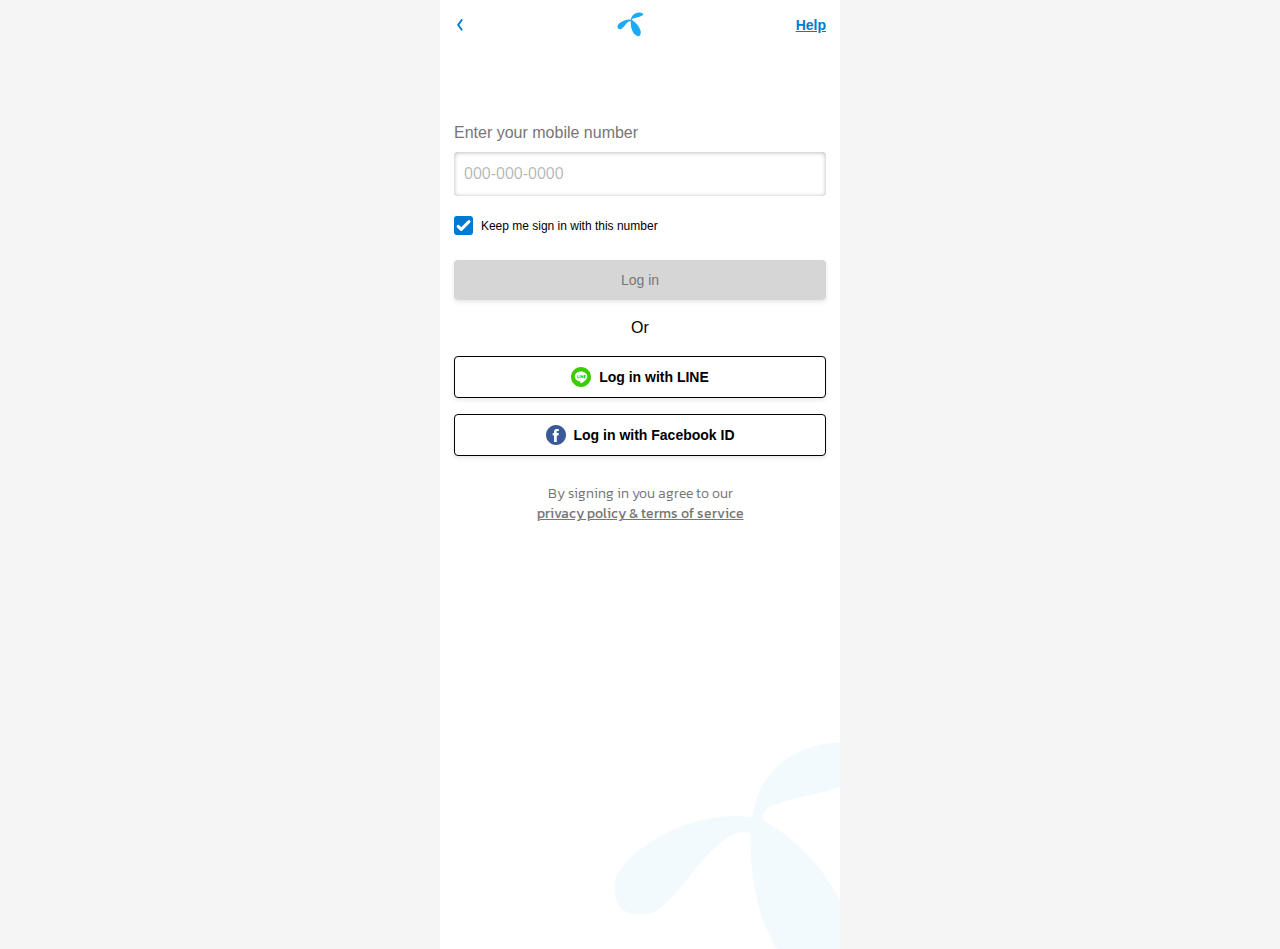
<file: login.html>
<!DOCTYPE html>
<html lang="en" class="notranslate" translate="no">
<head>
    <meta charset="UTF-8">
    <meta http-equiv="X-UA-Compatible" content="IE=edge">
    <meta name="viewport" content="width=device-width, initial-scale=1.0">
    <link rel="shortcut icon" href="./assets/favicon.ico" type="image/x-icon">
    <title>Log in. Check the expense and internet balance.</title>
    <link rel="stylesheet" href="https://cdn.jsdelivr.net/npm/swiper@8/swiper-bundle.min.css">
    <link rel="stylesheet" href="./css/style.css">
</head>
<body class="bg-[#F5F5F5] font-kantumruy">
    <!-- Header -->
    <div class="mx-w-400 bg-white mx-auto px-3.5">
        <div class="flex items-center justify-between py-3">
            <img src="./assets/angle.svg" class="block rotate-180 cursor-pointer" onclick="window.history.back(-1)" alt="Angle down">
            <div>
                <svg width="27" height="25" viewBox="0 0 28 25" fill="none" xmlns="http://www.w3.org/2000/svg"><path d="M23.1175 24.3922C24.5749 23.7019 25.0351 21.2474 24.2936 18.5884C23.6289 16.2107 22.0437 13.7562 20.9443 12.4523C19.7682 11.0461 18.8478 10.2279 18.0041 9.53763C17.5183 9.12855 16.8024 8.59164 15.8053 8.10586C15.1661 7.79905 15.4729 6.69966 16.5979 6.29058C17.2882 6.03491 18.1063 5.75367 19.5125 5.47243C21.2511 5.11449 22.913 4.62871 24.1147 4.19406C25.3163 3.75942 26.1856 3.32478 26.6202 2.9924C27.106 2.60889 27.2083 2.19982 27.2083 1.91858C27.2083 1.73961 27.106 1.45837 26.9015 1.25383C26.3901 0.742482 25.5976 0.205569 23.9868 0.0521658C23.2198 -0.0245365 22.3249 0.0265974 21.3278 0.231136C20.1773 0.461242 18.5921 1.17712 17.6717 1.81631C16.5723 2.58332 15.7542 3.70829 15.2172 4.75654C14.757 5.6514 14.5781 6.57182 14.5014 7.1343C14.4502 7.51781 14.3735 7.59451 13.9644 7.51781C12.277 7.211 9.64358 7.51781 7.13798 8.51493C5.52725 9.15412 3.91651 10.1257 2.86825 10.9694C1.92226 11.7364 1.38535 12.4779 0.950702 13.117C0.618328 13.6028 0.541626 14.1653 0.541626 14.8045C0.541626 15.6482 0.874001 16.5175 1.46205 16.901C2.58701 17.6425 4.22331 17.4379 5.14374 16.6709C5.80849 16.1084 6.54994 15.367 7.21469 14.5744C7.7516 13.9352 8.18624 13.296 8.51862 12.9125C9.33677 11.9665 10.6918 10.3813 12.0469 9.48649C12.8139 8.97515 14.3735 8.79617 14.2713 9.43536C14.1946 9.97227 14.2968 10.049 14.2713 10.6114C14.1946 12.1711 14.6036 15.2391 15.2939 17.3101C16.1121 19.739 17.1092 21.3241 18.362 22.6536C19.7427 24.111 21.7113 25.057 23.1175 24.3922Z" fill="#19AAF8"></path></svg>
            </div>
            <a href="#" class="text-primary text-sm font-bold leading-5 underline">Help</a> 
        </div>
    </div>
    <!-- Main -->
    <div class="mx-w-400 bg-white mx-auto px-3.5 pt-[4.5rem] min-h-screen relative">
        <div>
            <form action="" method="POST">
                <label for="phone-number" class="inline-block text-base text-[#767676] font-normal leading-[1.37rem] mb-2">
                    Enter your mobile number
                </label>
                <input type="tel" class="bg-white w-full p-2.5 border-0 rounded shadow-search placeholder:text-[#0000004c]" name="phone-number" id="phone-number" placeholder="000-000-0000">
                <p class="hidden text-[#d82730] text-sm font-light leading-5 mt-2 mb-4">Please enter a valid mobile number</p>
                <div class="flex items-center mt-5 mb-6">
                    <input type="checkbox" class="w-[1.18rem] h-[1.18rem] text-primary rounded-[3px] focus:outline-none focus:ring-0" name="keep-me-signin" id="keep-me-signin" checked>
                    <p class="text-xs text-black font-normal leading-[1.12rem] mt-[2px] ml-2">Keep me sign in with this number</p>
                </div>
                <button type="submit" class="block w-full bg-[#d6d6d6] text-[#767676] text-sm text-center font-normal leading-5 py-2.5 rounded btn-shadow">Log in</button>
            </form>
            <p class="text-center py-4">Or</p>
            <a href="#" class="flex items-center justify-center w-full bg-white mb-4 py-2.5 border border-black rounded btn-shadow">
                <svg width="20" height="20" viewBox="0 0 20 20" fill="none" xmlns="http://www.w3.org/2000/svg" class="mr-2"><path d="M10 20C15.5228 20 20 15.5228 20 10C20 4.47715 15.5228 0 10 0C4.47715 0 0 4.47715 0 10C0 15.5228 4.47715 20 10 20Z" fill="#39CD00"></path><path d="M16.25 9.77273C16.2411 9.89971 16.2248 10.0261 16.2011 10.1511C16.1221 10.63 15.9602 11.0915 15.7227 11.5148C15.6091 11.717 15.0625 12.4852 14.8955 12.6875C13.9716 13.8 12.4239 15.0841 9.8375 16.333C9.78294 16.3593 9.72233 16.3707 9.66193 16.3658C9.60153 16.361 9.54351 16.3401 9.49385 16.3054C9.44419 16.2706 9.40468 16.2233 9.3794 16.1682C9.35412 16.1132 9.34397 16.0523 9.35 15.992L9.48068 14.8182C9.49057 14.7284 9.46441 14.6383 9.40795 14.5678C9.35148 14.4973 9.26933 14.452 9.17954 14.442C8.31913 14.356 7.48098 14.117 6.70455 13.7364C4.93182 12.8602 3.75 11.2955 3.75 9.5125C3.75 6.76705 6.54773 4.54546 10 4.54546C11.7341 4.54546 13.3023 5.11364 14.4318 6.01477C15.4898 6.86137 16.167 8.01023 16.2398 9.28523C16.2519 9.44743 16.2553 9.61016 16.25 9.77273Z" fill="white"></path><path d="M8.27727 10.6125C8.3075 10.6421 8.33144 10.6774 8.34765 10.7165C8.36386 10.7556 8.372 10.7975 8.37159 10.8398C8.37174 10.8818 8.36359 10.9234 8.34761 10.9623C8.33163 11.0012 8.30813 11.0365 8.27847 11.0663C8.2488 11.0961 8.21355 11.1197 8.17473 11.1358C8.13592 11.1519 8.0943 11.1602 8.05227 11.1602H6.77386C6.68896 11.1599 6.60763 11.1261 6.5476 11.066C6.48756 11.006 6.45371 10.9247 6.45341 10.8398V8.425C6.45312 8.38273 6.46133 8.34084 6.47753 8.3018C6.49373 8.26276 6.5176 8.22737 6.54772 8.19773C6.59245 8.15286 6.64952 8.12231 6.71166 8.10997C6.77379 8.09763 6.8382 8.10405 6.89668 8.12841C6.95516 8.15278 7.00507 8.19399 7.04006 8.24681C7.07505 8.29962 7.09354 8.36165 7.09318 8.425V10.5193H8.05227C8.0941 10.519 8.13557 10.5271 8.17422 10.5431C8.21287 10.5591 8.24791 10.5827 8.27727 10.6125Z" fill="#00C200"></path><path d="M9.31817 8.35568V10.9091C9.31787 10.9753 9.29144 11.0387 9.24462 11.0855C9.1978 11.1324 9.13438 11.1588 9.06817 11.1591H8.92499C8.85868 11.1591 8.7951 11.1328 8.74821 11.0859C8.70133 11.039 8.67499 10.9754 8.67499 10.9091V8.35568C8.67499 8.28938 8.70133 8.22579 8.74821 8.17891C8.7951 8.13202 8.85868 8.10569 8.92499 8.10569H9.06476C9.09784 8.10539 9.13064 8.11162 9.1613 8.12404C9.19196 8.13645 9.21986 8.1548 9.24341 8.17803C9.26696 8.20126 9.28568 8.22891 9.29851 8.2594C9.31134 8.28989 9.31802 8.32261 9.31817 8.35568Z" fill="#00C200"></path><path d="M12.2864 8.425V10.8261C12.2864 10.9125 12.2529 10.9955 12.1929 11.0576C12.1329 11.1198 12.0511 11.1561 11.9648 11.1591C11.8839 11.1578 11.8064 11.1262 11.7477 11.0705C11.7364 11.0614 11.3068 10.5023 10.942 10.0318C10.6693 9.68068 10.433 9.37386 10.433 9.37386V10.8386C10.4332 10.9007 10.4153 10.9615 10.3815 11.0136C10.3477 11.0657 10.2994 11.1068 10.2426 11.1318C10.1858 11.1569 10.123 11.1649 10.0617 11.1548C10.0005 11.1447 9.94346 11.117 9.89772 11.075C9.86473 11.0451 9.83838 11.0086 9.82037 10.9679C9.80236 10.9272 9.7931 10.8832 9.79318 10.8386V8.43863C9.79212 8.35426 9.82347 8.2727 9.88077 8.21075C9.93806 8.14881 10.0169 8.1112 10.1011 8.10568C10.1488 8.1049 10.196 8.11469 10.2394 8.13434C10.2829 8.15398 10.3214 8.18301 10.3523 8.21932C10.3659 8.23523 11.0261 9.09432 11.3977 9.58295C11.5455 9.77386 11.6477 9.90795 11.6477 9.90795V8.43068C11.6483 8.34618 11.6822 8.2653 11.7419 8.20554C11.8017 8.14579 11.8825 8.11196 11.967 8.11136C12.0508 8.11135 12.1311 8.14421 12.1908 8.20287C12.2506 8.26153 12.2849 8.3413 12.2864 8.425Z" fill="#00C200"></path><path d="M13.4091 9.95114V10.5193H14.367C14.4106 10.5167 14.4543 10.5231 14.4954 10.538C14.5365 10.5529 14.5741 10.576 14.6059 10.606C14.6377 10.6359 14.663 10.6721 14.6803 10.7122C14.6976 10.7523 14.7066 10.7955 14.7066 10.8392C14.7066 10.8829 14.6976 10.9261 14.6803 10.9662C14.663 11.0063 14.6377 11.0425 14.6059 11.0725C14.5741 11.1024 14.5365 11.1256 14.4954 11.1405C14.4543 11.1554 14.4106 11.1617 14.367 11.1591H13.0852C13.0004 11.1588 12.9192 11.1249 12.8594 11.0648C12.7995 11.0048 12.7659 10.9234 12.7659 10.8386V8.425C12.7662 8.34041 12.7999 8.25936 12.8598 8.19954C12.9196 8.13972 13.0006 8.10599 13.0852 8.10569H14.3636C14.4072 8.10309 14.4509 8.10943 14.492 8.12433C14.5331 8.13923 14.5707 8.16237 14.6024 8.19233C14.6342 8.22229 14.6596 8.25843 14.6769 8.29854C14.6942 8.33866 14.7032 8.38188 14.7032 8.42557C14.7032 8.46926 14.6942 8.51249 14.6769 8.5526C14.6596 8.59271 14.6342 8.62885 14.6024 8.65881C14.5707 8.68877 14.5331 8.71191 14.492 8.72681C14.4509 8.74171 14.4072 8.74806 14.3636 8.74546H13.4091V9.31364H14.367C14.4517 9.31364 14.5329 9.34728 14.5928 9.40717C14.6527 9.46705 14.6864 9.54827 14.6864 9.63296C14.6864 9.71765 14.6527 9.79887 14.5928 9.85875C14.5329 9.91863 14.4517 9.95228 14.367 9.95228L13.4091 9.95114Z" fill="#00C200"></path></svg>
                <span class="text-black text-sm text-center font-bold leading-5">Log in with LINE</span>
            </a>
            <a href="#" class="flex items-center justify-center w-full bg-white mb-7 py-2.5 border border-black rounded btn-shadow">
                <svg width="20" height="20" viewBox="0 0 28 28" fill="none" xmlns="http://www.w3.org/2000/svg" class="mr-2"><path d="M14 28C21.732 28 28 21.732 28 14C28 6.26801 21.732 0 14 0C6.26801 0 0 6.26801 0 14C0 21.732 6.26801 28 14 28Z" fill="#3B5998"></path><path d="M17.5195 14.5479H15.0214V23.6999H11.2365V14.5479H9.4364V11.3316H11.2365V9.25022C11.2365 7.76182 11.9435 5.43115 15.0551 5.43115L17.8587 5.44288V8.56492H15.8245C15.4908 8.56492 15.0216 8.73163 15.0216 9.44163V11.3346H17.8502L17.5195 14.5479Z" fill="white"></path></svg>
                <span class="text-black text-sm text-center font-bold leading-5">Log in with Facebook ID</span>
            </a>
        </div>
        <div class="mt-auto">
            <p class="text-[#767676] text-sm text-center font-kanit font-light leading-5">
                By signing in you agree to our
            </p>
            <a href="#" class="block text-[#767676] text-sm text-center font-kanit font-normal leading-5 underline">privacy policy & terms of service</a>
        </div>
        <div class="absolute bottom-0 right-0 opacity-5 z-10">
            <div>
                <img src="./assets/dtaclogo.svg" class="" alt="dtac logo">
            </div>
        </div>
    </div>

    <!-- JS -->
    <script src="https://cdn.jsdelivr.net/npm/swiper@8/swiper-bundle.min.js"></script>
    <!-- <script src="./js/app.js"></script> -->
</body>
</html>
</file>
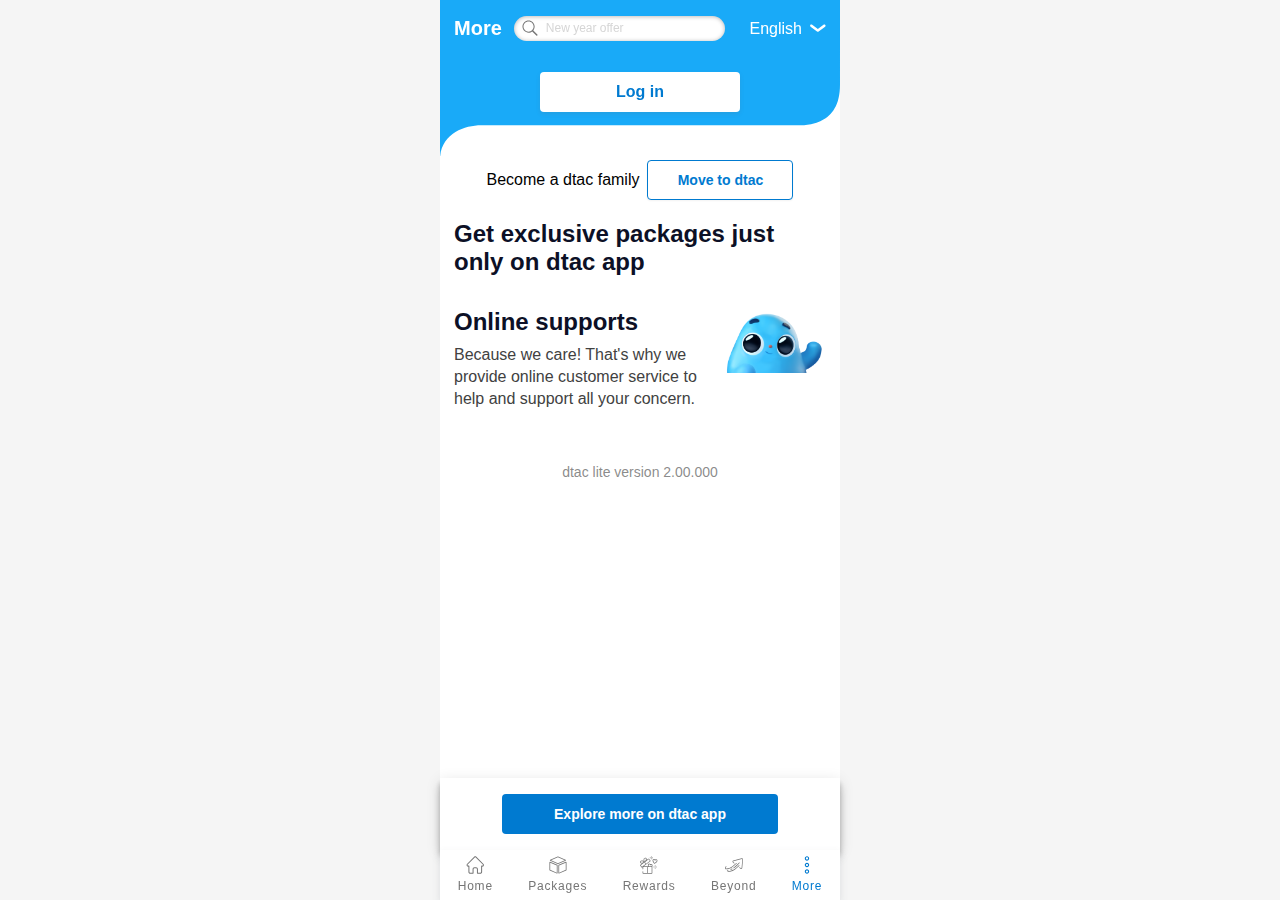
<file: more.html>
<!DOCTYPE html>
<html lang="en" class="notranslate" translate="no">
<head>
    <meta charset="UTF-8">
    <meta http-equiv="X-UA-Compatible" content="IE=edge">
    <meta name="viewport" content="width=device-width, initial-scale=1.0">
    <link rel="shortcut icon" href="./assets/favicon.ico" type="image/x-icon">
    <title>dtac internet add-on package The most valuable promotion | dtac</title>
    <link rel="stylesheet" href="https://cdn.jsdelivr.net/npm/swiper@8/swiper-bundle.min.css">
    <link rel="stylesheet" href="./css/style.css">
</head>
<body class="bg-[#F5F5F5] font-kantumruy">
    <!-- Header -->
    <div class="mx-w-400 bg-transparent mx-auto -mt-16 transition-500 top-header-packages">
        <div>
            <div class="bg-no-repeat bg-center bg-cover h-[13.75rem] px-3.5" style="background-image: url('./assets/bg-top.svg');">
                <div class="h-[11.56rem] flex flex-grow relative">
                    <div class="flex items-center w-full transition-500">
                        <div class="flex items-center w-9/12">
                            <div class="mr-3">
                                <h4 class="text-white text-xl font-bold leading-[26px]">More</h4>
                            </div>
                            <a href="offer.html" class="bg-white flex flex-grow flex-nowrap items-center mr-2 px-2 py-1 rounded-3xl space-x-2 shadow-search cursor-auto">
                                <div>
                                    <img src="./assets/search.svg" alt="Search">
                                </div>
                                <p class="text-xs text-[#d6d6d6] font-normal leading-[1.12rem] show-line-1">New year offer</p>
                            </a>
                        </div>
                        <div class="ml-auto">
                            <a href="#" class="text-white font-normal leading-[1.37rem] flex items-center" id="lang-btn">English <img src="./assets/angle-white.svg" class="rotate-90 ml-2" alt="Angle down"></a>
                        </div>
                    </div>
                    <div class="absolute top-[8.5rem] w-full">
                        <div class="flex justify-center items-center">
                            <a href="login.html" class="mn-w-90 w-200 h-40 bg-white text-[#007AD0] text-base text-center font-bold leading-5 flex items-center justify-center px-3 rounded btn-shadow">Log in</a>
                        </div>
                    </div>
                </div> 
            </div>
        </div>
    </div>
    <!-- Main -->
    <div class="mx-w-400 bg-white mx-auto pt-40 h-screen">
        <!-- Become a dtac family -->
        <div class="bg-white px-3.5 pb-36">
            <div class="mb-5">
                <div class="flex items-center justify-center gap-2 mb-3">
                    <h5 class="text-black text-base font-normal leading-[22px]">Become a dtac family</h5>
                    <a href="#" class="flex items-center justify-center bg-white mn-w-90 w-146 h-10 text-primary text-sm font-bold leading-5 px-3 border border-primary rounded shadow-sm">Move to dtac</a>
                </div>
            </div>
            <h2 class="text-2xl text-secondary font-bold leading-7 mb-8">
                Get exclusive packages just only on dtac app
            </h2>
            <div class="flex items-censter gap-4">
                <div>
                    <h2 class="text-2xl text-secondary font-bold leading-7 mb-2">Online supports</h2>
                    <p class="w-250 text-base text-[#414141] font-normal leading-[22px] mb-5">
                        Because we care! That's why we provide online customer service to help and support all your concern.
                    </p>
                </div>
                <div>
                    <img src="./assets/wave.png" class="block" alt="wave">
                </div>
            </div>
            <p class="text-[#767676d9] text-sm font-normal text-center leading-5 py-8">dtac lite version 2.00.000</p>
        </div>
    </div>
    <!-- Select language -->
    <div class="mx-w-400 mx-auto">
        <div class="flex items-center justify-center w-full fixed left-0 bottom-0 z-30">
            <div class="bg-transparent w-400 mx-w-400 lang-selection hidden">
                <div class="bg-[#1A1A1A] min-h-screen opacity-80 z-50"></div>
                <ul class="bg-white" id="menu">
                    <li class="bg-[#eaf3f5] text-lg text-primary py-3 pl-[4.5rem]">English</li>
                    <li class="text-lg text-secondary py-3 pl-[4.5rem]">ไทย</li>
                    <li class="text-lg text-secondary py-3 pl-[4.5rem]">မြန်မာဘာသာ</li>
                    <li class="text-lg text-secondary py-3 pl-[4.5rem]">ភាសាខ្មែរ</li>
                </ul>
            </div>
        </div>
    </div>
    <!-- Footer Menu -->
    <div class="mx-w-400 card-shadow">
        <div class="flex items-center justify-center w-full fixed bottom-[3.1rem] z-20">
            <div class="flex items-center justify-center bg-white w-400 mx-w-400 py-4 btn-shadow-2 z-20">
                <a class="mn-w-90 w-276 h-40 bg-primary text-white text-sm font-bold leading-5 flex items-center justify-center px-3 rounded" href="#">
                    Explore more on dtac app
                </a>
            </div>
        </div>
        <div class="flex items-center justify-center gap-4 w-full fixed bottom-0 z-20">
            <div class="flex items-center justify-center w-400 mx-w-400 bg-white card-shadow z-20">
                <a href="index.html" class="h-50 flex flex-grow items-center justify-center">
                    <div class="flex flex-col items-center justify-center tracking-wider">
                        <div>
                            <svg width="18" height="18" viewBox="0 0 33 33" fill="none" xmlns="http://www.w3.org/2000/svg">
                                <path d="M32.1096 14.493L19.0429 1.42633C18.4829 0.866331 17.7629 0.572998 16.9629 0.572998C16.1629 0.572998 15.4429 0.866331 14.8829 1.42633L1.84291 14.493C1.84291 14.493 1.84291 14.493 1.84291 14.5197C0.696243 15.6663 0.696243 17.533 1.84291 18.6797C2.37624 19.213 3.06958 19.5063 3.78958 19.533C3.81624 19.533 3.84291 19.533 3.86958 19.533H4.40291V29.133C4.40291 31.0263 5.94958 32.573 7.84291 32.573H12.9629C13.4696 32.573 13.8962 32.1463 13.8962 31.6397V24.093C13.8962 23.213 14.5896 22.5197 15.4696 22.5197H18.4829C19.3629 22.5197 20.0562 23.213 20.0562 24.093V31.613C20.0562 32.1197 20.4829 32.5463 20.9896 32.5463H26.1096C28.0029 32.5463 29.5496 30.9997 29.5496 29.1063V19.5063H30.0296C30.8029 19.5063 31.5496 19.213 32.1096 18.653C33.2562 17.5063 33.2562 15.6397 32.1096 14.493ZM30.7762 17.3197C30.5629 17.533 30.2962 17.6397 30.0296 17.6397H28.6162C28.1096 17.6397 27.6829 18.0663 27.6829 18.573V29.1063C27.6829 29.9863 26.9896 30.6797 26.1096 30.6797H21.9229V24.093C21.9229 22.1997 20.3762 20.653 18.4829 20.653H15.4696C13.5762 20.653 12.0296 22.1997 12.0296 24.093V30.6797H7.84291C6.96291 30.6797 6.26958 29.9863 6.26958 29.1063V18.573C6.26958 18.0663 5.84291 17.6397 5.33624 17.6397H3.92291C3.89624 17.6397 3.89624 17.6397 3.86958 17.6397C3.60291 17.6397 3.33624 17.533 3.12291 17.3197C2.69624 16.893 2.69624 16.2263 3.12291 15.7997L16.1629 2.75966C16.4029 2.54633 16.6696 2.43966 16.9629 2.43966C17.2562 2.43966 17.5229 2.54633 17.7096 2.75966L30.7496 15.7997C31.2029 16.2263 31.2029 16.9197 30.7762 17.3197Z" fill="#767676"></path>
                            </svg>
                        </div>
                        <p class="text-[#767676] text-xs font-normal leading-4 mt-1">Home</p>
                    </div>
                </a>
                <a href="packages.html" class="h-50 flex flex-grow items-center justify-center">
                    <div class="flex flex-col items-center justify-center tracking-wider">
                        <div>
                            <svg width="18" height="18" viewBox="0 0 28 28" fill="none" xmlns="http://www.w3.org/2000/svg"><path fill-rule="evenodd" clip-rule="evenodd" d="M1.4927 8.85798C1.60151 8.85798 1.7133 8.88026 1.82212 8.92631L12.8733 13.6961C13.1789 13.8283 13.3772 14.1283 13.3757 14.4596L13.3473 26.5838C13.3459 27.0606 12.9509 27.4126 12.5126 27.4126C12.4038 27.4112 12.292 27.3904 12.1832 27.3428L1.13198 22.5731C0.826405 22.4409 0.628156 22.1408 0.629647 21.8096L0.657968 9.68686C0.659459 9.20854 1.05446 8.85649 1.4927 8.85798ZM1.90704 10.3196L1.88021 21.5392L12.0997 25.9494L12.125 14.7314L1.90704 10.3196ZM13.8739 0.746094C13.9887 0.746094 14.1034 0.768375 14.2122 0.81591L25.8627 5.93474C26.523 6.22589 26.526 7.15875 25.8672 7.45287L14.2406 12.6252C14.1317 12.6727 14.017 12.6965 13.9022 12.698C13.7874 12.698 13.6712 12.6742 13.5638 12.6267L1.91339 7.50931C1.25157 7.21817 1.25008 6.28531 1.90892 5.99119L13.537 0.817395C13.6443 0.769861 13.7591 0.746094 13.8739 0.746094ZM13.8767 2.02947L3.27559 6.74723L13.899 11.413L24.5001 6.69673L13.8767 2.02947ZM26.4331 8.85798C26.8729 8.85649 27.2664 9.20854 27.2679 9.68686L27.2962 21.8096C27.2977 22.1408 27.0994 22.4409 26.7953 22.5731L15.7441 27.3428C15.6338 27.3904 15.522 27.4112 15.4132 27.4126C14.9735 27.4126 14.58 27.0606 14.5785 26.5838L14.5502 14.4596C14.5502 14.1283 14.7469 13.8283 15.0525 13.6961L26.1037 8.92631C26.2125 8.88026 26.3243 8.85798 26.4331 8.85798ZM26.0204 10.3196L15.801 14.7314L15.8278 25.9494L26.0473 21.5392L26.0204 10.3196Z" fill="#767676"></path></svg>
                        </div>
                        <p class="text-[#767676] text-xs font-normal leading-4 mt-1">Packages</p>
                    </div>
                </a>
                <a href="rewards.html" class="h-50 flex flex-grow items-center justify-center">
                    <div class="flex flex-col items-center justify-center tracking-wider">
                        <div>
                            <svg width="18" height="18" viewBox="0 0 31 31" fill="none" xmlns="http://www.w3.org/2000/svg"><path d="M4.98891 26.4236C4.82514 26.4261 4.66893 26.4929 4.55401 26.6096C4.43909 26.7264 4.37469 26.8836 4.37471 27.0474V29.2643C4.37471 29.5901 4.50413 29.9025 4.7345 30.1329C4.96487 30.3633 5.27732 30.4927 5.60312 30.4927H20.0561C20.3819 30.4927 20.6943 30.3633 20.9247 30.1329C21.1551 29.9025 21.2845 29.5901 21.2845 29.2643V17.4792C21.4745 17.1191 21.5888 16.7239 21.6204 16.318C21.6382 15.7743 21.4728 15.2403 21.1509 14.8018C20.829 14.3632 20.3691 14.0455 19.845 13.8996C19.5269 13.8311 19.1978 13.8316 18.8799 13.9011C18.562 13.9706 18.2628 14.1076 18.0024 14.3027L17.9064 14.3698L17.8392 14.2739C17.6806 13.9842 17.4597 13.7333 17.1926 13.5392C16.9254 13.345 16.6186 13.2125 16.2941 13.151C15.7552 13.0808 15.2084 13.1941 14.7418 13.4726C14.2751 13.7512 13.916 14.1788 13.7221 14.6865C13.5687 15.1401 13.5167 15.6219 13.5697 16.0978C13.6228 16.5737 13.7796 17.0322 14.0292 17.4409V17.4984L13.962 17.6232H6.75475L7.04266 17.4121L18.559 8.63087L15.8143 5.03202C15.7166 4.90307 15.5941 4.79501 15.454 4.71424C15.3139 4.63347 15.159 4.58162 14.9985 4.56177C14.8397 4.53776 14.6777 4.54667 14.5225 4.58794C14.3673 4.62922 14.2223 4.70198 14.0964 4.8017L11.3805 6.86504L11.4956 6.53874C11.6679 6.02294 11.6946 5.4696 11.5727 4.93963C11.4508 4.40965 11.185 3.92358 10.8047 3.5349C10.3796 3.18915 9.8457 3.0055 9.29794 3.01667C8.86193 3.02446 8.43188 3.11931 8.03305 3.29566C7.63422 3.472 7.27465 3.72627 6.97548 4.04354C6.01579 5.0992 6.10216 6.6635 6.2845 7.74795C6.2845 8.00707 6.37087 8.25659 6.41886 8.49651L6.47644 8.74603L6.20772 8.64047C5.98699 8.5253 5.75667 8.41014 5.51675 8.30458C4.76857 7.93342 3.95172 7.72104 3.11751 7.68078C2.64736 7.67426 2.18277 7.783 1.76435 7.99747C1.12488 8.2975 0.618016 8.82213 0.340197 9.47155C0.0623786 10.121 0.0329918 10.8499 0.257628 11.5195C0.531375 11.9921 0.931451 12.3789 1.41291 12.6366C1.89438 12.8943 2.43815 13.0126 2.98316 12.9783H3.31905L0.59352 15.08C0.335813 15.2777 0.166901 15.5695 0.123737 15.8914C0.0805732 16.2133 0.16667 16.5392 0.363194 16.7979L3.11751 20.4063L4.37471 19.4466V22.5944C4.39354 22.7453 4.46683 22.8841 4.58082 22.9848C4.69481 23.0854 4.84164 23.141 4.99371 23.141C5.14578 23.141 5.29261 23.0854 5.4066 22.9848C5.52059 22.8841 5.59389 22.7453 5.61271 22.5944V18.8804H12.2058V29.2547H5.61271V27.0474C5.61271 26.8819 5.54699 26.7233 5.43001 26.6063C5.31302 26.4893 5.15436 26.4236 4.98891 26.4236ZM20.0369 29.2547H13.415V18.8804H20.0369V29.2547ZM26.0734 19.8977C25.9385 19.8977 25.8091 19.9513 25.7137 20.0466C25.6183 20.142 25.5647 20.2714 25.5647 20.4063V21.6155C25.5547 21.6888 25.5605 21.7634 25.5817 21.8343C25.6029 21.9052 25.639 21.9708 25.6876 22.0265C25.7363 22.0823 25.7963 22.127 25.8637 22.1576C25.931 22.1883 26.0042 22.2041 26.0782 22.2041C26.1522 22.2041 26.2253 22.1883 26.2927 22.1576C26.36 22.127 26.4201 22.0823 26.4687 22.0265C26.5173 21.9708 26.5535 21.9052 26.5747 21.8343C26.5959 21.7634 26.6016 21.6888 26.5916 21.6155V20.4063C26.5891 20.2705 26.5334 20.1412 26.4365 20.046C26.3395 19.9509 26.2092 19.8976 26.0734 19.8977ZM27.4361 18.5349C27.312 18.5519 27.1983 18.6133 27.116 18.7077C27.0336 18.8021 26.9883 18.9231 26.9883 19.0483C26.9883 19.1736 27.0336 19.2946 27.116 19.389C27.1983 19.4834 27.312 19.5448 27.4361 19.5618H28.6453C28.7187 19.5718 28.7933 19.566 28.8642 19.5448C28.9351 19.5236 29.0006 19.4875 29.0564 19.4389C29.1121 19.3902 29.1568 19.3302 29.1875 19.2628C29.2181 19.1955 29.2339 19.1223 29.2339 19.0483C29.2339 18.9743 29.2181 18.9012 29.1875 18.8338C29.1568 18.7665 29.1121 18.7064 29.0564 18.6578C29.0006 18.6092 28.9351 18.573 28.8642 18.5518C28.7933 18.5306 28.7187 18.5249 28.6453 18.5349H27.4361ZM23.511 18.5349C23.4377 18.5249 23.3631 18.5306 23.2922 18.5518C23.2213 18.573 23.1557 18.6092 23.1 18.6578C23.0442 18.7064 22.9995 18.7665 22.9689 18.8338C22.9382 18.9012 22.9224 18.9743 22.9224 19.0483C22.9224 19.1223 22.9382 19.1955 22.9689 19.2628C22.9995 19.3302 23.0442 19.3902 23.1 19.4389C23.1557 19.4875 23.2213 19.5236 23.2922 19.5448C23.3631 19.566 23.4377 19.5718 23.511 19.5618H24.7106C24.7839 19.5718 24.8585 19.566 24.9294 19.5448C25.0003 19.5236 25.0659 19.4875 25.1216 19.4389C25.1774 19.3902 25.2221 19.3302 25.2527 19.2628C25.2833 19.1955 25.2992 19.1223 25.2992 19.0483C25.2992 18.9743 25.2833 18.9012 25.2527 18.8338C25.2221 18.7665 25.1774 18.7064 25.1216 18.6578C25.0659 18.6092 25.0003 18.573 24.9294 18.5518C24.8585 18.5306 24.7839 18.5249 24.7106 18.5349H23.511ZM3.35744 18.6693L1.36127 16.0589L1.45724 15.9821L7.59928 11.3276L9.57625 13.9188L3.35744 18.6693ZM26.083 15.9629C25.9481 15.9629 25.8187 16.0165 25.7233 16.1119C25.6279 16.2073 25.5743 16.3367 25.5743 16.4716V17.6808C25.5643 17.7541 25.5701 17.8287 25.5913 17.8996C25.6125 17.9705 25.6486 18.036 25.6972 18.0918C25.7459 18.1476 25.8059 18.1923 25.8733 18.2229C25.9406 18.2535 26.0138 18.2694 26.0878 18.2694C26.1618 18.2694 26.2349 18.2535 26.3023 18.2229C26.3696 18.1923 26.4297 18.1476 26.4783 18.0918C26.5269 18.036 26.5631 17.9705 26.5843 17.8996C26.6055 17.8287 26.6112 17.7541 26.6012 17.6808V16.4716C26.6 16.4035 26.5853 16.3364 26.5581 16.274C26.5309 16.2116 26.4917 16.1551 26.4427 16.1079C26.3936 16.0607 26.3358 16.0236 26.2724 15.9987C26.2091 15.9738 26.1414 15.9617 26.0734 15.9629H26.083ZM19.5762 17.6328H15.5167V17.5752C15.3632 17.2777 15.2096 16.9706 15.0465 16.6155C14.8078 16.1425 14.7631 15.5951 14.9217 15.0896C15.0263 14.8671 15.1963 14.6818 15.4089 14.5583C15.6215 14.4349 15.8667 14.3792 16.1118 14.3986C16.7164 14.4946 17.0139 15.3583 17.0714 15.6078C17.1027 15.716 17.1631 15.8135 17.246 15.8897C17.329 15.9658 17.4313 16.0177 17.5417 16.0397C17.6507 16.0639 17.7643 16.0569 17.8695 16.0196C17.9747 15.9822 18.0673 15.916 18.1367 15.8286C18.4246 15.5023 18.9716 14.9648 19.5187 15.0992C19.7643 15.1721 19.9796 15.323 20.1319 15.529C20.2843 15.735 20.3655 15.985 20.3632 16.2412C20.3402 16.5039 20.2657 16.7595 20.1438 16.9933C20.0219 17.2272 19.8552 17.4347 19.653 17.604L19.5762 17.6328ZM24.4707 13.1606C24.5669 13.2723 24.6985 13.3475 24.8435 13.3737C24.9885 13.3999 25.1381 13.3755 25.2672 13.3046C26.5811 12.5281 27.8043 11.6075 28.9141 10.5599C29.2481 10.2643 29.5196 9.90482 29.7124 9.50264C29.9053 9.10046 30.0156 8.66372 30.0369 8.2182C30.0426 7.64962 29.8562 7.09576 29.5079 6.64637C29.1595 6.19697 28.6696 5.87837 28.1175 5.7422C27.7819 5.67725 27.4362 5.68656 27.1047 5.76945C26.7731 5.85235 26.4637 6.00683 26.1981 6.22204L26.0926 6.29882L26.0254 6.19325C25.8526 5.89583 25.6156 5.64071 25.3317 5.44647C25.0478 5.25223 24.7241 5.12376 24.3843 5.07041C23.825 5.0149 23.2631 5.14695 22.7871 5.44578C22.311 5.74461 21.9479 6.19324 21.7548 6.72108C21.6195 7.14669 21.5701 7.59496 21.6097 8.0398C21.6492 8.48464 21.7768 8.91718 21.9851 9.31225C22.6646 10.6802 23.4951 11.9678 24.4611 13.151L24.4707 13.1606ZM10.5935 13.1606L8.61655 10.5599L14.8642 5.76139L16.8507 8.37175L16.7547 8.43893L10.5935 13.1606ZM25.0945 11.9514L25.0273 11.865C24.2902 10.8885 23.6476 9.84411 23.1079 8.74603C22.8364 8.24314 22.7743 7.65338 22.9352 7.10496C23.0382 6.84822 23.2201 6.63085 23.4547 6.48423C23.6893 6.33761 23.9644 6.26932 24.2404 6.28922C24.9025 6.37559 25.2 7.24891 25.3344 7.56561C25.3681 7.6715 25.4294 7.76647 25.5121 7.84071C25.5948 7.91494 25.6958 7.96575 25.8047 7.98788C25.9159 8.00648 26.0301 7.99592 26.1361 7.95724C26.242 7.91855 26.3362 7.85306 26.4093 7.76715C26.7548 7.32569 27.321 6.80745 27.868 6.94181C28.1404 7.01324 28.3818 7.17212 28.5552 7.39403C28.7286 7.61594 28.8243 7.88863 28.8277 8.17022C28.7714 8.72542 28.5033 9.23756 28.0791 9.60016C27.1914 10.4395 26.2276 11.1945 25.2 11.8554L25.0945 11.9514ZM3.1463 11.7595C2.8161 11.7981 2.48152 11.7503 2.17534 11.6208C1.86916 11.4912 1.60187 11.2844 1.39966 11.0205C1.31618 10.6391 1.36588 10.2406 1.5405 9.89131C1.71512 9.54207 2.00412 9.26319 2.35936 9.10112C2.601 8.98241 2.86753 8.92318 3.13671 8.92838C3.805 8.96933 4.458 9.14564 5.05609 9.44661C5.6024 9.69074 6.1259 9.983 6.62039 10.3199L6.76435 10.4255L6.6108 10.5215C5.86137 10.9926 5.05519 11.3666 4.21156 11.6347C3.86193 11.7319 3.4993 11.774 3.13671 11.7595H3.1463ZM7.94477 9.45621L7.87759 9.29306C7.68549 8.72447 7.54418 8.13997 7.45532 7.54642C7.32682 7.10196 7.29374 6.63537 7.35824 6.17723C7.42275 5.71909 7.58338 5.27976 7.82961 4.88807C8.01293 4.6941 8.23279 4.53828 8.47655 4.42958C8.7203 4.32088 8.98314 4.26144 9.24995 4.25467C9.50591 4.24896 9.75624 4.33015 9.96012 4.485C10.5743 4.99364 10.3632 6.45237 9.78738 7.31609C9.30387 8.06188 8.72652 8.74243 8.06953 9.34104L7.94477 9.45621ZM19.3939 3.91878C19.259 3.91878 19.1296 3.97237 19.0342 4.06776C18.9389 4.16314 18.8853 4.29252 18.8853 4.42742V5.48308C18.9023 5.60717 18.9636 5.72091 19.058 5.80325C19.1524 5.88559 19.2734 5.93095 19.3987 5.93095C19.524 5.93095 19.645 5.88559 19.7394 5.80325C19.8338 5.72091 19.8951 5.60717 19.9121 5.48308V4.42742C19.9096 4.29164 19.8539 4.16228 19.757 4.06716C19.6601 3.97204 19.5297 3.91876 19.3939 3.91878ZM20.5839 2.72876C20.5106 2.71871 20.436 2.72448 20.3651 2.74568C20.2942 2.76688 20.2287 2.80302 20.1729 2.85167C20.1171 2.90031 20.0724 2.96033 20.0418 3.02769C20.0112 3.09506 19.9953 3.1682 19.9953 3.2422C19.9953 3.3162 20.0112 3.38934 20.0418 3.4567C20.0724 3.52406 20.1171 3.58408 20.1729 3.63273C20.2287 3.68137 20.2942 3.71751 20.3651 3.73871C20.436 3.75991 20.5106 3.76568 20.5839 3.75563H21.63C21.7033 3.76568 21.7779 3.75991 21.8488 3.73871C21.9197 3.71751 21.9852 3.68137 22.041 3.63273C22.0968 3.58408 22.1415 3.52406 22.1721 3.4567C22.2027 3.38934 22.2186 3.3162 22.2186 3.2422C22.2186 3.1682 22.2027 3.09506 22.1721 3.02769C22.1415 2.96033 22.0968 2.90031 22.041 2.85167C21.9852 2.80302 21.9197 2.76688 21.8488 2.74568C21.7779 2.72448 21.7033 2.71871 21.63 2.72876H20.5839ZM17.1578 2.72876C17.0337 2.74577 16.92 2.80714 16.8376 2.90153C16.7553 2.99592 16.7099 3.11694 16.7099 3.2422C16.7099 3.36745 16.7553 3.48847 16.8376 3.58286C16.92 3.67725 17.0337 3.73863 17.1578 3.75563H18.2135C18.3376 3.73863 18.4513 3.67725 18.5337 3.58286C18.616 3.48847 18.6614 3.36745 18.6614 3.2422C18.6614 3.11694 18.616 2.99592 18.5337 2.90153C18.4513 2.80714 18.3376 2.74577 18.2135 2.72876H17.1578ZM19.3939 0.492676C19.2581 0.495191 19.1288 0.550898 19.0336 0.647815C18.9385 0.744731 18.8852 0.875112 18.8853 1.01091V2.05698C18.8752 2.13029 18.881 2.2049 18.9022 2.2758C18.9234 2.3467 18.9595 2.41223 19.0082 2.468C19.0568 2.52376 19.1168 2.56846 19.1842 2.59909C19.2516 2.62972 19.3247 2.64557 19.3987 2.64557C19.4727 2.64557 19.5458 2.62972 19.6132 2.59909C19.6806 2.56846 19.7406 2.52376 19.7892 2.468C19.8379 2.41223 19.874 2.3467 19.8952 2.2758C19.9164 2.2049 19.9222 2.13029 19.9121 2.05698V1.01091C19.9121 0.873466 19.8575 0.741651 19.7604 0.644463C19.6632 0.547275 19.5313 0.492676 19.3939 0.492676Z" fill="#767676"></path></svg>
                        </div>
                        <p class="text-[#767676] text-xs font-normal leading-4 mt-1">Rewards</p>
                    </div>
                </a>
                <a href="beyond.html" class="h-50 flex flex-grow items-center justify-center">
                    <div class="flex flex-col items-center justify-center tracking-wider">
                        <div>
                            <svg xmlns="http://www.w3.org/2000/svg" viewBox="0 0 720 720" width="18" height="18" fill="#767676">
                                <g><g><path d="m177.4 629.7c-38 0-70.7-11.4-97.7-34.1c-5.8-4.8-6.5-13.5-1.7-19.2c4.9-5.8 13.5-6.5 19.3-1.7c74.4 62.7 193.8 6.4 280.9-51.9c97.4-65.2 177.2-147.7 178-148.5c5.2-5.4 13.8-5.6 19.3-0.4c5.4 5.3 5.6 13.9 0.3 19.3c-3.3 3.5-82.3 85.2-182.1 152.1c-59.3 39.7-113.5 65.7-161.2 77.3q-29.1 7.1-55.1 7.1z"></path><path d="m231 556.2c-5.4 0-10.5-3.2-12.6-8.5c-2.9-7 0.5-15 7.4-17.8c17.2-7 35.3-15.8 53.8-26c6.6-3.6 14.9-1.2 18.5 5.4c3.7 6.5 1.3 14.8-5.3 18.5c-19.4 10.7-38.5 19.9-56.7 27.3c-1.6 0.7-3.4 1.1-5.1 1.1z"></path><path d="m343 494.5c-4.4 0-8.7-2.1-11.3-6c-4.3-6.3-2.6-14.8 3.6-19c102-69.1 192-162.5 229-206.7c4.9-5.8 13.5-6.5 19.2-1.7c5.8 4.8 6.6 13.4 1.7 19.2c-37.9 45.3-130.1 141-234.6 211.8c-2.3 1.6-5 2.4-7.6 2.4z"></path><path d="m66.5 531.9q-7.8 0-15.3-0.5c-24.1-1.7-40-10.3-47.2-25.6c-10.3-21.8-0.7-52.7 29.2-94.5c4.4-6.1 12.9-7.5 19.1-3.1c6.1 4.4 7.5 12.9 3.1 19c-32.6 45.6-28.7 62.8-26.7 67c3.3 7.1 15.1 9.3 24.4 9.9c146 10.2 325.5-150.3 395.9-219.7c5.4-5.3 14-5.3 19.3 0.1c5.3 5.4 5.2 14-0.1 19.3c-41.4 40.8-106.1 99.4-179.6 147.1c-82.9 53.8-157.6 81-222.1 81z"></path></g><path d="m646.2 522.2c-10 0-20-3.5-28-10.3l-45.8-38.4c-5.8-4.8-6.5-13.4-1.7-19.2c4.8-5.8 13.5-6.5 19.2-1.7l45.8 38.4c4.8 4 11.1 5 16.8 2.6c5.8-2.4 9.5-7.5 10.1-13.7l30.1-343.8c0.4-5.4-1.7-10.5-5.8-14c-4.2-3.5-9.6-4.7-14.8-3.3l-333.4 89.4c-6 1.6-10.4 6.2-11.7 12.2c-1.4 6.1 0.7 12.1 5.4 16.1l46 38.6c5.8 4.8 6.5 13.5 1.7 19.2c-4.9 5.8-13.5 6.5-19.2 1.7l-46-38.6c-12.5-10.5-18.1-26.9-14.6-42.9c3.6-15.9 15.6-28.5 31.4-32.7l333.3-89.3c13.8-3.7 28.5-0.4 39.4 8.7c10.9 9.2 16.7 23.1 15.4 37.3l-30 343.8c-1.5 16.3-11.7 30.3-26.8 36.5c-5.4 2.3-11.1 3.4-16.8 3.4z"></path></g>
                            </svg>
                        </div>
                        <p class="text-[#767676] text-xs font-normal leading-4 mt-1">Beyond</p>
                    </div>
                </a>
                <a href="more.html" class="h-50 flex flex-grow items-center justify-center active-link">
                    <div class="flex flex-col items-center justify-center tracking-wider">
                        <div>
                            <svg width="18" height="18" viewBox="0 0 8 26" fill="none" xmlns="http://www.w3.org/2000/svg">
                                <path d="M3.96057 6.69946C5.70372 6.69946 7.11084 5.29234 7.11084 3.54919C7.11084 1.80605 5.70372 0.398926 3.96057 0.398926C2.21742 0.398926 0.810303 1.80605 0.810303 3.54919C0.810303 5.29234 2.21742 6.69946 3.96057 6.69946ZM3.96057 1.97406C4.82164 1.97406 5.53571 2.68812 5.53571 3.54919C5.53571 4.41027 4.82164 5.12433 3.96057 5.12433C3.0995 5.12433 2.38544 4.41027 2.38544 3.54919C2.38544 2.68812 3.0995 1.97406 3.96057 1.97406Z" fill="#767676"></path><path d="M3.96057 9.84961C2.21742 9.84961 0.810303 11.2567 0.810303 12.9999C0.810303 14.743 2.21742 16.1501 3.96057 16.1501C5.70372 16.1501 7.11084 14.743 7.11084 12.9999C7.11084 11.2567 5.70372 9.84961 3.96057 9.84961ZM3.96057 14.575C3.0995 14.575 2.38544 13.861 2.38544 12.9999C2.38544 12.1388 3.0995 11.4247 3.96057 11.4247C4.82164 11.4247 5.53571 12.1388 5.53571 12.9999C5.53571 13.861 4.82164 14.575 3.96057 14.575Z" fill="#767676"></path><path d="M3.96057 19.3005C2.21742 19.3005 0.810303 20.7077 0.810303 22.4508C0.810303 24.194 2.21742 25.6011 3.96057 25.6011C5.70372 25.6011 7.11084 24.194 7.11084 22.4508C7.11084 20.7077 5.70372 19.3005 3.96057 19.3005ZM3.96057 24.0259C3.0995 24.0259 2.38544 23.3119 2.38544 22.4508C2.38544 21.5897 3.0995 20.8757 3.96057 20.8757C4.82164 20.8757 5.53571 21.5897 5.53571 22.4508C5.53571 23.3119 4.82164 24.0259 3.96057 24.0259Z" fill="#767676"></path>
                            </svg>
                        </div>
                        <p class="text-[#767676] text-xs font-normal leading-4 mt-1">More</p>
                    </div>
                </a>
            </div>
        </div>
    </div>

    <!-- JS -->
    <script src="https://cdn.jsdelivr.net/npm/swiper@8/swiper-bundle.min.js"></script>
    <script src="./js/app.js"></script>
</body>
</html>
</file>
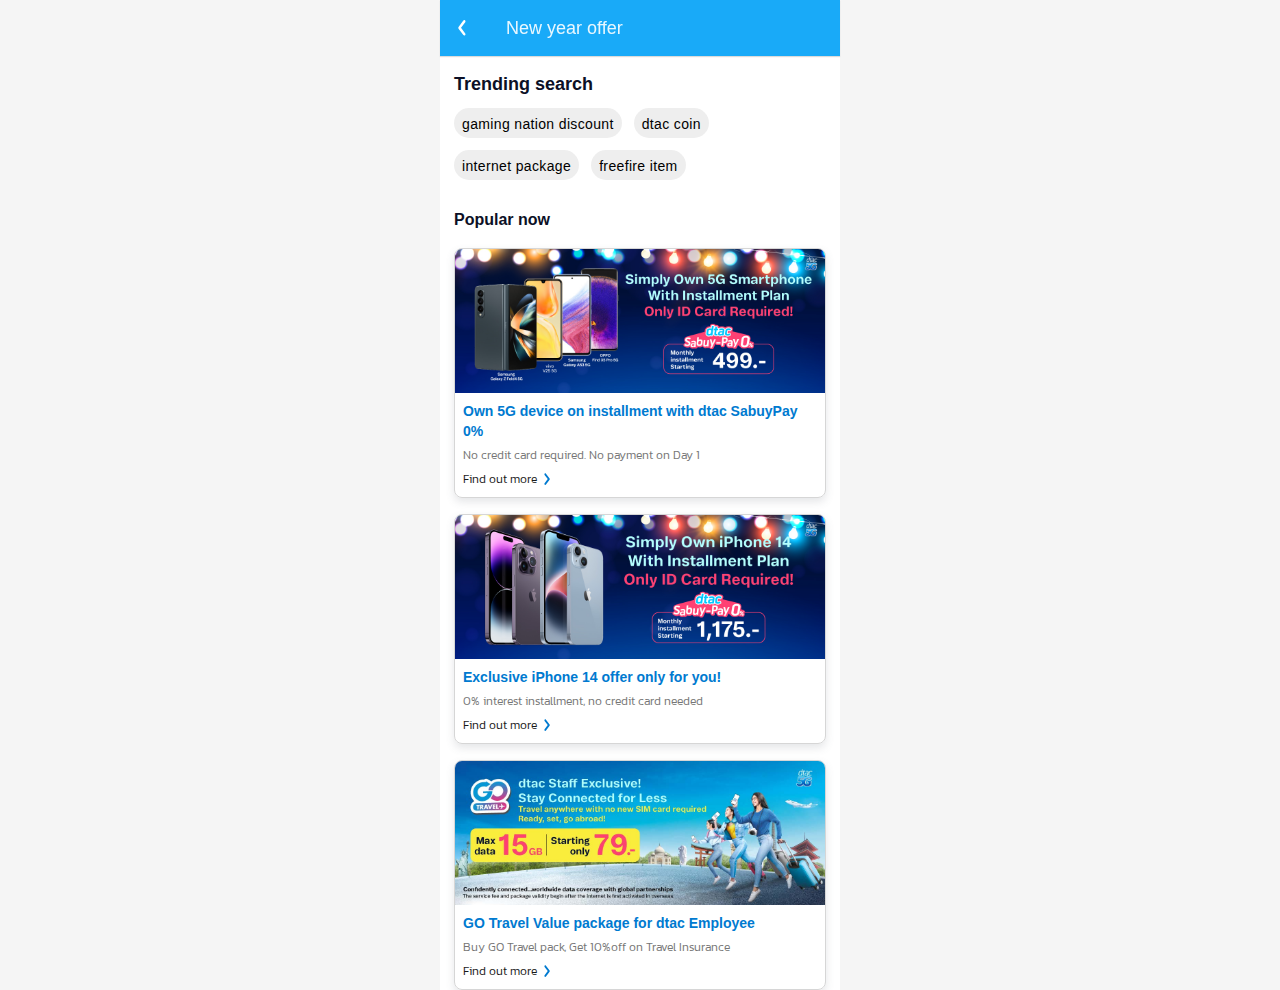
<file: offer.html>
<!DOCTYPE html>
<html lang="en" class="notranslate" translate="no">
<head>
    <meta charset="UTF-8">
    <meta http-equiv="X-UA-Compatible" content="IE=edge">
    <meta name="viewport" content="width=device-width, initial-scale=1.0">
    <link rel="shortcut icon" href="./assets/favicon.ico" type="image/x-icon">
    <title>dtac app lite</title>
    <link rel="stylesheet" href="https://cdn.jsdelivr.net/npm/swiper@8/swiper-bundle.min.css">
    <link rel="stylesheet" href="./css/style.css">
</head>
<body class="bg-[#F5F5F5] font-kantumruy">
    <!-- Header -->
    <div class="mx-w-400 bg-[#19aaf8] mx-auto px-3.5 shadow-search2 top-header-packages">
        <div class="flex items-center py-2">
            <img src="./assets/angle-white.svg" class="block mr-6 rotate-180 cursor-pointer" onclick="window.history.back(-1)" alt="Angle down">
            <form class="flex items-center justify-between w-full" action="" method="POST">
                <input type="text" class="bg-transparent text-white text-lg leading-[1.5rem] border-0 outline-none focus:ring-0 placeholder:bg-[#19aaf8] placeholder:text-white placeholder:opacity-90 focus:placeholder:bg-transparent placeholder:text-lg placeholder:leading-[1.5rem]" name="search" id="search-input" placeholder="New year offer" autofocus>
                <button type="button" class="clear-input hidden cursor-pointer">
                    <svg width="16" height="16" viewBox="0 0 27 28" fill="none" xmlns="http://www.w3.org/2000/svg"><path d="M0.473539 25.6181C0.0281677 26.0634 0.011038 26.8 0.473539 27.2454C0.93604 27.7079 1.67262 27.7079 2.11799 27.2454L13.475 15.9055L24.8148 27.2454C25.2602 27.7079 26.0139 27.7079 26.4592 27.2454C26.9046 26.8 26.9046 26.0634 26.4592 25.6181L15.1023 14.2611L26.4592 2.90412C26.9046 2.45875 26.9217 1.70504 26.4592 1.25967C25.9967 0.814301 25.2602 0.814301 24.8148 1.25967L13.475 12.6166L2.11799 1.25967C1.67262 0.814301 0.91891 0.797171 0.473539 1.25967C0.0281677 1.72217 0.0281677 2.45875 0.473539 2.90412L11.8305 14.2611L0.473539 25.6181Z" fill="#FFF"></path></svg>
                </button>
            </form>
        </div>
    </div>
    <!-- Main -->
    <div class="mx-w-400 bg-white mx-auto px-3.5 pt-[4.5rem] pb-4 min-h-screen">
        <div class="mb-7">
            <h2 class="text-lg text-[#0c1026] font-bold leading-6 mb-3">Trending search</h2>
            <div class="flex items-center flex-wrap gap-3">
                <div class="flex items-center gap-3">
                    <span class="bg-[#21212114] h-[30px] inline-block text-sm text-black font-normal leading-5 tracking-wide px-2 py-1.5 rounded-3xl show-line-1">gaming nation discount</span>
                </div>
                <div class="flex items-center gap-3">
                    <span class="bg-[#21212114] h-[30px] inline-block text-sm text-black font-normal leading-5 tracking-wide px-2 py-1.5 rounded-3xl show-line-1">dtac coin</span>
                </div>
                <div class="flex items-center gap-3">
                    <span class="bg-[#21212114] h-[30px] inline-block text-sm text-black font-normal leading-5 tracking-wide px-2 py-1.5 rounded-3xl show-line-1">internet package</span>
                </div>
                <div class="flex items-center gap-3">
                    <span class="bg-[#21212114] h-[30px] inline-block text-sm text-black font-normal leading-5 tracking-wide px-2 py-1.5 rounded-3xl show-line-1">freefire item</span>
                </div>
            </div>
        </div>
        <div>
            <h2 class="text-base text-[#0c1026] font-bold leading-6 mb-4">Popular now</h2>
            <!-- Card 1 -->
            <div class="card card-shadow border border-thirtiary mb-4 rounded-lg overflow-hidden cursor-pointer">
                <div>
                    <img src="./assets/cmpg_dtacx_banner_en_230103082250_Postpaid_Device_BNPL_Jan23_Android_CampaignDetail_1080x420_EN.jpg" alt="mobile care">
                </div>
                <div class="p-2">
                    <h3 class="text-sm text-[#007AD0] font-bold leading-5 mb-1">
                        Own 5G device on installment with dtac SabuyPay 0%
                    </h3>
                    <p class="text-xs text-[#767676] font-kanit font-light leading-5">
                        No credit card required. No payment on Day 1
                    </p>
                    <a href="#" class="flex items-center text-xs text-[#1A1A1A] font-kanit font-light mt-1">
                        <span class="font-kanit leading-5">Find out more</span>
                        <img src="./assets/angle.svg" class="block w-3 ml-1" alt="Angle right">
                    </a>
                </div> 
            </div>
            <!-- Card 2 -->
            <div class="card card-shadow border border-thirtiary mb-4 rounded-lg overflow-hidden cursor-pointer">
                <div>
                    <img src="./assets/cmpg_dtacx_banner_en_230103082413_Postpaid_Device_BNPL_Jan23_iPhone_CampaignDetail_1080x420_EN.jpg" alt="mobile care">
                </div>
                <div class="p-2">
                    <h3 class="text-sm text-[#007AD0] font-bold leading-5 mb-1">
                        Exclusive iPhone 14 offer only for you!
                    </h3>
                    <p class="text-xs text-[#767676] font-kanit font-light leading-5">
                        0% interest installment, no credit card needed
                    </p>
                    <a href="#" class="flex items-center text-xs text-[#1A1A1A] font-kanit font-light mt-1">
                        <span class="font-kanit leading-5">Find out more</span>
                        <img src="./assets/angle.svg" class="block w-3 ml-1" alt="Angle right">
                    </a>
                </div> 
            </div>
            <!-- Card 3 -->
            <div class="card card-shadow border border-thirtiary rounded-lg overflow-hidden cursor-pointer">
                <div>
                    <img src="./assets/cmpg_dtacx_banner_en_220816174050_GoTravel_Staff_CampaignDetail_1080x420_EN.jpg" alt="mobile care">
                </div>
                <div class="p-2">
                    <h3 class="text-sm text-[#007AD0] font-bold leading-5 mb-1">
                        GO Travel Value package for dtac Employee
                    </h3>
                    <p class="text-xs text-[#767676] font-kanit font-light leading-5">
                        Buy GO Travel pack, Get 10%off on Travel Insurance
                    </p>
                    <a href="#" class="flex items-center text-xs text-[#1A1A1A] font-kanit font-light mt-1">
                        <span class="font-kanit leading-5">Find out more</span>
                        <img src="./assets/angle.svg" class="block w-3 ml-1" alt="Angle right">
                    </a>
                </div> 
            </div>
        </div>
    </div>

    <!-- JS -->
    <script src="https://cdn.jsdelivr.net/npm/swiper@8/swiper-bundle.min.js"></script>
    <script src="./js/search.js"></script>
</body>
</html>
</file>
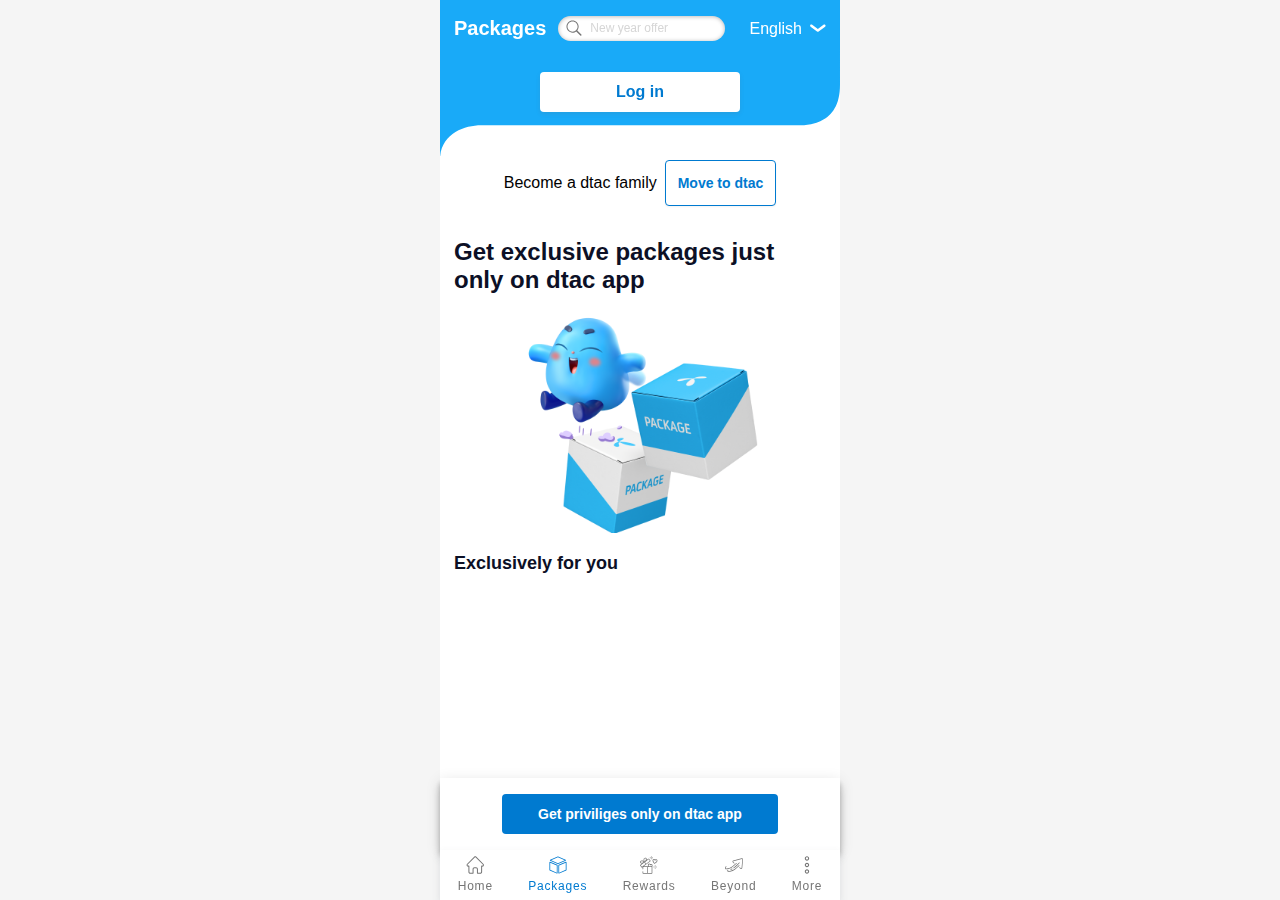
<file: packages.html>
<!DOCTYPE html>
<html lang="en" class="notranslate" translate="no">
<head>
    <meta charset="UTF-8">
    <meta http-equiv="X-UA-Compatible" content="IE=edge">
    <meta name="viewport" content="width=device-width, initial-scale=1.0">
    <link rel="shortcut icon" href="./assets/favicon.ico" type="image/x-icon">
    <title>dtac internet add-on package The most valuable promotion | dtac</title>
    <link rel="stylesheet" href="https://cdn.jsdelivr.net/npm/swiper@8/swiper-bundle.min.css">
    <link rel="stylesheet" href="./css/style.css">
</head>
<body class="bg-[#F5F5F5] font-kantumruy">
    <!-- Header -->
    <div class="mx-w-400 bg-transparent mx-auto -mt-16 transition-500 top-header-packages">
        <div class="bg-no-repeat bg-center bg-cover h-[13.75rem] px-3.5" style="background-image: url('./assets/bg-top.svg');">
            <div class="h-[11.56rem] flex flex-grow relative">
                <div class="flex items-center w-full transition-500">
                    <div class="flex items-center w-9/12">
                        <div class="mr-3">
                            <h4 class="text-white text-xl font-bold leading-[26px]">Packages</h4>
                        </div>
                        <a href="offer.html" class="bg-white flex flex-grow flex-nowrap items-center mr-2 px-2 py-1 rounded-3xl space-x-2 shadow-search cursor-auto">
                            <div>
                                <img src="./assets/search.svg" alt="Search">
                            </div>
                            <p class="text-xs text-[#d6d6d6] font-normal leading-[1.12rem] show-line-1">New year offer</p>
                        </a>
                    </div>
                    <div class="ml-auto">
                        <a href="#" class="text-white font-normal leading-[1.37rem] flex items-center" id="lang-btn">English <img src="./assets/angle-white.svg" class="rotate-90 ml-2" alt="Angle down"></a>
                    </div>
                </div>
                <div class="absolute top-[8.5rem] w-full">
                    <div class="flex justify-center items-center">
                        <a href="login.html" class="mn-w-90 w-200 h-40 bg-white text-[#007AD0] text-base text-center font-bold leading-5 flex items-center justify-center px-3 rounded btn-shadow">Log in</a>
                    </div>
                </div>
            </div> 
        </div>
    </div>
    <!-- Main -->
    <!-- Become a dtac family -->
    <div class="mx-w-400 bg-white mx-auto min-h-screen">
        <div class="px-3.5 pt-40 pb-32">
            <div class="flex items-center justify-center gap-2 mb-8">
                <h5 class="text-black text-base font-normal leading-[22px]">Become a dtac family</h5>
                <a href="#" class="flex items-center justify-center bg-white text-primary text-sm font-bold leading-5 p-3 border border-primary rounded shadow-sm">Move to dtac</a>
            </div>
            <h2 class="text-2xl text-secondary font-bold leading-7 mb-3">Get exclusive packages just only on dtac app</h2>
            <img class="block mb-4" src="./assets/packages-offline.png" alt="Packages">
            <p class="text-lg text-secondary font-semibold leading-7">Exclusively for you</p>
        </div>
    </div>
    <!-- Select language -->
    <div class="mx-w-400 mx-auto">
        <div class="flex items-center justify-center w-full fixed left-0 bottom-0 z-30">
            <div class="bg-transparent w-400 mx-w-400 lang-selection hidden">
                <div class="bg-[#1A1A1A] min-h-screen opacity-80 z-50"></div>
                <ul class="bg-white" id="menu">
                    <li class="bg-[#eaf3f5] text-lg text-primary py-3 pl-[4.5rem]">English</li>
                    <li class="text-lg text-secondary py-3 pl-[4.5rem]">ไทย</li>
                    <li class="text-lg text-secondary py-3 pl-[4.5rem]">မြန်မာဘာသာ</li>
                    <li class="text-lg text-secondary py-3 pl-[4.5rem]">ភាសាខ្មែរ</li>
                </ul>
            </div>
        </div>
    </div>
    <!-- Footer Menu -->
    <div class="mx-w-400 card-shadow">
        <div class="flex items-center justify-center w-full fixed bottom-[3.1rem] z-20">
            <div class="flex items-center justify-center bg-white w-400 mx-w-400 py-4 btn-shadow-2 z-20">
                <a class="mn-w-90 w-276 h-40 flex items-center justify-center bg-primary text-white text-sm font-bold leading-5 px-3 rounded" href="#">
                    Get priviliges only on dtac app
                </a>
            </div>
        </div>
        <div class="flex items-center justify-center gap-4 w-full fixed bottom-0 z-20">
            <div class="flex items-center justify-center w-400 mx-w-400 bg-white card-shadow z-20">
                <a href="index.html" class="h-50 flex flex-grow items-center justify-center">
                    <div class="flex flex-col items-center justify-center tracking-wider">
                        <div>
                            <svg width="18" height="18" viewBox="0 0 33 33" fill="none" xmlns="http://www.w3.org/2000/svg">
                                <path d="M32.1096 14.493L19.0429 1.42633C18.4829 0.866331 17.7629 0.572998 16.9629 0.572998C16.1629 0.572998 15.4429 0.866331 14.8829 1.42633L1.84291 14.493C1.84291 14.493 1.84291 14.493 1.84291 14.5197C0.696243 15.6663 0.696243 17.533 1.84291 18.6797C2.37624 19.213 3.06958 19.5063 3.78958 19.533C3.81624 19.533 3.84291 19.533 3.86958 19.533H4.40291V29.133C4.40291 31.0263 5.94958 32.573 7.84291 32.573H12.9629C13.4696 32.573 13.8962 32.1463 13.8962 31.6397V24.093C13.8962 23.213 14.5896 22.5197 15.4696 22.5197H18.4829C19.3629 22.5197 20.0562 23.213 20.0562 24.093V31.613C20.0562 32.1197 20.4829 32.5463 20.9896 32.5463H26.1096C28.0029 32.5463 29.5496 30.9997 29.5496 29.1063V19.5063H30.0296C30.8029 19.5063 31.5496 19.213 32.1096 18.653C33.2562 17.5063 33.2562 15.6397 32.1096 14.493ZM30.7762 17.3197C30.5629 17.533 30.2962 17.6397 30.0296 17.6397H28.6162C28.1096 17.6397 27.6829 18.0663 27.6829 18.573V29.1063C27.6829 29.9863 26.9896 30.6797 26.1096 30.6797H21.9229V24.093C21.9229 22.1997 20.3762 20.653 18.4829 20.653H15.4696C13.5762 20.653 12.0296 22.1997 12.0296 24.093V30.6797H7.84291C6.96291 30.6797 6.26958 29.9863 6.26958 29.1063V18.573C6.26958 18.0663 5.84291 17.6397 5.33624 17.6397H3.92291C3.89624 17.6397 3.89624 17.6397 3.86958 17.6397C3.60291 17.6397 3.33624 17.533 3.12291 17.3197C2.69624 16.893 2.69624 16.2263 3.12291 15.7997L16.1629 2.75966C16.4029 2.54633 16.6696 2.43966 16.9629 2.43966C17.2562 2.43966 17.5229 2.54633 17.7096 2.75966L30.7496 15.7997C31.2029 16.2263 31.2029 16.9197 30.7762 17.3197Z" fill="#767676"></path>
                            </svg>
                        </div>
                        <p class="text-[#767676] text-xs font-normal leading-4 mt-1">Home</p>
                    </div>
                </a>
                <a href="packages.html" class="h-50 flex flex-grow items-center justify-center active-link">
                    <div class="flex flex-col items-center justify-center tracking-wider">
                        <div>
                            <svg width="18" height="18" viewBox="0 0 28 28" fill="none" xmlns="http://www.w3.org/2000/svg"><path fill-rule="evenodd" clip-rule="evenodd" d="M1.4927 8.85798C1.60151 8.85798 1.7133 8.88026 1.82212 8.92631L12.8733 13.6961C13.1789 13.8283 13.3772 14.1283 13.3757 14.4596L13.3473 26.5838C13.3459 27.0606 12.9509 27.4126 12.5126 27.4126C12.4038 27.4112 12.292 27.3904 12.1832 27.3428L1.13198 22.5731C0.826405 22.4409 0.628156 22.1408 0.629647 21.8096L0.657968 9.68686C0.659459 9.20854 1.05446 8.85649 1.4927 8.85798ZM1.90704 10.3196L1.88021 21.5392L12.0997 25.9494L12.125 14.7314L1.90704 10.3196ZM13.8739 0.746094C13.9887 0.746094 14.1034 0.768375 14.2122 0.81591L25.8627 5.93474C26.523 6.22589 26.526 7.15875 25.8672 7.45287L14.2406 12.6252C14.1317 12.6727 14.017 12.6965 13.9022 12.698C13.7874 12.698 13.6712 12.6742 13.5638 12.6267L1.91339 7.50931C1.25157 7.21817 1.25008 6.28531 1.90892 5.99119L13.537 0.817395C13.6443 0.769861 13.7591 0.746094 13.8739 0.746094ZM13.8767 2.02947L3.27559 6.74723L13.899 11.413L24.5001 6.69673L13.8767 2.02947ZM26.4331 8.85798C26.8729 8.85649 27.2664 9.20854 27.2679 9.68686L27.2962 21.8096C27.2977 22.1408 27.0994 22.4409 26.7953 22.5731L15.7441 27.3428C15.6338 27.3904 15.522 27.4112 15.4132 27.4126C14.9735 27.4126 14.58 27.0606 14.5785 26.5838L14.5502 14.4596C14.5502 14.1283 14.7469 13.8283 15.0525 13.6961L26.1037 8.92631C26.2125 8.88026 26.3243 8.85798 26.4331 8.85798ZM26.0204 10.3196L15.801 14.7314L15.8278 25.9494L26.0473 21.5392L26.0204 10.3196Z" fill="#767676"></path></svg>
                        </div>
                        <p class="text-[#767676] text-xs font-normal leading-4 mt-1">Packages</p>
                    </div>
                </a>
                <a href="rewards.html" class="h-50 flex flex-grow items-center justify-center">
                    <div class="flex flex-col items-center justify-center tracking-wider">
                        <div>
                            <svg width="18" height="18" viewBox="0 0 31 31" fill="none" xmlns="http://www.w3.org/2000/svg"><path d="M4.98891 26.4236C4.82514 26.4261 4.66893 26.4929 4.55401 26.6096C4.43909 26.7264 4.37469 26.8836 4.37471 27.0474V29.2643C4.37471 29.5901 4.50413 29.9025 4.7345 30.1329C4.96487 30.3633 5.27732 30.4927 5.60312 30.4927H20.0561C20.3819 30.4927 20.6943 30.3633 20.9247 30.1329C21.1551 29.9025 21.2845 29.5901 21.2845 29.2643V17.4792C21.4745 17.1191 21.5888 16.7239 21.6204 16.318C21.6382 15.7743 21.4728 15.2403 21.1509 14.8018C20.829 14.3632 20.3691 14.0455 19.845 13.8996C19.5269 13.8311 19.1978 13.8316 18.8799 13.9011C18.562 13.9706 18.2628 14.1076 18.0024 14.3027L17.9064 14.3698L17.8392 14.2739C17.6806 13.9842 17.4597 13.7333 17.1926 13.5392C16.9254 13.345 16.6186 13.2125 16.2941 13.151C15.7552 13.0808 15.2084 13.1941 14.7418 13.4726C14.2751 13.7512 13.916 14.1788 13.7221 14.6865C13.5687 15.1401 13.5167 15.6219 13.5697 16.0978C13.6228 16.5737 13.7796 17.0322 14.0292 17.4409V17.4984L13.962 17.6232H6.75475L7.04266 17.4121L18.559 8.63087L15.8143 5.03202C15.7166 4.90307 15.5941 4.79501 15.454 4.71424C15.3139 4.63347 15.159 4.58162 14.9985 4.56177C14.8397 4.53776 14.6777 4.54667 14.5225 4.58794C14.3673 4.62922 14.2223 4.70198 14.0964 4.8017L11.3805 6.86504L11.4956 6.53874C11.6679 6.02294 11.6946 5.4696 11.5727 4.93963C11.4508 4.40965 11.185 3.92358 10.8047 3.5349C10.3796 3.18915 9.8457 3.0055 9.29794 3.01667C8.86193 3.02446 8.43188 3.11931 8.03305 3.29566C7.63422 3.472 7.27465 3.72627 6.97548 4.04354C6.01579 5.0992 6.10216 6.6635 6.2845 7.74795C6.2845 8.00707 6.37087 8.25659 6.41886 8.49651L6.47644 8.74603L6.20772 8.64047C5.98699 8.5253 5.75667 8.41014 5.51675 8.30458C4.76857 7.93342 3.95172 7.72104 3.11751 7.68078C2.64736 7.67426 2.18277 7.783 1.76435 7.99747C1.12488 8.2975 0.618016 8.82213 0.340197 9.47155C0.0623786 10.121 0.0329918 10.8499 0.257628 11.5195C0.531375 11.9921 0.931451 12.3789 1.41291 12.6366C1.89438 12.8943 2.43815 13.0126 2.98316 12.9783H3.31905L0.59352 15.08C0.335813 15.2777 0.166901 15.5695 0.123737 15.8914C0.0805732 16.2133 0.16667 16.5392 0.363194 16.7979L3.11751 20.4063L4.37471 19.4466V22.5944C4.39354 22.7453 4.46683 22.8841 4.58082 22.9848C4.69481 23.0854 4.84164 23.141 4.99371 23.141C5.14578 23.141 5.29261 23.0854 5.4066 22.9848C5.52059 22.8841 5.59389 22.7453 5.61271 22.5944V18.8804H12.2058V29.2547H5.61271V27.0474C5.61271 26.8819 5.54699 26.7233 5.43001 26.6063C5.31302 26.4893 5.15436 26.4236 4.98891 26.4236ZM20.0369 29.2547H13.415V18.8804H20.0369V29.2547ZM26.0734 19.8977C25.9385 19.8977 25.8091 19.9513 25.7137 20.0466C25.6183 20.142 25.5647 20.2714 25.5647 20.4063V21.6155C25.5547 21.6888 25.5605 21.7634 25.5817 21.8343C25.6029 21.9052 25.639 21.9708 25.6876 22.0265C25.7363 22.0823 25.7963 22.127 25.8637 22.1576C25.931 22.1883 26.0042 22.2041 26.0782 22.2041C26.1522 22.2041 26.2253 22.1883 26.2927 22.1576C26.36 22.127 26.4201 22.0823 26.4687 22.0265C26.5173 21.9708 26.5535 21.9052 26.5747 21.8343C26.5959 21.7634 26.6016 21.6888 26.5916 21.6155V20.4063C26.5891 20.2705 26.5334 20.1412 26.4365 20.046C26.3395 19.9509 26.2092 19.8976 26.0734 19.8977ZM27.4361 18.5349C27.312 18.5519 27.1983 18.6133 27.116 18.7077C27.0336 18.8021 26.9883 18.9231 26.9883 19.0483C26.9883 19.1736 27.0336 19.2946 27.116 19.389C27.1983 19.4834 27.312 19.5448 27.4361 19.5618H28.6453C28.7187 19.5718 28.7933 19.566 28.8642 19.5448C28.9351 19.5236 29.0006 19.4875 29.0564 19.4389C29.1121 19.3902 29.1568 19.3302 29.1875 19.2628C29.2181 19.1955 29.2339 19.1223 29.2339 19.0483C29.2339 18.9743 29.2181 18.9012 29.1875 18.8338C29.1568 18.7665 29.1121 18.7064 29.0564 18.6578C29.0006 18.6092 28.9351 18.573 28.8642 18.5518C28.7933 18.5306 28.7187 18.5249 28.6453 18.5349H27.4361ZM23.511 18.5349C23.4377 18.5249 23.3631 18.5306 23.2922 18.5518C23.2213 18.573 23.1557 18.6092 23.1 18.6578C23.0442 18.7064 22.9995 18.7665 22.9689 18.8338C22.9382 18.9012 22.9224 18.9743 22.9224 19.0483C22.9224 19.1223 22.9382 19.1955 22.9689 19.2628C22.9995 19.3302 23.0442 19.3902 23.1 19.4389C23.1557 19.4875 23.2213 19.5236 23.2922 19.5448C23.3631 19.566 23.4377 19.5718 23.511 19.5618H24.7106C24.7839 19.5718 24.8585 19.566 24.9294 19.5448C25.0003 19.5236 25.0659 19.4875 25.1216 19.4389C25.1774 19.3902 25.2221 19.3302 25.2527 19.2628C25.2833 19.1955 25.2992 19.1223 25.2992 19.0483C25.2992 18.9743 25.2833 18.9012 25.2527 18.8338C25.2221 18.7665 25.1774 18.7064 25.1216 18.6578C25.0659 18.6092 25.0003 18.573 24.9294 18.5518C24.8585 18.5306 24.7839 18.5249 24.7106 18.5349H23.511ZM3.35744 18.6693L1.36127 16.0589L1.45724 15.9821L7.59928 11.3276L9.57625 13.9188L3.35744 18.6693ZM26.083 15.9629C25.9481 15.9629 25.8187 16.0165 25.7233 16.1119C25.6279 16.2073 25.5743 16.3367 25.5743 16.4716V17.6808C25.5643 17.7541 25.5701 17.8287 25.5913 17.8996C25.6125 17.9705 25.6486 18.036 25.6972 18.0918C25.7459 18.1476 25.8059 18.1923 25.8733 18.2229C25.9406 18.2535 26.0138 18.2694 26.0878 18.2694C26.1618 18.2694 26.2349 18.2535 26.3023 18.2229C26.3696 18.1923 26.4297 18.1476 26.4783 18.0918C26.5269 18.036 26.5631 17.9705 26.5843 17.8996C26.6055 17.8287 26.6112 17.7541 26.6012 17.6808V16.4716C26.6 16.4035 26.5853 16.3364 26.5581 16.274C26.5309 16.2116 26.4917 16.1551 26.4427 16.1079C26.3936 16.0607 26.3358 16.0236 26.2724 15.9987C26.2091 15.9738 26.1414 15.9617 26.0734 15.9629H26.083ZM19.5762 17.6328H15.5167V17.5752C15.3632 17.2777 15.2096 16.9706 15.0465 16.6155C14.8078 16.1425 14.7631 15.5951 14.9217 15.0896C15.0263 14.8671 15.1963 14.6818 15.4089 14.5583C15.6215 14.4349 15.8667 14.3792 16.1118 14.3986C16.7164 14.4946 17.0139 15.3583 17.0714 15.6078C17.1027 15.716 17.1631 15.8135 17.246 15.8897C17.329 15.9658 17.4313 16.0177 17.5417 16.0397C17.6507 16.0639 17.7643 16.0569 17.8695 16.0196C17.9747 15.9822 18.0673 15.916 18.1367 15.8286C18.4246 15.5023 18.9716 14.9648 19.5187 15.0992C19.7643 15.1721 19.9796 15.323 20.1319 15.529C20.2843 15.735 20.3655 15.985 20.3632 16.2412C20.3402 16.5039 20.2657 16.7595 20.1438 16.9933C20.0219 17.2272 19.8552 17.4347 19.653 17.604L19.5762 17.6328ZM24.4707 13.1606C24.5669 13.2723 24.6985 13.3475 24.8435 13.3737C24.9885 13.3999 25.1381 13.3755 25.2672 13.3046C26.5811 12.5281 27.8043 11.6075 28.9141 10.5599C29.2481 10.2643 29.5196 9.90482 29.7124 9.50264C29.9053 9.10046 30.0156 8.66372 30.0369 8.2182C30.0426 7.64962 29.8562 7.09576 29.5079 6.64637C29.1595 6.19697 28.6696 5.87837 28.1175 5.7422C27.7819 5.67725 27.4362 5.68656 27.1047 5.76945C26.7731 5.85235 26.4637 6.00683 26.1981 6.22204L26.0926 6.29882L26.0254 6.19325C25.8526 5.89583 25.6156 5.64071 25.3317 5.44647C25.0478 5.25223 24.7241 5.12376 24.3843 5.07041C23.825 5.0149 23.2631 5.14695 22.7871 5.44578C22.311 5.74461 21.9479 6.19324 21.7548 6.72108C21.6195 7.14669 21.5701 7.59496 21.6097 8.0398C21.6492 8.48464 21.7768 8.91718 21.9851 9.31225C22.6646 10.6802 23.4951 11.9678 24.4611 13.151L24.4707 13.1606ZM10.5935 13.1606L8.61655 10.5599L14.8642 5.76139L16.8507 8.37175L16.7547 8.43893L10.5935 13.1606ZM25.0945 11.9514L25.0273 11.865C24.2902 10.8885 23.6476 9.84411 23.1079 8.74603C22.8364 8.24314 22.7743 7.65338 22.9352 7.10496C23.0382 6.84822 23.2201 6.63085 23.4547 6.48423C23.6893 6.33761 23.9644 6.26932 24.2404 6.28922C24.9025 6.37559 25.2 7.24891 25.3344 7.56561C25.3681 7.6715 25.4294 7.76647 25.5121 7.84071C25.5948 7.91494 25.6958 7.96575 25.8047 7.98788C25.9159 8.00648 26.0301 7.99592 26.1361 7.95724C26.242 7.91855 26.3362 7.85306 26.4093 7.76715C26.7548 7.32569 27.321 6.80745 27.868 6.94181C28.1404 7.01324 28.3818 7.17212 28.5552 7.39403C28.7286 7.61594 28.8243 7.88863 28.8277 8.17022C28.7714 8.72542 28.5033 9.23756 28.0791 9.60016C27.1914 10.4395 26.2276 11.1945 25.2 11.8554L25.0945 11.9514ZM3.1463 11.7595C2.8161 11.7981 2.48152 11.7503 2.17534 11.6208C1.86916 11.4912 1.60187 11.2844 1.39966 11.0205C1.31618 10.6391 1.36588 10.2406 1.5405 9.89131C1.71512 9.54207 2.00412 9.26319 2.35936 9.10112C2.601 8.98241 2.86753 8.92318 3.13671 8.92838C3.805 8.96933 4.458 9.14564 5.05609 9.44661C5.6024 9.69074 6.1259 9.983 6.62039 10.3199L6.76435 10.4255L6.6108 10.5215C5.86137 10.9926 5.05519 11.3666 4.21156 11.6347C3.86193 11.7319 3.4993 11.774 3.13671 11.7595H3.1463ZM7.94477 9.45621L7.87759 9.29306C7.68549 8.72447 7.54418 8.13997 7.45532 7.54642C7.32682 7.10196 7.29374 6.63537 7.35824 6.17723C7.42275 5.71909 7.58338 5.27976 7.82961 4.88807C8.01293 4.6941 8.23279 4.53828 8.47655 4.42958C8.7203 4.32088 8.98314 4.26144 9.24995 4.25467C9.50591 4.24896 9.75624 4.33015 9.96012 4.485C10.5743 4.99364 10.3632 6.45237 9.78738 7.31609C9.30387 8.06188 8.72652 8.74243 8.06953 9.34104L7.94477 9.45621ZM19.3939 3.91878C19.259 3.91878 19.1296 3.97237 19.0342 4.06776C18.9389 4.16314 18.8853 4.29252 18.8853 4.42742V5.48308C18.9023 5.60717 18.9636 5.72091 19.058 5.80325C19.1524 5.88559 19.2734 5.93095 19.3987 5.93095C19.524 5.93095 19.645 5.88559 19.7394 5.80325C19.8338 5.72091 19.8951 5.60717 19.9121 5.48308V4.42742C19.9096 4.29164 19.8539 4.16228 19.757 4.06716C19.6601 3.97204 19.5297 3.91876 19.3939 3.91878ZM20.5839 2.72876C20.5106 2.71871 20.436 2.72448 20.3651 2.74568C20.2942 2.76688 20.2287 2.80302 20.1729 2.85167C20.1171 2.90031 20.0724 2.96033 20.0418 3.02769C20.0112 3.09506 19.9953 3.1682 19.9953 3.2422C19.9953 3.3162 20.0112 3.38934 20.0418 3.4567C20.0724 3.52406 20.1171 3.58408 20.1729 3.63273C20.2287 3.68137 20.2942 3.71751 20.3651 3.73871C20.436 3.75991 20.5106 3.76568 20.5839 3.75563H21.63C21.7033 3.76568 21.7779 3.75991 21.8488 3.73871C21.9197 3.71751 21.9852 3.68137 22.041 3.63273C22.0968 3.58408 22.1415 3.52406 22.1721 3.4567C22.2027 3.38934 22.2186 3.3162 22.2186 3.2422C22.2186 3.1682 22.2027 3.09506 22.1721 3.02769C22.1415 2.96033 22.0968 2.90031 22.041 2.85167C21.9852 2.80302 21.9197 2.76688 21.8488 2.74568C21.7779 2.72448 21.7033 2.71871 21.63 2.72876H20.5839ZM17.1578 2.72876C17.0337 2.74577 16.92 2.80714 16.8376 2.90153C16.7553 2.99592 16.7099 3.11694 16.7099 3.2422C16.7099 3.36745 16.7553 3.48847 16.8376 3.58286C16.92 3.67725 17.0337 3.73863 17.1578 3.75563H18.2135C18.3376 3.73863 18.4513 3.67725 18.5337 3.58286C18.616 3.48847 18.6614 3.36745 18.6614 3.2422C18.6614 3.11694 18.616 2.99592 18.5337 2.90153C18.4513 2.80714 18.3376 2.74577 18.2135 2.72876H17.1578ZM19.3939 0.492676C19.2581 0.495191 19.1288 0.550898 19.0336 0.647815C18.9385 0.744731 18.8852 0.875112 18.8853 1.01091V2.05698C18.8752 2.13029 18.881 2.2049 18.9022 2.2758C18.9234 2.3467 18.9595 2.41223 19.0082 2.468C19.0568 2.52376 19.1168 2.56846 19.1842 2.59909C19.2516 2.62972 19.3247 2.64557 19.3987 2.64557C19.4727 2.64557 19.5458 2.62972 19.6132 2.59909C19.6806 2.56846 19.7406 2.52376 19.7892 2.468C19.8379 2.41223 19.874 2.3467 19.8952 2.2758C19.9164 2.2049 19.9222 2.13029 19.9121 2.05698V1.01091C19.9121 0.873466 19.8575 0.741651 19.7604 0.644463C19.6632 0.547275 19.5313 0.492676 19.3939 0.492676Z" fill="#767676"></path></svg>
                        </div>
                        <p class="text-[#767676] text-xs font-normal leading-4 mt-1">Rewards</p>
                    </div>
                </a>
                <a href="beyond.html" class="h-50 flex flex-grow items-center justify-center">
                    <div class="flex flex-col items-center justify-center tracking-wider">
                        <div>
                            <svg xmlns="http://www.w3.org/2000/svg" viewBox="0 0 720 720" width="18" height="18" fill="#767676"><g><g><path d="m177.4 629.7c-38 0-70.7-11.4-97.7-34.1c-5.8-4.8-6.5-13.5-1.7-19.2c4.9-5.8 13.5-6.5 19.3-1.7c74.4 62.7 193.8 6.4 280.9-51.9c97.4-65.2 177.2-147.7 178-148.5c5.2-5.4 13.8-5.6 19.3-0.4c5.4 5.3 5.6 13.9 0.3 19.3c-3.3 3.5-82.3 85.2-182.1 152.1c-59.3 39.7-113.5 65.7-161.2 77.3q-29.1 7.1-55.1 7.1z"></path><path d="m231 556.2c-5.4 0-10.5-3.2-12.6-8.5c-2.9-7 0.5-15 7.4-17.8c17.2-7 35.3-15.8 53.8-26c6.6-3.6 14.9-1.2 18.5 5.4c3.7 6.5 1.3 14.8-5.3 18.5c-19.4 10.7-38.5 19.9-56.7 27.3c-1.6 0.7-3.4 1.1-5.1 1.1z"></path><path d="m343 494.5c-4.4 0-8.7-2.1-11.3-6c-4.3-6.3-2.6-14.8 3.6-19c102-69.1 192-162.5 229-206.7c4.9-5.8 13.5-6.5 19.2-1.7c5.8 4.8 6.6 13.4 1.7 19.2c-37.9 45.3-130.1 141-234.6 211.8c-2.3 1.6-5 2.4-7.6 2.4z"></path><path d="m66.5 531.9q-7.8 0-15.3-0.5c-24.1-1.7-40-10.3-47.2-25.6c-10.3-21.8-0.7-52.7 29.2-94.5c4.4-6.1 12.9-7.5 19.1-3.1c6.1 4.4 7.5 12.9 3.1 19c-32.6 45.6-28.7 62.8-26.7 67c3.3 7.1 15.1 9.3 24.4 9.9c146 10.2 325.5-150.3 395.9-219.7c5.4-5.3 14-5.3 19.3 0.1c5.3 5.4 5.2 14-0.1 19.3c-41.4 40.8-106.1 99.4-179.6 147.1c-82.9 53.8-157.6 81-222.1 81z"></path></g><path d="m646.2 522.2c-10 0-20-3.5-28-10.3l-45.8-38.4c-5.8-4.8-6.5-13.4-1.7-19.2c4.8-5.8 13.5-6.5 19.2-1.7l45.8 38.4c4.8 4 11.1 5 16.8 2.6c5.8-2.4 9.5-7.5 10.1-13.7l30.1-343.8c0.4-5.4-1.7-10.5-5.8-14c-4.2-3.5-9.6-4.7-14.8-3.3l-333.4 89.4c-6 1.6-10.4 6.2-11.7 12.2c-1.4 6.1 0.7 12.1 5.4 16.1l46 38.6c5.8 4.8 6.5 13.5 1.7 19.2c-4.9 5.8-13.5 6.5-19.2 1.7l-46-38.6c-12.5-10.5-18.1-26.9-14.6-42.9c3.6-15.9 15.6-28.5 31.4-32.7l333.3-89.3c13.8-3.7 28.5-0.4 39.4 8.7c10.9 9.2 16.7 23.1 15.4 37.3l-30 343.8c-1.5 16.3-11.7 30.3-26.8 36.5c-5.4 2.3-11.1 3.4-16.8 3.4z"></path></g></svg>
                        </div>
                        <p class="text-[#767676] text-xs font-normal leading-4 mt-1">Beyond</p>
                    </div>
                </a>
                <a href="more.html" class="h-50 flex flex-grow items-center justify-center">
                    <div class="flex flex-col items-center justify-center tracking-wider">
                        <div>
                            <svg width="18" height="18" viewBox="0 0 8 26" fill="none" xmlns="http://www.w3.org/2000/svg"><path d="M3.96057 6.69946C5.70372 6.69946 7.11084 5.29234 7.11084 3.54919C7.11084 1.80605 5.70372 0.398926 3.96057 0.398926C2.21742 0.398926 0.810303 1.80605 0.810303 3.54919C0.810303 5.29234 2.21742 6.69946 3.96057 6.69946ZM3.96057 1.97406C4.82164 1.97406 5.53571 2.68812 5.53571 3.54919C5.53571 4.41027 4.82164 5.12433 3.96057 5.12433C3.0995 5.12433 2.38544 4.41027 2.38544 3.54919C2.38544 2.68812 3.0995 1.97406 3.96057 1.97406Z" fill="#767676"></path><path d="M3.96057 9.84961C2.21742 9.84961 0.810303 11.2567 0.810303 12.9999C0.810303 14.743 2.21742 16.1501 3.96057 16.1501C5.70372 16.1501 7.11084 14.743 7.11084 12.9999C7.11084 11.2567 5.70372 9.84961 3.96057 9.84961ZM3.96057 14.575C3.0995 14.575 2.38544 13.861 2.38544 12.9999C2.38544 12.1388 3.0995 11.4247 3.96057 11.4247C4.82164 11.4247 5.53571 12.1388 5.53571 12.9999C5.53571 13.861 4.82164 14.575 3.96057 14.575Z" fill="#767676"></path><path d="M3.96057 19.3005C2.21742 19.3005 0.810303 20.7077 0.810303 22.4508C0.810303 24.194 2.21742 25.6011 3.96057 25.6011C5.70372 25.6011 7.11084 24.194 7.11084 22.4508C7.11084 20.7077 5.70372 19.3005 3.96057 19.3005ZM3.96057 24.0259C3.0995 24.0259 2.38544 23.3119 2.38544 22.4508C2.38544 21.5897 3.0995 20.8757 3.96057 20.8757C4.82164 20.8757 5.53571 21.5897 5.53571 22.4508C5.53571 23.3119 4.82164 24.0259 3.96057 24.0259Z" fill="#767676"></path></svg>
                        </div>
                        <p class="text-[#767676] text-xs font-normal leading-4 mt-1">More</p>
                    </div>
                </a>
            </div>
        </div>
    </div>

    <!-- JS -->
    <script src="https://cdn.jsdelivr.net/npm/swiper@8/swiper-bundle.min.js"></script>
    <script src="./js/app.js"></script>
</body>
</html>
</file>
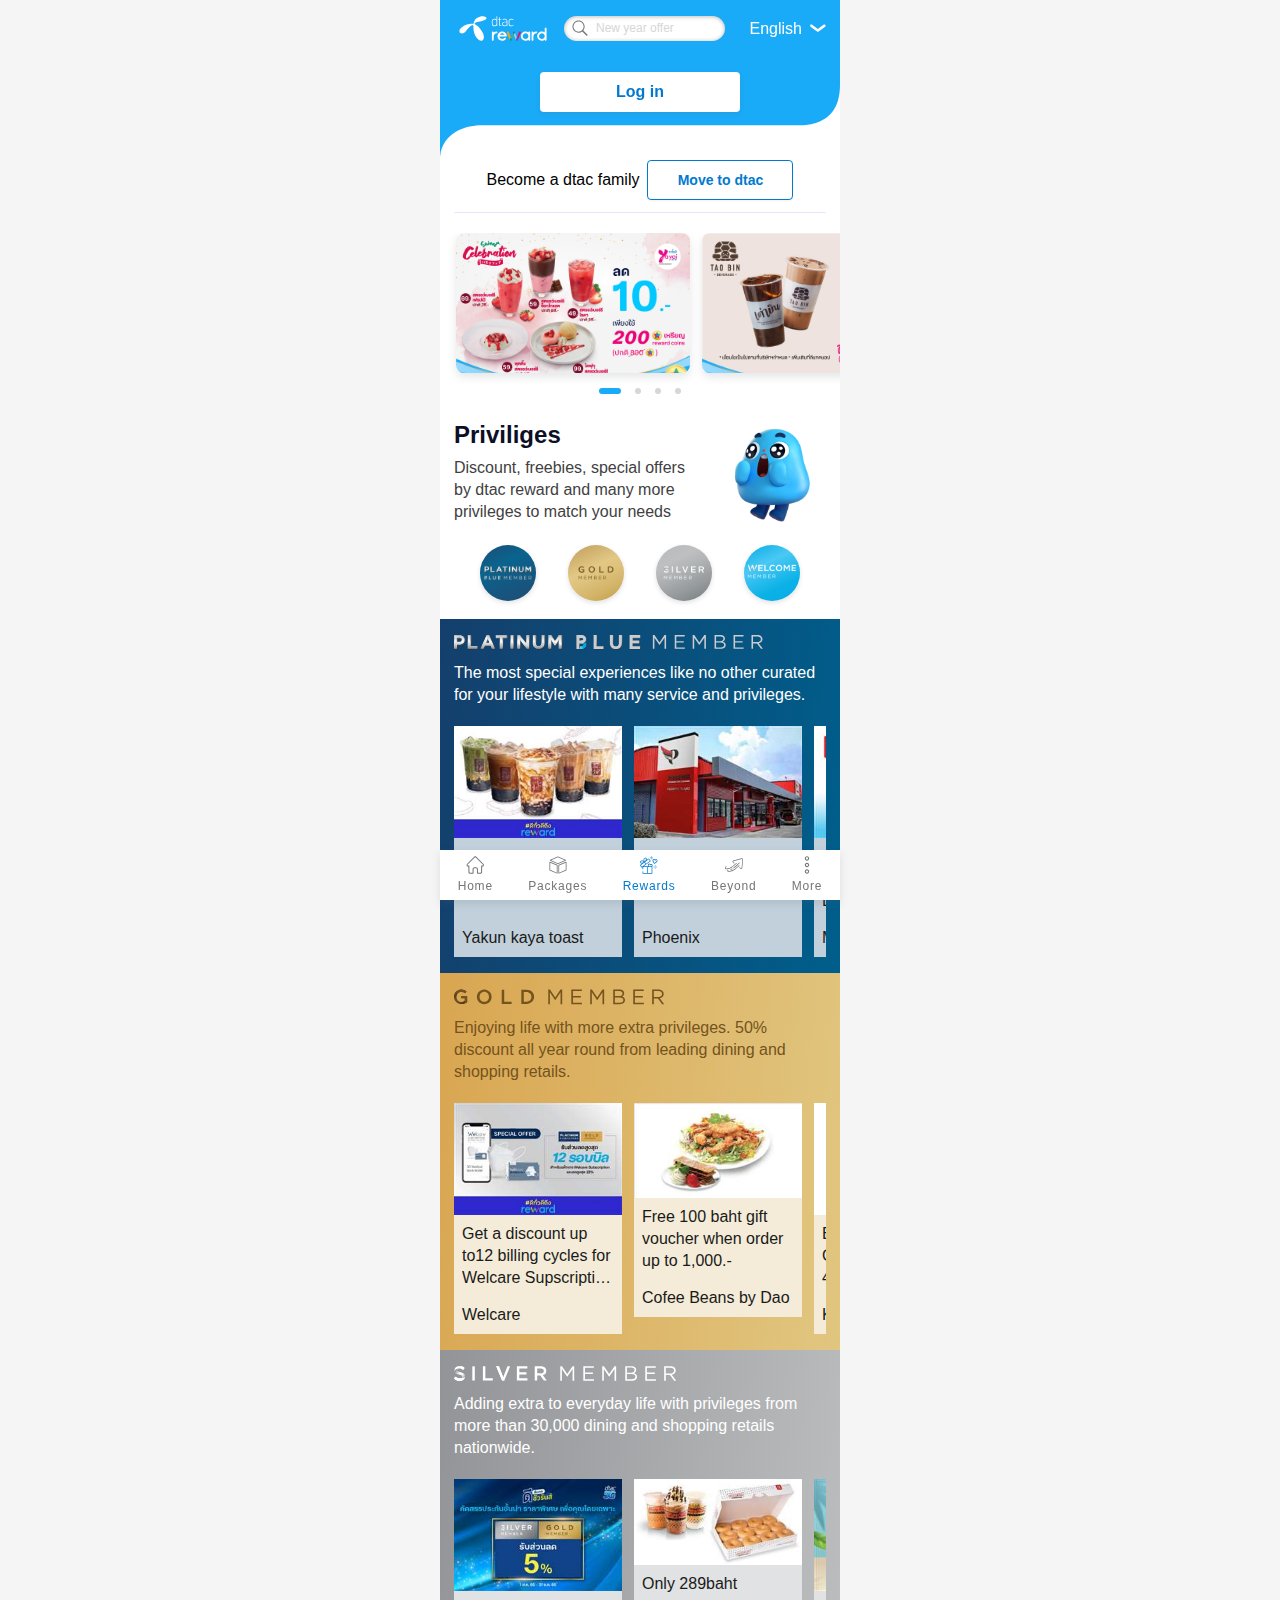
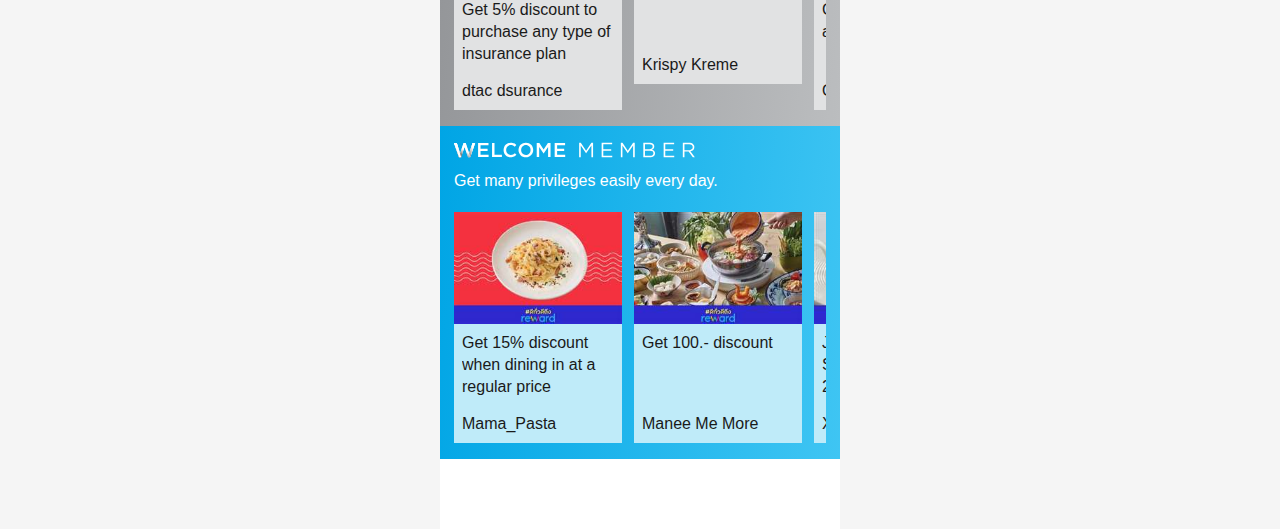
<file: rewards.html>
<!DOCTYPE html>
<html lang="en" class="notranslate" translate="no">
<head>
    <meta charset="UTF-8">
    <meta http-equiv="X-UA-Compatible" content="IE=edge">
    <meta name="viewport" content="width=device-width, initial-scale=1.0">
    <link rel="shortcut icon" href="./assets/favicon.ico" type="image/x-icon">
    <title>Add extra special privilege from dtac reward</title>
    <link rel="stylesheet" href="https://cdn.jsdelivr.net/npm/swiper@8/swiper-bundle.min.css">
    <link rel="stylesheet" href="./css/style.css">
</head>
<body class="bg-[#F5F5F5] font-kantumruy">
    <!-- Header -->
    <div class="mx-w-400 bg-transparent mx-auto -mt-16 transition-500 top-header-packages">
        <div>
            <div class="bg-no-repeat bg-center bg-cover h-[13.75rem] px-3.5" style="background-image: url('./assets/bg-top.svg');">
                <div class="h-[11.56rem] flex flex-grow relative">
                    <div class="flex items-center w-full transition-500">
                        <div class="flex items-center w-9/12">
                            <div class="mr-3">
                                <img src="./assets/dtac_reward.svg" alt="dtac reward">
                            </div>
                            <a href="offer.html" class="bg-white flex flex-grow flex-nowrap items-center mr-2 px-2 py-1 rounded-3xl space-x-2 shadow-search cursor-auto">
                                <div>
                                    <img src="./assets/search.svg" alt="Search">
                                </div>
                                <p class="text-xs text-[#d6d6d6] font-normal leading-[1.12rem] show-line-1">New year offer</p>
                            </a>
                        </div>
                        <div class="ml-auto">
                            <a href="#" class="text-white font-normal leading-[1.37rem] flex items-center" id="lang-btn">English <img src="./assets/angle-white.svg" class="rotate-90 ml-2" alt="Angle down"></a>
                        </div>
                    </div>
                    <div class="absolute top-[8.5rem] w-full">
                        <div class="flex justify-center items-center">
                            <a href="login.html" class="mn-w-90 w-200 h-40 bg-white text-[#007AD0] text-base text-center font-bold leading-5 flex items-center justify-center px-3 rounded btn-shadow">Log in</a>
                        </div>
                    </div>
                </div> 
            </div>
        </div>
    </div>
    <!-- Main -->
    <div class="mx-w-400 bg-white mx-auto pt-40 pb-[70px] min-h-screen">
        <!-- Become a dtac family -->
        <div class="px-3.5">
            <div class="border-b border-[#e5e5ff] mb-5">
                <div class="flex items-center justify-center gap-2 mb-3">
                    <h5 class="text-black text-base font-normal leading-[22px]">Become a dtac family</h5>
                    <a href="#" class="flex items-center justify-center bg-white mn-w-90 w-146 h-10 text-primary text-sm font-bold leading-5 px-3 border border-primary rounded shadow-sm">Move to dtac</a>
                </div>
            </div>
        </div>
        <!-- Rewards slider 1 (dtac family) -->
        <div class="swiper rewardsSlider1 mb-6">
            <div class="swiper-wrapper">
                <!-- Slides -->
                <div class="swiper-slide mx-w-234 h-140 rounded-lg overflow-hidden card-shadow">
                    <div class="card">
                        <div>
                            <img src="./assets/slider/rewards/slider-1/slider-img-1.jpg" alt="Offer 1">
                        </div>
                    </div>
                </div>
                <div class="swiper-slide mx-w-234 h-140 rounded-lg overflow-hidden card-shadow">
                    <div class="card">
                        <div>
                            <img src="./assets/slider/rewards/slider-1/slider-img-2.jpg" alt="Offer 2">
                        </div>
                    </div>
                </div>
                <div class="swiper-slide mx-w-234 h-140 rounded-lg overflow-hidden card-shadow">
                    <div class="card">
                        <div>
                            <img src="./assets/slider/rewards/slider-1/slider-img-3.jpg" alt="Offer 3">
                        </div>
                    </div>
                </div>
                <div class="swiper-slide mx-w-234 h-140 rounded-lg overflow-hidden card-shadow">
                    <div class="card">
                        <div>
                            <img src="./assets/slider/rewards/slider-1/slider-img-4.jpg" alt="Offer 4">
                        </div>
                    </div>
                </div>
            </div>
            <!-- Pagination -->
            <div class="swiper-pagination"></div>
        </div>
        <!-- Priviliges -->
        <div class="pb-3 px-3.5">
            <div class="flex items-censter gap-4">
                <div>
                    <h2 class="text-2xl text-secondary font-bold leading-7 mb-2">Priviliges</h2>
                    <p class="w-250 text-base text-[#414141] font-normal leading-[22px] mb-5">
                        Discount, freebies, special offers by dtac reward and many more privileges to match your needs
                    </p>
                </div>
                <div>
                    <img src="./assets/surprise.png" class="block" alt="surprise">
                </div>
            </div>
            <div class="flex items-center justify-center gap-6">
                <div>
                    <img src="./assets/platinum.svg" alt="platinum">
                </div>
                <div>
                    <img src="./assets/gold.svg" alt="gold">
                </div>
                <div>
                    <img src="./assets/silver.svg" alt="silver">
                </div>
                <div>
                    <img src="./assets/welcome.svg" alt="welcome">
                </div>
            </div>
        </div>
        <!-- Rewards slider 2 (Platinum) -->
        <div style="background: linear-gradient(96.03deg,#143f6c,#005e8b);">
            <div class="px-3.5 py-4">
                <div class="mb-3">
                    <img src="./assets/platinum_blue.svg" alt="platinum">
                </div>
                <p class="text-base text-white font-normal leading-[22px] mb-5">
                    The most special experiences like no other curated for your lifestyle with many service and privileges.
                </p>
                <div class="swiper rewardsSlider2">
                    <div class="swiper-wrapper">
                        <!-- Slides -->
                        <div class="swiper-slide mx-w-168 h-231 overflow-hidden">
                            <div class="card bg-[#c1d0db]">
                                <div>
                                    <img src="./assets/slider/rewards/slider-2/slider-img-1.jpeg" alt="Offer 1">
                                </div>
                                <div class="h-119 flex flex-col justify-between p-2 card-info">
                                    <p class="text-base text-[#1a1a1a] font-normal leading-[22px] show-line-3">
                                        Get 15.- discount for all drinks (all sizes)
                                    </p>
                                    <p class="text-base text-[#1a1a1a] font-normal leading-[22px]">
                                        Yakun kaya toast 
                                    </p>
                                </div>
                            </div>
                        </div>
                        <div class="swiper-slide mx-w-168 h-231 overflow-hidden">
                            <div class="card bg-[#c1d0db]">
                                <div>
                                    <img src="./assets/slider/rewards/slider-2/slider-img-2.jpeg" alt="Offer 2">
                                </div>
                                <div class="h-119 flex flex-col justify-between p-2">
                                    <p class="text-base text-[#1a1a1a] font-normal leading-[22px] show-line-3">
                                        Get free car wash at Phoenix
                                    </p>
                                    <p class="text-base text-[#1a1a1a] font-normal leading-[22px]">
                                        Phoenix
                                    </p>
                                </div>
                            </div>
                        </div>
                        <div class="swiper-slide mx-w-168 h-231 overflow-hidden">
                            <div class="card bg-[#c1d0db]">
                                <div>
                                    <img src="./assets/slider/rewards/slider-2/slider-img-3.jpeg" alt="Offer 3">
                                </div>
                                <div class="h-119 flex flex-col justify-between p-2 card-info">
                                    <p class="text-base text-[#1a1a1a] font-normal leading-[22px] show-line-3">
                                        Free burger at McDonald's Donmueng Domestic Airside airport or Chiang Mai airport 
                                    </p>
                                    <p class="text-base text-[#1a1a1a] font-normal leading-[22px]">
                                        McDonald's Airport
                                    </p>
                                </div>
                            </div>
                        </div>
                        <div class="swiper-slide mx-w-168 h-231 overflow-hidden">
                            <div class="card bg-[#c1d0db]">
                                <div>
                                    <img src="./assets/slider/rewards/slider-2/slider-img-4.jpeg" alt="Offer 4">
                                </div>
                                <div class="h-119 flex flex-col justify-between p-2 card-info">
                                    <p class="text-base text-[#1a1a1a] font-normal leading-[22px] show-line-3">
                                        Get 20% discount on Vitamin IV Drip services for more than 12 formulas (normally up to 5,000.-)
                                    </p>
                                    <p class="text-base text-[#1a1a1a] font-normal leading-[22px]">
                                        W9 Wellness Center
                                    </p>
                                </div>
                            </div>
                        </div>
                        <div class="swiper-slide mx-w-168 h-231 overflow-hidden">
                            <div class="card bg-[#c1d0db]">
                                <div>
                                    <img src="./assets/slider/rewards/slider-2/slider-img-4.jpeg" alt="Offer 4">
                                </div>
                                <div class="h-119 flex flex-col justify-between p-2 card-info">
                                    <p class="text-base text-[#1a1a1a] font-normal leading-[22px] show-line-3">
                                        Get 75.- discount on delivery fees when using 4-wheel vehicle or larger
                                    </p>
                                    <p class="text-base text-[#1a1a1a] font-normal leading-[22px]">
                                        Deliveree
                                    </p>
                                </div>
                            </div>
                        </div>
                    </div>
                </div>
            </div>
        </div>
        <!-- Rewards slider 3 (Gold) -->
        <div style="background: linear-gradient(96.03deg,#d9a651,#e1c680);">
            <div class="px-3.5 py-4">
                <div class="mb-3">
                    <img src="./assets/gold_member.svg" alt="gold">
                </div>
                <p class="text-base text-[#74531d] font-normal leading-[22px] mb-5">
                    Enjoying life with more extra privileges. 50% discount all year round from leading dining and shopping retails.
                </p>
                <div class="swiper rewardsSlider2">
                    <div class="swiper-wrapper">
                        <!-- Slides -->
                        <div class="swiper-slide mx-w-168 h-231 overflow-hidden">
                            <div class="card bg-[#f4ecd8]">
                                <div>
                                    <img src="./assets/slider/rewards/slider-3/slider-img-1.jpeg" alt="Offer 1">
                                </div>
                                <div class="h-119 flex flex-col justify-between p-2 card-info">
                                    <p class="text-base text-[#1a1a1a] font-normal leading-[22px] show-line-3">
                                        Get a discount up to12 billing cycles for Welcare Supscription and get a discount up to 23%
                                    </p>
                                    <p class="text-base text-[#1a1a1a] font-normal leading-[22px]">
                                        Welcare
                                    </p>
                                </div>
                            </div>
                        </div>
                        <div class="swiper-slide mx-w-168 h-231 overflow-hidden">
                            <div class="card bg-[#f4ecd8]">
                                <div>
                                    <img src="./assets/slider/rewards/slider-3/slider-img-2.jpeg" alt="Offer 2">
                                </div>
                                <div class="h-119 flex flex-col justify-between p-2">
                                    <p class="text-base text-[#1a1a1a] font-normal leading-[22px] show-line-3">
                                        Free 100 baht gift voucher when order up to 1,000.-
                                    </p>
                                    <p class="text-base text-[#1a1a1a] font-normal leading-[22px]">
                                        Cofee Beans by Dao
                                    </p>
                                </div>
                            </div>
                        </div>
                        <div class="swiper-slide mx-w-168 h-231 overflow-hidden">
                            <div class="card bg-[#f4ecd8]">
                                <div>
                                    <img src="./assets/slider/rewards/slider-3/slider-img-3.jpeg" alt="Offer 3">
                                </div>
                                <div class="h-119 flex flex-col justify-between p-2 card-info">
                                    <p class="text-base text-[#1a1a1a] font-normal leading-[22px] show-line-3">
                                        Buy 8 Original Glazed and get free 4 Original Glazed (just 232 baht) from 348 baht regular price.
                                    </p>
                                    <p class="text-base text-[#1a1a1a] font-normal leading-[22px]">
                                        Krispy Kreme
                                    </p>
                                </div>
                            </div>
                        </div>
                        <div class="swiper-slide mx-w-168 h-231 overflow-hidden">
                            <div class="card bg-[#f4ecd8]">
                                <div>
                                    <img src="./assets/slider/rewards/slider-3/slider-img-4.jpeg" alt="Offer 4">
                                </div>
                                <div class="h-119 flex flex-col justify-between p-2 card-info">
                                    <p class="text-base text-[#1a1a1a] font-normal leading-[22px] show-line-3">
                                        2-month free! dtac Safe service only for Platinum Blue  and Gold members
                                    </p>
                                    <p class="text-base text-[#1a1a1a] font-normal leading-[22px]">
                                        dtac
                                    </p>
                                </div>
                            </div>
                        </div>
                        <div class="swiper-slide mx-w-168 h-231 overflow-hidden">
                            <div class="card bg-[#f4ecd8]">
                                <div>
                                    <img src="./assets/slider/rewards/slider-3/slider-img-5.jpeg" alt="Offer 4">
                                </div>
                                <div class="h-119 flex flex-col justify-between p-2 card-info">
                                    <p class="text-base text-[#1a1a1a] font-normal leading-[22px] show-line-3">
                                        Get 20 discount for menu size L
                                    </p>
                                    <p class="text-base text-[#1a1a1a] font-normal leading-[22px]">
                                        GAGA
                                    </p>
                                </div>
                            </div>
                        </div>
                    </div>
                </div>
            </div>
        </div>
        <!-- Rewards slider 4 (Silver) -->
        <div style="background: linear-gradient(96.03deg,#929497,#bbbdbf);">
            <div class="px-3.5 py-4">
                <div class="mb-3">
                    <img src="./assets/silver_member.svg" alt="silver">
                </div>
                <p class="text-base text-white font-normal leading-[22px] mb-5">
                    Adding extra to everyday life with privileges from more than 30,000 dining and shopping retails nationwide.
                </p>
                <div class="swiper rewardsSlider2">
                    <div class="swiper-wrapper">
                        <!-- Slides -->
                        <div class="swiper-slide mx-w-168 h-231 overflow-hidden">
                            <div class="card bg-[#e1e2e3]">
                                <div>
                                    <img src="./assets/slider/rewards/slider-4/slider-img-1.jpeg" alt="Offer 1">
                                </div>
                                <div class="h-119 flex flex-col justify-between p-2 card-info">
                                    <p class="text-base text-[#1a1a1a] font-normal leading-[22px] show-line-3">
                                        Get 5% discount to purchase any type of insurance plan
                                    </p>
                                    <p class="text-base text-[#1a1a1a] font-normal leading-[22px]">
                                        dtac dsurance
                                    </p>
                                </div>
                            </div>
                        </div>
                        <div class="swiper-slide mx-w-168 h-231 overflow-hidden">
                            <div class="card bg-[#e1e2e3]">
                                <div>
                                    <img src="./assets/slider/rewards/slider-4/slider-img-2.jpeg" alt="Offer 2">
                                </div>
                                <div class="h-119 flex flex-col justify-between p-2">
                                    <p class="text-base text-[#1a1a1a] font-normal leading-[22px] show-line-3">
                                        Only 289baht
                                    </p>
                                    <p class="text-base text-[#1a1a1a] font-normal leading-[22px]">
                                        Krispy Kreme
                                    </p>
                                </div>
                            </div>
                        </div>
                        <div class="swiper-slide mx-w-168 h-231 overflow-hidden">
                            <div class="card bg-[#e1e2e3]">
                                <div>
                                    <img src="./assets/slider/rewards/slider-4/slider-img-3.jpeg" alt="Offer 3">
                                </div>
                                <div class="h-119 flex flex-col justify-between p-2 card-info">
                                    <p class="text-base text-[#1a1a1a] font-normal leading-[22px] show-line-3">
                                        Get 10.- discount for all menu
                                    </p>
                                    <p class="text-base text-[#1a1a1a] font-normal leading-[22px]">
                                        Ochaya
                                    </p>
                                </div>
                            </div>
                        </div>
                        <div class="swiper-slide mx-w-168 h-231 overflow-hidden">
                            <div class="card bg-[#e1e2e3]">
                                <div>
                                    <img src="./assets/slider/rewards/slider-4/slider-img-4.jpeg" alt="Offer 4">
                                </div>
                                <div class="h-119 flex flex-col justify-between p-2 card-info">
                                    <p class="text-base text-[#1a1a1a] font-normal leading-[22px] show-line-3">
                                        Only 99.- 6 pieces of Takoyaki Original
                                    </p>
                                    <p class="text-base text-[#1a1a1a] font-normal leading-[22px]">
                                        Gindaco
                                    </p>
                                </div>
                            </div>
                        </div>
                        <div class="swiper-slide mx-w-168 h-231 overflow-hidden">
                            <div class="card bg-[#e1e2e3]">
                                <div>
                                    <img src="./assets/slider/rewards/slider-4/slider-img-5.jpeg" alt="Offer 4">
                                </div>
                                <div class="h-119 flex flex-col justify-between p-2 card-info">
                                    <p class="text-base text-[#1a1a1a] font-normal leading-[22px] show-line-3">
                                        Get discount 10 baht for any beverage menu
                                    </p>
                                    <p class="text-base text-[#1a1a1a] font-normal leading-[22px]">
                                        Punthai Coffee
                                    </p>
                                </div>
                            </div>
                        </div>
                    </div>
                </div>
            </div>
        </div>
        <!-- Rewards slider 5 (Welcome) -->
        <div style="background: linear-gradient(96.03deg,#00a5e5,#3fc5f3);">
            <div class="px-3.5 py-4">
                <div class="mb-3">
                    <img src="./assets/welcome_member.svg" alt="welcome">
                </div>
                <p class="text-base text-white font-normal leading-[22px] mb-5">
                    Get many privileges easily every day.
                </p>
                <div class="swiper rewardsSlider2">
                    <div class="swiper-wrapper">
                        <!-- Slides -->
                        <div class="swiper-slide mx-w-168 h-231 overflow-hidden">
                            <div class="card bg-[#bfebf9]">
                                <div>
                                    <img src="./assets/slider/rewards/slider-5/slider-img-1.jpeg" alt="Offer 1">
                                </div>
                                <div class="h-119 flex flex-col justify-between p-2 card-info">
                                    <p class="text-base text-[#1a1a1a] font-normal leading-[22px] show-line-3">
                                        Get 15% discount when dining in at a regular price
                                    </p>
                                    <p class="text-base text-[#1a1a1a] font-normal leading-[22px]">
                                        Mama_Pasta
                                    </p>
                                </div>
                            </div>
                        </div>
                        <div class="swiper-slide mx-w-168 h-231 overflow-hidden">
                            <div class="card bg-[#bfebf9]">
                                <div>
                                    <img src="./assets/slider/rewards/slider-5/slider-img-2.jpeg" alt="Offer 2">
                                </div>
                                <div class="h-119 flex flex-col justify-between p-2">
                                    <p class="text-base text-[#1a1a1a] font-normal leading-[22px] show-line-3">
                                        Get 100.- discount
                                    </p>
                                    <p class="text-base text-[#1a1a1a] font-normal leading-[22px]">
                                        Manee Me More
                                    </p>
                                </div>
                            </div>
                        </div>
                        <div class="swiper-slide mx-w-168 h-231 overflow-hidden">
                            <div class="card bg-[#bfebf9]">
                                <div>
                                    <img src="./assets/slider/rewards/slider-5/slider-img-3.jpeg" alt="Offer 3">
                                </div>
                                <div class="h-119 flex flex-col justify-between p-2 card-info">
                                    <p class="text-base text-[#1a1a1a] font-normal leading-[22px] show-line-3">
                                        Just 239.- on Salmon Sreak (normally 269.-)
                                    </p>
                                    <p class="text-base text-[#1a1a1a] font-normal leading-[22px]">
                                        XXL SteakHouse
                                    </p>
                                </div>
                            </div>
                        </div>
                        <div class="swiper-slide mx-w-168 h-231 overflow-hidden">
                            <div class="card bg-[#bfebf9]">
                                <div>
                                    <img src="./assets/slider/rewards/slider-5/slider-img-4.jpeg" alt="Offer 4">
                                </div>
                                <div class="h-119 flex flex-col justify-between p-2 card-info">
                                    <p class="text-base text-[#1a1a1a] font-normal leading-[22px] show-line-3">
                                        Get 10% discount when dining up to 1,000.- or more (drinks not included)
                                    </p>
                                    <p class="text-base text-[#1a1a1a] font-normal leading-[22px]">
                                        Mama Restaurant
                                    </p>
                                </div>
                            </div>
                        </div>
                        <div class="swiper-slide mx-w-168 h-231 overflow-hidden">
                            <div class="card bg-[#bfebf9]">
                                <div>
                                    <img src="./assets/slider/rewards/slider-5/slider-img-5.jpeg" alt="Offer 4">
                                </div>
                                <div class="h-119 flex flex-col justify-between p-2 card-info">
                                    <p class="text-base text-[#1a1a1a] font-normal leading-[22px] show-line-3">
                                        Buy 2 get 1 free for all drink menus (free drink must have the same price or lower than the first one)
                                    </p>
                                    <p class="text-base text-[#1a1a1a] font-normal leading-[22px] show-line-1">
                                        Red Toad Espresso Bar
                                    </p>
                                </div>
                            </div>
                        </div>
                    </div>
                </div>
            </div>
        </div>
    </div>
    <!-- Select language -->
    <div class="mx-w-400 mx-auto">
        <div class="flex items-center justify-center w-full fixed left-0 bottom-0 z-30">
            <div class="bg-transparent w-400 mx-w-400 lang-selection hidden">
                <div class="bg-[#1A1A1A] min-h-screen opacity-80 z-50"></div>
                <ul class="bg-white" id="menu">
                    <li class="bg-[#eaf3f5] text-lg text-primary py-3 pl-[4.5rem]">English</li>
                    <li class="text-lg text-secondary py-3 pl-[4.5rem]">ไทย</li>
                    <li class="text-lg text-secondary py-3 pl-[4.5rem]">မြန်မာဘာသာ</li>
                    <li class="text-lg text-secondary py-3 pl-[4.5rem]">ភាសាខ្មែរ</li>
                </ul>
            </div>
        </div>
    </div>
    <!-- Footer Menu -->
    <div class="mx-w-400 card-shadow">
        <div class="flex items-center justify-center gap-4 w-full fixed bottom-0 z-20">
            <div class="flex items-center justify-center w-400 mx-w-400 bg-white card-shadow z-20">
                <a href="index.html" class="h-50 flex flex-grow items-center justify-center">
                    <div class="flex flex-col items-center justify-center tracking-wider">
                        <div>
                            <svg width="18" height="18" viewBox="0 0 33 33" fill="none" xmlns="http://www.w3.org/2000/svg">
                                <path d="M32.1096 14.493L19.0429 1.42633C18.4829 0.866331 17.7629 0.572998 16.9629 0.572998C16.1629 0.572998 15.4429 0.866331 14.8829 1.42633L1.84291 14.493C1.84291 14.493 1.84291 14.493 1.84291 14.5197C0.696243 15.6663 0.696243 17.533 1.84291 18.6797C2.37624 19.213 3.06958 19.5063 3.78958 19.533C3.81624 19.533 3.84291 19.533 3.86958 19.533H4.40291V29.133C4.40291 31.0263 5.94958 32.573 7.84291 32.573H12.9629C13.4696 32.573 13.8962 32.1463 13.8962 31.6397V24.093C13.8962 23.213 14.5896 22.5197 15.4696 22.5197H18.4829C19.3629 22.5197 20.0562 23.213 20.0562 24.093V31.613C20.0562 32.1197 20.4829 32.5463 20.9896 32.5463H26.1096C28.0029 32.5463 29.5496 30.9997 29.5496 29.1063V19.5063H30.0296C30.8029 19.5063 31.5496 19.213 32.1096 18.653C33.2562 17.5063 33.2562 15.6397 32.1096 14.493ZM30.7762 17.3197C30.5629 17.533 30.2962 17.6397 30.0296 17.6397H28.6162C28.1096 17.6397 27.6829 18.0663 27.6829 18.573V29.1063C27.6829 29.9863 26.9896 30.6797 26.1096 30.6797H21.9229V24.093C21.9229 22.1997 20.3762 20.653 18.4829 20.653H15.4696C13.5762 20.653 12.0296 22.1997 12.0296 24.093V30.6797H7.84291C6.96291 30.6797 6.26958 29.9863 6.26958 29.1063V18.573C6.26958 18.0663 5.84291 17.6397 5.33624 17.6397H3.92291C3.89624 17.6397 3.89624 17.6397 3.86958 17.6397C3.60291 17.6397 3.33624 17.533 3.12291 17.3197C2.69624 16.893 2.69624 16.2263 3.12291 15.7997L16.1629 2.75966C16.4029 2.54633 16.6696 2.43966 16.9629 2.43966C17.2562 2.43966 17.5229 2.54633 17.7096 2.75966L30.7496 15.7997C31.2029 16.2263 31.2029 16.9197 30.7762 17.3197Z" fill="#767676"></path>
                            </svg>
                        </div>
                        <p class="text-[#767676] text-xs font-normal leading-4 mt-1">Home</p>
                    </div>
                </a>
                <a href="packages.html" class="h-50 flex flex-grow items-center justify-center">
                    <div class="flex flex-col items-center justify-center tracking-wider">
                        <div>
                            <svg width="18" height="18" viewBox="0 0 28 28" fill="none" xmlns="http://www.w3.org/2000/svg"><path fill-rule="evenodd" clip-rule="evenodd" d="M1.4927 8.85798C1.60151 8.85798 1.7133 8.88026 1.82212 8.92631L12.8733 13.6961C13.1789 13.8283 13.3772 14.1283 13.3757 14.4596L13.3473 26.5838C13.3459 27.0606 12.9509 27.4126 12.5126 27.4126C12.4038 27.4112 12.292 27.3904 12.1832 27.3428L1.13198 22.5731C0.826405 22.4409 0.628156 22.1408 0.629647 21.8096L0.657968 9.68686C0.659459 9.20854 1.05446 8.85649 1.4927 8.85798ZM1.90704 10.3196L1.88021 21.5392L12.0997 25.9494L12.125 14.7314L1.90704 10.3196ZM13.8739 0.746094C13.9887 0.746094 14.1034 0.768375 14.2122 0.81591L25.8627 5.93474C26.523 6.22589 26.526 7.15875 25.8672 7.45287L14.2406 12.6252C14.1317 12.6727 14.017 12.6965 13.9022 12.698C13.7874 12.698 13.6712 12.6742 13.5638 12.6267L1.91339 7.50931C1.25157 7.21817 1.25008 6.28531 1.90892 5.99119L13.537 0.817395C13.6443 0.769861 13.7591 0.746094 13.8739 0.746094ZM13.8767 2.02947L3.27559 6.74723L13.899 11.413L24.5001 6.69673L13.8767 2.02947ZM26.4331 8.85798C26.8729 8.85649 27.2664 9.20854 27.2679 9.68686L27.2962 21.8096C27.2977 22.1408 27.0994 22.4409 26.7953 22.5731L15.7441 27.3428C15.6338 27.3904 15.522 27.4112 15.4132 27.4126C14.9735 27.4126 14.58 27.0606 14.5785 26.5838L14.5502 14.4596C14.5502 14.1283 14.7469 13.8283 15.0525 13.6961L26.1037 8.92631C26.2125 8.88026 26.3243 8.85798 26.4331 8.85798ZM26.0204 10.3196L15.801 14.7314L15.8278 25.9494L26.0473 21.5392L26.0204 10.3196Z" fill="#767676"></path></svg>
                        </div>
                        <p class="text-[#767676] text-xs font-normal leading-4 mt-1">Packages</p>
                    </div>
                </a>
                <a href="rewards.html" class="h-50 flex flex-grow items-center justify-center active-link">
                    <div class="flex flex-col items-center justify-center tracking-wider">
                        <div>
                            <svg width="18" height="18" viewBox="0 0 31 31" fill="none" xmlns="http://www.w3.org/2000/svg"><path d="M4.98891 26.4236C4.82514 26.4261 4.66893 26.4929 4.55401 26.6096C4.43909 26.7264 4.37469 26.8836 4.37471 27.0474V29.2643C4.37471 29.5901 4.50413 29.9025 4.7345 30.1329C4.96487 30.3633 5.27732 30.4927 5.60312 30.4927H20.0561C20.3819 30.4927 20.6943 30.3633 20.9247 30.1329C21.1551 29.9025 21.2845 29.5901 21.2845 29.2643V17.4792C21.4745 17.1191 21.5888 16.7239 21.6204 16.318C21.6382 15.7743 21.4728 15.2403 21.1509 14.8018C20.829 14.3632 20.3691 14.0455 19.845 13.8996C19.5269 13.8311 19.1978 13.8316 18.8799 13.9011C18.562 13.9706 18.2628 14.1076 18.0024 14.3027L17.9064 14.3698L17.8392 14.2739C17.6806 13.9842 17.4597 13.7333 17.1926 13.5392C16.9254 13.345 16.6186 13.2125 16.2941 13.151C15.7552 13.0808 15.2084 13.1941 14.7418 13.4726C14.2751 13.7512 13.916 14.1788 13.7221 14.6865C13.5687 15.1401 13.5167 15.6219 13.5697 16.0978C13.6228 16.5737 13.7796 17.0322 14.0292 17.4409V17.4984L13.962 17.6232H6.75475L7.04266 17.4121L18.559 8.63087L15.8143 5.03202C15.7166 4.90307 15.5941 4.79501 15.454 4.71424C15.3139 4.63347 15.159 4.58162 14.9985 4.56177C14.8397 4.53776 14.6777 4.54667 14.5225 4.58794C14.3673 4.62922 14.2223 4.70198 14.0964 4.8017L11.3805 6.86504L11.4956 6.53874C11.6679 6.02294 11.6946 5.4696 11.5727 4.93963C11.4508 4.40965 11.185 3.92358 10.8047 3.5349C10.3796 3.18915 9.8457 3.0055 9.29794 3.01667C8.86193 3.02446 8.43188 3.11931 8.03305 3.29566C7.63422 3.472 7.27465 3.72627 6.97548 4.04354C6.01579 5.0992 6.10216 6.6635 6.2845 7.74795C6.2845 8.00707 6.37087 8.25659 6.41886 8.49651L6.47644 8.74603L6.20772 8.64047C5.98699 8.5253 5.75667 8.41014 5.51675 8.30458C4.76857 7.93342 3.95172 7.72104 3.11751 7.68078C2.64736 7.67426 2.18277 7.783 1.76435 7.99747C1.12488 8.2975 0.618016 8.82213 0.340197 9.47155C0.0623786 10.121 0.0329918 10.8499 0.257628 11.5195C0.531375 11.9921 0.931451 12.3789 1.41291 12.6366C1.89438 12.8943 2.43815 13.0126 2.98316 12.9783H3.31905L0.59352 15.08C0.335813 15.2777 0.166901 15.5695 0.123737 15.8914C0.0805732 16.2133 0.16667 16.5392 0.363194 16.7979L3.11751 20.4063L4.37471 19.4466V22.5944C4.39354 22.7453 4.46683 22.8841 4.58082 22.9848C4.69481 23.0854 4.84164 23.141 4.99371 23.141C5.14578 23.141 5.29261 23.0854 5.4066 22.9848C5.52059 22.8841 5.59389 22.7453 5.61271 22.5944V18.8804H12.2058V29.2547H5.61271V27.0474C5.61271 26.8819 5.54699 26.7233 5.43001 26.6063C5.31302 26.4893 5.15436 26.4236 4.98891 26.4236ZM20.0369 29.2547H13.415V18.8804H20.0369V29.2547ZM26.0734 19.8977C25.9385 19.8977 25.8091 19.9513 25.7137 20.0466C25.6183 20.142 25.5647 20.2714 25.5647 20.4063V21.6155C25.5547 21.6888 25.5605 21.7634 25.5817 21.8343C25.6029 21.9052 25.639 21.9708 25.6876 22.0265C25.7363 22.0823 25.7963 22.127 25.8637 22.1576C25.931 22.1883 26.0042 22.2041 26.0782 22.2041C26.1522 22.2041 26.2253 22.1883 26.2927 22.1576C26.36 22.127 26.4201 22.0823 26.4687 22.0265C26.5173 21.9708 26.5535 21.9052 26.5747 21.8343C26.5959 21.7634 26.6016 21.6888 26.5916 21.6155V20.4063C26.5891 20.2705 26.5334 20.1412 26.4365 20.046C26.3395 19.9509 26.2092 19.8976 26.0734 19.8977ZM27.4361 18.5349C27.312 18.5519 27.1983 18.6133 27.116 18.7077C27.0336 18.8021 26.9883 18.9231 26.9883 19.0483C26.9883 19.1736 27.0336 19.2946 27.116 19.389C27.1983 19.4834 27.312 19.5448 27.4361 19.5618H28.6453C28.7187 19.5718 28.7933 19.566 28.8642 19.5448C28.9351 19.5236 29.0006 19.4875 29.0564 19.4389C29.1121 19.3902 29.1568 19.3302 29.1875 19.2628C29.2181 19.1955 29.2339 19.1223 29.2339 19.0483C29.2339 18.9743 29.2181 18.9012 29.1875 18.8338C29.1568 18.7665 29.1121 18.7064 29.0564 18.6578C29.0006 18.6092 28.9351 18.573 28.8642 18.5518C28.7933 18.5306 28.7187 18.5249 28.6453 18.5349H27.4361ZM23.511 18.5349C23.4377 18.5249 23.3631 18.5306 23.2922 18.5518C23.2213 18.573 23.1557 18.6092 23.1 18.6578C23.0442 18.7064 22.9995 18.7665 22.9689 18.8338C22.9382 18.9012 22.9224 18.9743 22.9224 19.0483C22.9224 19.1223 22.9382 19.1955 22.9689 19.2628C22.9995 19.3302 23.0442 19.3902 23.1 19.4389C23.1557 19.4875 23.2213 19.5236 23.2922 19.5448C23.3631 19.566 23.4377 19.5718 23.511 19.5618H24.7106C24.7839 19.5718 24.8585 19.566 24.9294 19.5448C25.0003 19.5236 25.0659 19.4875 25.1216 19.4389C25.1774 19.3902 25.2221 19.3302 25.2527 19.2628C25.2833 19.1955 25.2992 19.1223 25.2992 19.0483C25.2992 18.9743 25.2833 18.9012 25.2527 18.8338C25.2221 18.7665 25.1774 18.7064 25.1216 18.6578C25.0659 18.6092 25.0003 18.573 24.9294 18.5518C24.8585 18.5306 24.7839 18.5249 24.7106 18.5349H23.511ZM3.35744 18.6693L1.36127 16.0589L1.45724 15.9821L7.59928 11.3276L9.57625 13.9188L3.35744 18.6693ZM26.083 15.9629C25.9481 15.9629 25.8187 16.0165 25.7233 16.1119C25.6279 16.2073 25.5743 16.3367 25.5743 16.4716V17.6808C25.5643 17.7541 25.5701 17.8287 25.5913 17.8996C25.6125 17.9705 25.6486 18.036 25.6972 18.0918C25.7459 18.1476 25.8059 18.1923 25.8733 18.2229C25.9406 18.2535 26.0138 18.2694 26.0878 18.2694C26.1618 18.2694 26.2349 18.2535 26.3023 18.2229C26.3696 18.1923 26.4297 18.1476 26.4783 18.0918C26.5269 18.036 26.5631 17.9705 26.5843 17.8996C26.6055 17.8287 26.6112 17.7541 26.6012 17.6808V16.4716C26.6 16.4035 26.5853 16.3364 26.5581 16.274C26.5309 16.2116 26.4917 16.1551 26.4427 16.1079C26.3936 16.0607 26.3358 16.0236 26.2724 15.9987C26.2091 15.9738 26.1414 15.9617 26.0734 15.9629H26.083ZM19.5762 17.6328H15.5167V17.5752C15.3632 17.2777 15.2096 16.9706 15.0465 16.6155C14.8078 16.1425 14.7631 15.5951 14.9217 15.0896C15.0263 14.8671 15.1963 14.6818 15.4089 14.5583C15.6215 14.4349 15.8667 14.3792 16.1118 14.3986C16.7164 14.4946 17.0139 15.3583 17.0714 15.6078C17.1027 15.716 17.1631 15.8135 17.246 15.8897C17.329 15.9658 17.4313 16.0177 17.5417 16.0397C17.6507 16.0639 17.7643 16.0569 17.8695 16.0196C17.9747 15.9822 18.0673 15.916 18.1367 15.8286C18.4246 15.5023 18.9716 14.9648 19.5187 15.0992C19.7643 15.1721 19.9796 15.323 20.1319 15.529C20.2843 15.735 20.3655 15.985 20.3632 16.2412C20.3402 16.5039 20.2657 16.7595 20.1438 16.9933C20.0219 17.2272 19.8552 17.4347 19.653 17.604L19.5762 17.6328ZM24.4707 13.1606C24.5669 13.2723 24.6985 13.3475 24.8435 13.3737C24.9885 13.3999 25.1381 13.3755 25.2672 13.3046C26.5811 12.5281 27.8043 11.6075 28.9141 10.5599C29.2481 10.2643 29.5196 9.90482 29.7124 9.50264C29.9053 9.10046 30.0156 8.66372 30.0369 8.2182C30.0426 7.64962 29.8562 7.09576 29.5079 6.64637C29.1595 6.19697 28.6696 5.87837 28.1175 5.7422C27.7819 5.67725 27.4362 5.68656 27.1047 5.76945C26.7731 5.85235 26.4637 6.00683 26.1981 6.22204L26.0926 6.29882L26.0254 6.19325C25.8526 5.89583 25.6156 5.64071 25.3317 5.44647C25.0478 5.25223 24.7241 5.12376 24.3843 5.07041C23.825 5.0149 23.2631 5.14695 22.7871 5.44578C22.311 5.74461 21.9479 6.19324 21.7548 6.72108C21.6195 7.14669 21.5701 7.59496 21.6097 8.0398C21.6492 8.48464 21.7768 8.91718 21.9851 9.31225C22.6646 10.6802 23.4951 11.9678 24.4611 13.151L24.4707 13.1606ZM10.5935 13.1606L8.61655 10.5599L14.8642 5.76139L16.8507 8.37175L16.7547 8.43893L10.5935 13.1606ZM25.0945 11.9514L25.0273 11.865C24.2902 10.8885 23.6476 9.84411 23.1079 8.74603C22.8364 8.24314 22.7743 7.65338 22.9352 7.10496C23.0382 6.84822 23.2201 6.63085 23.4547 6.48423C23.6893 6.33761 23.9644 6.26932 24.2404 6.28922C24.9025 6.37559 25.2 7.24891 25.3344 7.56561C25.3681 7.6715 25.4294 7.76647 25.5121 7.84071C25.5948 7.91494 25.6958 7.96575 25.8047 7.98788C25.9159 8.00648 26.0301 7.99592 26.1361 7.95724C26.242 7.91855 26.3362 7.85306 26.4093 7.76715C26.7548 7.32569 27.321 6.80745 27.868 6.94181C28.1404 7.01324 28.3818 7.17212 28.5552 7.39403C28.7286 7.61594 28.8243 7.88863 28.8277 8.17022C28.7714 8.72542 28.5033 9.23756 28.0791 9.60016C27.1914 10.4395 26.2276 11.1945 25.2 11.8554L25.0945 11.9514ZM3.1463 11.7595C2.8161 11.7981 2.48152 11.7503 2.17534 11.6208C1.86916 11.4912 1.60187 11.2844 1.39966 11.0205C1.31618 10.6391 1.36588 10.2406 1.5405 9.89131C1.71512 9.54207 2.00412 9.26319 2.35936 9.10112C2.601 8.98241 2.86753 8.92318 3.13671 8.92838C3.805 8.96933 4.458 9.14564 5.05609 9.44661C5.6024 9.69074 6.1259 9.983 6.62039 10.3199L6.76435 10.4255L6.6108 10.5215C5.86137 10.9926 5.05519 11.3666 4.21156 11.6347C3.86193 11.7319 3.4993 11.774 3.13671 11.7595H3.1463ZM7.94477 9.45621L7.87759 9.29306C7.68549 8.72447 7.54418 8.13997 7.45532 7.54642C7.32682 7.10196 7.29374 6.63537 7.35824 6.17723C7.42275 5.71909 7.58338 5.27976 7.82961 4.88807C8.01293 4.6941 8.23279 4.53828 8.47655 4.42958C8.7203 4.32088 8.98314 4.26144 9.24995 4.25467C9.50591 4.24896 9.75624 4.33015 9.96012 4.485C10.5743 4.99364 10.3632 6.45237 9.78738 7.31609C9.30387 8.06188 8.72652 8.74243 8.06953 9.34104L7.94477 9.45621ZM19.3939 3.91878C19.259 3.91878 19.1296 3.97237 19.0342 4.06776C18.9389 4.16314 18.8853 4.29252 18.8853 4.42742V5.48308C18.9023 5.60717 18.9636 5.72091 19.058 5.80325C19.1524 5.88559 19.2734 5.93095 19.3987 5.93095C19.524 5.93095 19.645 5.88559 19.7394 5.80325C19.8338 5.72091 19.8951 5.60717 19.9121 5.48308V4.42742C19.9096 4.29164 19.8539 4.16228 19.757 4.06716C19.6601 3.97204 19.5297 3.91876 19.3939 3.91878ZM20.5839 2.72876C20.5106 2.71871 20.436 2.72448 20.3651 2.74568C20.2942 2.76688 20.2287 2.80302 20.1729 2.85167C20.1171 2.90031 20.0724 2.96033 20.0418 3.02769C20.0112 3.09506 19.9953 3.1682 19.9953 3.2422C19.9953 3.3162 20.0112 3.38934 20.0418 3.4567C20.0724 3.52406 20.1171 3.58408 20.1729 3.63273C20.2287 3.68137 20.2942 3.71751 20.3651 3.73871C20.436 3.75991 20.5106 3.76568 20.5839 3.75563H21.63C21.7033 3.76568 21.7779 3.75991 21.8488 3.73871C21.9197 3.71751 21.9852 3.68137 22.041 3.63273C22.0968 3.58408 22.1415 3.52406 22.1721 3.4567C22.2027 3.38934 22.2186 3.3162 22.2186 3.2422C22.2186 3.1682 22.2027 3.09506 22.1721 3.02769C22.1415 2.96033 22.0968 2.90031 22.041 2.85167C21.9852 2.80302 21.9197 2.76688 21.8488 2.74568C21.7779 2.72448 21.7033 2.71871 21.63 2.72876H20.5839ZM17.1578 2.72876C17.0337 2.74577 16.92 2.80714 16.8376 2.90153C16.7553 2.99592 16.7099 3.11694 16.7099 3.2422C16.7099 3.36745 16.7553 3.48847 16.8376 3.58286C16.92 3.67725 17.0337 3.73863 17.1578 3.75563H18.2135C18.3376 3.73863 18.4513 3.67725 18.5337 3.58286C18.616 3.48847 18.6614 3.36745 18.6614 3.2422C18.6614 3.11694 18.616 2.99592 18.5337 2.90153C18.4513 2.80714 18.3376 2.74577 18.2135 2.72876H17.1578ZM19.3939 0.492676C19.2581 0.495191 19.1288 0.550898 19.0336 0.647815C18.9385 0.744731 18.8852 0.875112 18.8853 1.01091V2.05698C18.8752 2.13029 18.881 2.2049 18.9022 2.2758C18.9234 2.3467 18.9595 2.41223 19.0082 2.468C19.0568 2.52376 19.1168 2.56846 19.1842 2.59909C19.2516 2.62972 19.3247 2.64557 19.3987 2.64557C19.4727 2.64557 19.5458 2.62972 19.6132 2.59909C19.6806 2.56846 19.7406 2.52376 19.7892 2.468C19.8379 2.41223 19.874 2.3467 19.8952 2.2758C19.9164 2.2049 19.9222 2.13029 19.9121 2.05698V1.01091C19.9121 0.873466 19.8575 0.741651 19.7604 0.644463C19.6632 0.547275 19.5313 0.492676 19.3939 0.492676Z" fill="#767676"></path></svg>
                        </div>
                        <p class="text-[#767676] text-xs font-normal leading-4 mt-1">Rewards</p>
                    </div>
                </a>
                <a href="beyond.html" class="h-50 flex flex-grow items-center justify-center">
                    <div class="flex flex-col items-center justify-center tracking-wider">
                        <div>
                            <svg xmlns="http://www.w3.org/2000/svg" viewBox="0 0 720 720" width="18" height="18" fill="#767676"><g><g><path d="m177.4 629.7c-38 0-70.7-11.4-97.7-34.1c-5.8-4.8-6.5-13.5-1.7-19.2c4.9-5.8 13.5-6.5 19.3-1.7c74.4 62.7 193.8 6.4 280.9-51.9c97.4-65.2 177.2-147.7 178-148.5c5.2-5.4 13.8-5.6 19.3-0.4c5.4 5.3 5.6 13.9 0.3 19.3c-3.3 3.5-82.3 85.2-182.1 152.1c-59.3 39.7-113.5 65.7-161.2 77.3q-29.1 7.1-55.1 7.1z"></path><path d="m231 556.2c-5.4 0-10.5-3.2-12.6-8.5c-2.9-7 0.5-15 7.4-17.8c17.2-7 35.3-15.8 53.8-26c6.6-3.6 14.9-1.2 18.5 5.4c3.7 6.5 1.3 14.8-5.3 18.5c-19.4 10.7-38.5 19.9-56.7 27.3c-1.6 0.7-3.4 1.1-5.1 1.1z"></path><path d="m343 494.5c-4.4 0-8.7-2.1-11.3-6c-4.3-6.3-2.6-14.8 3.6-19c102-69.1 192-162.5 229-206.7c4.9-5.8 13.5-6.5 19.2-1.7c5.8 4.8 6.6 13.4 1.7 19.2c-37.9 45.3-130.1 141-234.6 211.8c-2.3 1.6-5 2.4-7.6 2.4z"></path><path d="m66.5 531.9q-7.8 0-15.3-0.5c-24.1-1.7-40-10.3-47.2-25.6c-10.3-21.8-0.7-52.7 29.2-94.5c4.4-6.1 12.9-7.5 19.1-3.1c6.1 4.4 7.5 12.9 3.1 19c-32.6 45.6-28.7 62.8-26.7 67c3.3 7.1 15.1 9.3 24.4 9.9c146 10.2 325.5-150.3 395.9-219.7c5.4-5.3 14-5.3 19.3 0.1c5.3 5.4 5.2 14-0.1 19.3c-41.4 40.8-106.1 99.4-179.6 147.1c-82.9 53.8-157.6 81-222.1 81z"></path></g><path d="m646.2 522.2c-10 0-20-3.5-28-10.3l-45.8-38.4c-5.8-4.8-6.5-13.4-1.7-19.2c4.8-5.8 13.5-6.5 19.2-1.7l45.8 38.4c4.8 4 11.1 5 16.8 2.6c5.8-2.4 9.5-7.5 10.1-13.7l30.1-343.8c0.4-5.4-1.7-10.5-5.8-14c-4.2-3.5-9.6-4.7-14.8-3.3l-333.4 89.4c-6 1.6-10.4 6.2-11.7 12.2c-1.4 6.1 0.7 12.1 5.4 16.1l46 38.6c5.8 4.8 6.5 13.5 1.7 19.2c-4.9 5.8-13.5 6.5-19.2 1.7l-46-38.6c-12.5-10.5-18.1-26.9-14.6-42.9c3.6-15.9 15.6-28.5 31.4-32.7l333.3-89.3c13.8-3.7 28.5-0.4 39.4 8.7c10.9 9.2 16.7 23.1 15.4 37.3l-30 343.8c-1.5 16.3-11.7 30.3-26.8 36.5c-5.4 2.3-11.1 3.4-16.8 3.4z"></path></g></svg>
                        </div>
                        <p class="text-[#767676] text-xs font-normal leading-4 mt-1">Beyond</p>
                    </div>
                </a>
                <a href="more.html" class="h-50 flex flex-grow items-center justify-center">
                    <div class="flex flex-col items-center justify-center tracking-wider">
                        <div>
                            <svg width="18" height="18" viewBox="0 0 8 26" fill="none" xmlns="http://www.w3.org/2000/svg"><path d="M3.96057 6.69946C5.70372 6.69946 7.11084 5.29234 7.11084 3.54919C7.11084 1.80605 5.70372 0.398926 3.96057 0.398926C2.21742 0.398926 0.810303 1.80605 0.810303 3.54919C0.810303 5.29234 2.21742 6.69946 3.96057 6.69946ZM3.96057 1.97406C4.82164 1.97406 5.53571 2.68812 5.53571 3.54919C5.53571 4.41027 4.82164 5.12433 3.96057 5.12433C3.0995 5.12433 2.38544 4.41027 2.38544 3.54919C2.38544 2.68812 3.0995 1.97406 3.96057 1.97406Z" fill="#767676"></path><path d="M3.96057 9.84961C2.21742 9.84961 0.810303 11.2567 0.810303 12.9999C0.810303 14.743 2.21742 16.1501 3.96057 16.1501C5.70372 16.1501 7.11084 14.743 7.11084 12.9999C7.11084 11.2567 5.70372 9.84961 3.96057 9.84961ZM3.96057 14.575C3.0995 14.575 2.38544 13.861 2.38544 12.9999C2.38544 12.1388 3.0995 11.4247 3.96057 11.4247C4.82164 11.4247 5.53571 12.1388 5.53571 12.9999C5.53571 13.861 4.82164 14.575 3.96057 14.575Z" fill="#767676"></path><path d="M3.96057 19.3005C2.21742 19.3005 0.810303 20.7077 0.810303 22.4508C0.810303 24.194 2.21742 25.6011 3.96057 25.6011C5.70372 25.6011 7.11084 24.194 7.11084 22.4508C7.11084 20.7077 5.70372 19.3005 3.96057 19.3005ZM3.96057 24.0259C3.0995 24.0259 2.38544 23.3119 2.38544 22.4508C2.38544 21.5897 3.0995 20.8757 3.96057 20.8757C4.82164 20.8757 5.53571 21.5897 5.53571 22.4508C5.53571 23.3119 4.82164 24.0259 3.96057 24.0259Z" fill="#767676"></path></svg>
                        </div>
                        <p class="text-[#767676] text-xs font-normal leading-4 mt-1">More</p>
                    </div>
                </a>
            </div>
        </div>
    </div>

    <!-- JS -->
    <script src="https://cdn.jsdelivr.net/npm/swiper@8/swiper-bundle.min.js"></script>
    <script src="./js/app.js"></script>
</body>
</html>
</file>
<file: css/style.css>
@import url('https://fonts.googleapis.com/css2?family=Kanit:wght@100;200;300;400;500;600;700;800;900&family=Kantumruy:wght@300;400;700&family=Padauk:wght@400;700&family=Roboto:wght@100;300;400;500;700;900&display=swap');

/* Google Fonts */

/* ! tailwindcss v3.2.4 | MIT License | https://tailwindcss.com */

/*
1. Prevent padding and border from affecting element width. (https://github.com/mozdevs/cssremedy/issues/4)
2. Allow adding a border to an element by just adding a border-width. (https://github.com/tailwindcss/tailwindcss/pull/116)
*/

*,
::before,
::after {
  box-sizing: border-box;
  /* 1 */
  border-width: 0;
  /* 2 */
  border-style: solid;
  /* 2 */
  border-color: #e5e7eb;
  /* 2 */
}

::before,
::after {
  --tw-content: '';
}

/*
1. Use a consistent sensible line-height in all browsers.
2. Prevent adjustments of font size after orientation changes in iOS.
3. Use a more readable tab size.
4. Use the user's configured `sans` font-family by default.
5. Use the user's configured `sans` font-feature-settings by default.
*/

html {
  line-height: 1.5;
  /* 1 */
  -webkit-text-size-adjust: 100%;
  /* 2 */
  -moz-tab-size: 4;
  /* 3 */
  -o-tab-size: 4;
     tab-size: 4;
  /* 3 */
  font-family: ui-sans-serif, system-ui, -apple-system, BlinkMacSystemFont, "Segoe UI", Roboto, "Helvetica Neue", Arial, "Noto Sans", sans-serif, "Apple Color Emoji", "Segoe UI Emoji", "Segoe UI Symbol", "Noto Color Emoji";
  /* 4 */
  font-feature-settings: normal;
  /* 5 */
}

/*
1. Remove the margin in all browsers.
2. Inherit line-height from `html` so users can set them as a class directly on the `html` element.
*/

body {
  margin: 0;
  /* 1 */
  line-height: inherit;
  /* 2 */
}

/*
1. Add the correct height in Firefox.
2. Correct the inheritance of border color in Firefox. (https://bugzilla.mozilla.org/show_bug.cgi?id=190655)
3. Ensure horizontal rules are visible by default.
*/

hr {
  height: 0;
  /* 1 */
  color: inherit;
  /* 2 */
  border-top-width: 1px;
  /* 3 */
}

/*
Add the correct text decoration in Chrome, Edge, and Safari.
*/

abbr:where([title]) {
  -webkit-text-decoration: underline dotted;
          text-decoration: underline dotted;
}

/*
Remove the default font size and weight for headings.
*/

h1,
h2,
h3,
h4,
h5,
h6 {
  font-size: inherit;
  font-weight: inherit;
}

/*
Reset links to optimize for opt-in styling instead of opt-out.
*/

a {
  color: inherit;
  text-decoration: inherit;
}

/*
Add the correct font weight in Edge and Safari.
*/

b,
strong {
  font-weight: bolder;
}

/*
1. Use the user's configured `mono` font family by default.
2. Correct the odd `em` font sizing in all browsers.
*/

code,
kbd,
samp,
pre {
  font-family: ui-monospace, SFMono-Regular, Menlo, Monaco, Consolas, "Liberation Mono", "Courier New", monospace;
  /* 1 */
  font-size: 1em;
  /* 2 */
}

/*
Add the correct font size in all browsers.
*/

small {
  font-size: 80%;
}

/*
Prevent `sub` and `sup` elements from affecting the line height in all browsers.
*/

sub,
sup {
  font-size: 75%;
  line-height: 0;
  position: relative;
  vertical-align: baseline;
}

sub {
  bottom: -0.25em;
}

sup {
  top: -0.5em;
}

/*
1. Remove text indentation from table contents in Chrome and Safari. (https://bugs.chromium.org/p/chromium/issues/detail?id=999088, https://bugs.webkit.org/show_bug.cgi?id=201297)
2. Correct table border color inheritance in all Chrome and Safari. (https://bugs.chromium.org/p/chromium/issues/detail?id=935729, https://bugs.webkit.org/show_bug.cgi?id=195016)
3. Remove gaps between table borders by default.
*/

table {
  text-indent: 0;
  /* 1 */
  border-color: inherit;
  /* 2 */
  border-collapse: collapse;
  /* 3 */
}

/*
1. Change the font styles in all browsers.
2. Remove the margin in Firefox and Safari.
3. Remove default padding in all browsers.
*/

button,
input,
optgroup,
select,
textarea {
  font-family: inherit;
  /* 1 */
  font-size: 100%;
  /* 1 */
  font-weight: inherit;
  /* 1 */
  line-height: inherit;
  /* 1 */
  color: inherit;
  /* 1 */
  margin: 0;
  /* 2 */
  padding: 0;
  /* 3 */
}

/*
Remove the inheritance of text transform in Edge and Firefox.
*/

button,
select {
  text-transform: none;
}

/*
1. Correct the inability to style clickable types in iOS and Safari.
2. Remove default button styles.
*/

button,
[type='button'],
[type='reset'],
[type='submit'] {
  -webkit-appearance: button;
  /* 1 */
  background-color: transparent;
  /* 2 */
  background-image: none;
  /* 2 */
}

/*
Use the modern Firefox focus style for all focusable elements.
*/

:-moz-focusring {
  outline: auto;
}

/*
Remove the additional `:invalid` styles in Firefox. (https://github.com/mozilla/gecko-dev/blob/2f9eacd9d3d995c937b4251a5557d95d494c9be1/layout/style/res/forms.css#L728-L737)
*/

:-moz-ui-invalid {
  box-shadow: none;
}

/*
Add the correct vertical alignment in Chrome and Firefox.
*/

progress {
  vertical-align: baseline;
}

/*
Correct the cursor style of increment and decrement buttons in Safari.
*/

::-webkit-inner-spin-button,
::-webkit-outer-spin-button {
  height: auto;
}

/*
1. Correct the odd appearance in Chrome and Safari.
2. Correct the outline style in Safari.
*/

[type='search'] {
  -webkit-appearance: textfield;
  /* 1 */
  outline-offset: -2px;
  /* 2 */
}

/*
Remove the inner padding in Chrome and Safari on macOS.
*/

::-webkit-search-decoration {
  -webkit-appearance: none;
}

/*
1. Correct the inability to style clickable types in iOS and Safari.
2. Change font properties to `inherit` in Safari.
*/

::-webkit-file-upload-button {
  -webkit-appearance: button;
  /* 1 */
  font: inherit;
  /* 2 */
}

/*
Add the correct display in Chrome and Safari.
*/

summary {
  display: list-item;
}

/*
Removes the default spacing and border for appropriate elements.
*/

blockquote,
dl,
dd,
h1,
h2,
h3,
h4,
h5,
h6,
hr,
figure,
p,
pre {
  margin: 0;
}

fieldset {
  margin: 0;
  padding: 0;
}

legend {
  padding: 0;
}

ol,
ul,
menu {
  list-style: none;
  margin: 0;
  padding: 0;
}

/*
Prevent resizing textareas horizontally by default.
*/

textarea {
  resize: vertical;
}

/*
1. Reset the default placeholder opacity in Firefox. (https://github.com/tailwindlabs/tailwindcss/issues/3300)
2. Set the default placeholder color to the user's configured gray 400 color.
*/

input::-moz-placeholder, textarea::-moz-placeholder {
  opacity: 1;
  /* 1 */
  color: #9ca3af;
  /* 2 */
}

input::placeholder,
textarea::placeholder {
  opacity: 1;
  /* 1 */
  color: #9ca3af;
  /* 2 */
}

/*
Set the default cursor for buttons.
*/

button,
[role="button"] {
  cursor: pointer;
}

/*
Make sure disabled buttons don't get the pointer cursor.
*/

:disabled {
  cursor: default;
}

/*
1. Make replaced elements `display: block` by default. (https://github.com/mozdevs/cssremedy/issues/14)
2. Add `vertical-align: middle` to align replaced elements more sensibly by default. (https://github.com/jensimmons/cssremedy/issues/14#issuecomment-634934210)
   This can trigger a poorly considered lint error in some tools but is included by design.
*/

img,
svg,
video,
canvas,
audio,
iframe,
embed,
object {
  display: block;
  /* 1 */
  vertical-align: middle;
  /* 2 */
}

/*
Constrain images and videos to the parent width and preserve their intrinsic aspect ratio. (https://github.com/mozdevs/cssremedy/issues/14)
*/

img,
video {
  max-width: 100%;
  height: auto;
}

/* Make elements with the HTML hidden attribute stay hidden by default */

[hidden] {
  display: none;
}

[type='text'],[type='email'],[type='url'],[type='password'],[type='number'],[type='date'],[type='datetime-local'],[type='month'],[type='search'],[type='tel'],[type='time'],[type='week'],[multiple],textarea,select{
  -webkit-appearance: none;
     -moz-appearance: none;
          appearance: none;
  background-color: #fff;
  border-color: #6b7280;
  border-width: 1px;
  border-radius: 0px;
  padding-top: 0.5rem;
  padding-right: 0.75rem;
  padding-bottom: 0.5rem;
  padding-left: 0.75rem;
  font-size: 1rem;
  line-height: 1.5rem;
  --tw-shadow: 0 0 #0000;
}

[type='text']:focus, [type='email']:focus, [type='url']:focus, [type='password']:focus, [type='number']:focus, [type='date']:focus, [type='datetime-local']:focus, [type='month']:focus, [type='search']:focus, [type='tel']:focus, [type='time']:focus, [type='week']:focus, [multiple]:focus, textarea:focus, select:focus{
  outline: 2px solid transparent;
  outline-offset: 2px;
  --tw-ring-inset: var(--tw-empty,/*!*/ /*!*/);
  --tw-ring-offset-width: 0px;
  --tw-ring-offset-color: #fff;
  --tw-ring-color: #2563eb;
  --tw-ring-offset-shadow: var(--tw-ring-inset) 0 0 0 var(--tw-ring-offset-width) var(--tw-ring-offset-color);
  --tw-ring-shadow: var(--tw-ring-inset) 0 0 0 calc(1px + var(--tw-ring-offset-width)) var(--tw-ring-color);
  box-shadow: var(--tw-ring-offset-shadow), var(--tw-ring-shadow), var(--tw-shadow);
  border-color: #2563eb;
}

input::-moz-placeholder, textarea::-moz-placeholder{
  color: #6b7280;
  opacity: 1;
}

input::placeholder,textarea::placeholder{
  color: #6b7280;
  opacity: 1;
}

::-webkit-datetime-edit-fields-wrapper{
  padding: 0;
}

::-webkit-date-and-time-value{
  min-height: 1.5em;
}

::-webkit-datetime-edit,::-webkit-datetime-edit-year-field,::-webkit-datetime-edit-month-field,::-webkit-datetime-edit-day-field,::-webkit-datetime-edit-hour-field,::-webkit-datetime-edit-minute-field,::-webkit-datetime-edit-second-field,::-webkit-datetime-edit-millisecond-field,::-webkit-datetime-edit-meridiem-field{
  padding-top: 0;
  padding-bottom: 0;
}

select{
  background-image: url("data:image/svg+xml,%3csvg xmlns='http://www.w3.org/2000/svg' fill='none' viewBox='0 0 20 20'%3e%3cpath stroke='%236b7280' stroke-linecap='round' stroke-linejoin='round' stroke-width='1.5' d='M6 8l4 4 4-4'/%3e%3c/svg%3e");
  background-position: right 0.5rem center;
  background-repeat: no-repeat;
  background-size: 1.5em 1.5em;
  padding-right: 2.5rem;
  -webkit-print-color-adjust: exact;
          print-color-adjust: exact;
}

[multiple]{
  background-image: initial;
  background-position: initial;
  background-repeat: unset;
  background-size: initial;
  padding-right: 0.75rem;
  -webkit-print-color-adjust: unset;
          print-color-adjust: unset;
}

[type='checkbox'],[type='radio']{
  -webkit-appearance: none;
     -moz-appearance: none;
          appearance: none;
  padding: 0;
  -webkit-print-color-adjust: exact;
          print-color-adjust: exact;
  display: inline-block;
  vertical-align: middle;
  background-origin: border-box;
  -webkit-user-select: none;
     -moz-user-select: none;
          user-select: none;
  flex-shrink: 0;
  height: 1rem;
  width: 1rem;
  color: #2563eb;
  background-color: #fff;
  border-color: #6b7280;
  border-width: 1px;
  --tw-shadow: 0 0 #0000;
}

[type='checkbox']{
  border-radius: 0px;
}

[type='radio']{
  border-radius: 100%;
}

[type='checkbox']:focus,[type='radio']:focus{
  outline: 2px solid transparent;
  outline-offset: 2px;
  --tw-ring-inset: var(--tw-empty,/*!*/ /*!*/);
  --tw-ring-offset-width: 2px;
  --tw-ring-offset-color: #fff;
  --tw-ring-color: #2563eb;
  --tw-ring-offset-shadow: var(--tw-ring-inset) 0 0 0 var(--tw-ring-offset-width) var(--tw-ring-offset-color);
  --tw-ring-shadow: var(--tw-ring-inset) 0 0 0 calc(2px + var(--tw-ring-offset-width)) var(--tw-ring-color);
  box-shadow: var(--tw-ring-offset-shadow), var(--tw-ring-shadow), var(--tw-shadow);
}

[type='checkbox']:checked,[type='radio']:checked{
  border-color: transparent;
  background-color: currentColor;
  background-size: 100% 100%;
  background-position: center;
  background-repeat: no-repeat;
}

[type='checkbox']:checked{
  background-image: url("data:image/svg+xml,%3csvg viewBox='0 0 16 16' fill='white' xmlns='http://www.w3.org/2000/svg'%3e%3cpath d='M12.207 4.793a1 1 0 010 1.414l-5 5a1 1 0 01-1.414 0l-2-2a1 1 0 011.414-1.414L6.5 9.086l4.293-4.293a1 1 0 011.414 0z'/%3e%3c/svg%3e");
}

[type='radio']:checked{
  background-image: url("data:image/svg+xml,%3csvg viewBox='0 0 16 16' fill='white' xmlns='http://www.w3.org/2000/svg'%3e%3ccircle cx='8' cy='8' r='3'/%3e%3c/svg%3e");
}

[type='checkbox']:checked:hover,[type='checkbox']:checked:focus,[type='radio']:checked:hover,[type='radio']:checked:focus{
  border-color: transparent;
  background-color: currentColor;
}

[type='checkbox']:indeterminate{
  background-image: url("data:image/svg+xml,%3csvg xmlns='http://www.w3.org/2000/svg' fill='none' viewBox='0 0 16 16'%3e%3cpath stroke='white' stroke-linecap='round' stroke-linejoin='round' stroke-width='2' d='M4 8h8'/%3e%3c/svg%3e");
  border-color: transparent;
  background-color: currentColor;
  background-size: 100% 100%;
  background-position: center;
  background-repeat: no-repeat;
}

[type='checkbox']:indeterminate:hover,[type='checkbox']:indeterminate:focus{
  border-color: transparent;
  background-color: currentColor;
}

[type='file']{
  background: unset;
  border-color: inherit;
  border-width: 0;
  border-radius: 0;
  padding: 0;
  font-size: unset;
  line-height: inherit;
}

[type='file']:focus{
  outline: 1px solid ButtonText;
  outline: 1px auto -webkit-focus-ring-color;
}

*, ::before, ::after{
  --tw-border-spacing-x: 0;
  --tw-border-spacing-y: 0;
  --tw-translate-x: 0;
  --tw-translate-y: 0;
  --tw-rotate: 0;
  --tw-skew-x: 0;
  --tw-skew-y: 0;
  --tw-scale-x: 1;
  --tw-scale-y: 1;
  --tw-pan-x:  ;
  --tw-pan-y:  ;
  --tw-pinch-zoom:  ;
  --tw-scroll-snap-strictness: proximity;
  --tw-ordinal:  ;
  --tw-slashed-zero:  ;
  --tw-numeric-figure:  ;
  --tw-numeric-spacing:  ;
  --tw-numeric-fraction:  ;
  --tw-ring-inset:  ;
  --tw-ring-offset-width: 0px;
  --tw-ring-offset-color: #fff;
  --tw-ring-color: rgb(59 130 246 / 0.5);
  --tw-ring-offset-shadow: 0 0 #0000;
  --tw-ring-shadow: 0 0 #0000;
  --tw-shadow: 0 0 #0000;
  --tw-shadow-colored: 0 0 #0000;
  --tw-blur:  ;
  --tw-brightness:  ;
  --tw-contrast:  ;
  --tw-grayscale:  ;
  --tw-hue-rotate:  ;
  --tw-invert:  ;
  --tw-saturate:  ;
  --tw-sepia:  ;
  --tw-drop-shadow:  ;
  --tw-backdrop-blur:  ;
  --tw-backdrop-brightness:  ;
  --tw-backdrop-contrast:  ;
  --tw-backdrop-grayscale:  ;
  --tw-backdrop-hue-rotate:  ;
  --tw-backdrop-invert:  ;
  --tw-backdrop-opacity:  ;
  --tw-backdrop-saturate:  ;
  --tw-backdrop-sepia:  ;
}

::backdrop{
  --tw-border-spacing-x: 0;
  --tw-border-spacing-y: 0;
  --tw-translate-x: 0;
  --tw-translate-y: 0;
  --tw-rotate: 0;
  --tw-skew-x: 0;
  --tw-skew-y: 0;
  --tw-scale-x: 1;
  --tw-scale-y: 1;
  --tw-pan-x:  ;
  --tw-pan-y:  ;
  --tw-pinch-zoom:  ;
  --tw-scroll-snap-strictness: proximity;
  --tw-ordinal:  ;
  --tw-slashed-zero:  ;
  --tw-numeric-figure:  ;
  --tw-numeric-spacing:  ;
  --tw-numeric-fraction:  ;
  --tw-ring-inset:  ;
  --tw-ring-offset-width: 0px;
  --tw-ring-offset-color: #fff;
  --tw-ring-color: rgb(59 130 246 / 0.5);
  --tw-ring-offset-shadow: 0 0 #0000;
  --tw-ring-shadow: 0 0 #0000;
  --tw-shadow: 0 0 #0000;
  --tw-shadow-colored: 0 0 #0000;
  --tw-blur:  ;
  --tw-brightness:  ;
  --tw-contrast:  ;
  --tw-grayscale:  ;
  --tw-hue-rotate:  ;
  --tw-invert:  ;
  --tw-saturate:  ;
  --tw-sepia:  ;
  --tw-drop-shadow:  ;
  --tw-backdrop-blur:  ;
  --tw-backdrop-brightness:  ;
  --tw-backdrop-contrast:  ;
  --tw-backdrop-grayscale:  ;
  --tw-backdrop-hue-rotate:  ;
  --tw-backdrop-invert:  ;
  --tw-backdrop-opacity:  ;
  --tw-backdrop-saturate:  ;
  --tw-backdrop-sepia:  ;
}

.fixed{
  position: fixed;
}

.absolute{
  position: absolute;
}

.relative{
  position: relative;
}

.top-\[8\.5rem\]{
  top: 8.5rem;
}

.-right-1{
  right: -0.25rem;
}

.-top-1{
  top: -0.25rem;
}

.left-0{
  left: 0px;
}

.bottom-0{
  bottom: 0px;
}

.bottom-\[3\.1rem\]{
  bottom: 3.1rem;
}

.right-0{
  right: 0px;
}

.z-30{
  z-index: 30;
}

.z-50{
  z-index: 50;
}

.z-20{
  z-index: 20;
}

.z-10{
  z-index: 10;
}

.mx-auto{
  margin-left: auto;
  margin-right: auto;
}

.-mt-16{
  margin-top: -4rem;
}

.mr-3{
  margin-right: 0.75rem;
}

.mr-2{
  margin-right: 0.5rem;
}

.ml-auto{
  margin-left: auto;
}

.ml-2{
  margin-left: 0.5rem;
}

.mb-5{
  margin-bottom: 1.25rem;
}

.mb-3{
  margin-bottom: 0.75rem;
}

.mt-3{
  margin-top: 0.75rem;
}

.mb-1{
  margin-bottom: 0.25rem;
}

.mt-1{
  margin-top: 0.25rem;
}

.ml-1{
  margin-left: 0.25rem;
}

.mb-2{
  margin-bottom: 0.5rem;
}

.mb-8{
  margin-bottom: 2rem;
}

.mb-6{
  margin-bottom: 1.5rem;
}

.mb-7{
  margin-bottom: 1.75rem;
}

.mb-4{
  margin-bottom: 1rem;
}

.mr-1{
  margin-right: 0.25rem;
}

.mt-2{
  margin-top: 0.5rem;
}

.mt-5{
  margin-top: 1.25rem;
}

.mt-\[2px\]{
  margin-top: 2px;
}

.mt-auto{
  margin-top: auto;
}

.mr-6{
  margin-right: 1.5rem;
}

.block{
  display: block;
}

.inline-block{
  display: inline-block;
}

.flex{
  display: flex;
}

.hidden{
  display: none;
}

.h-\[13\.75rem\]{
  height: 13.75rem;
}

.h-\[11\.56rem\]{
  height: 11.56rem;
}

.h-40{
  height: 10rem;
}

.h-10{
  height: 2.5rem;
}

.h-14{
  height: 3.5rem;
}

.h-5{
  height: 1.25rem;
}

.h-9{
  height: 2.25rem;
}

.h-full{
  height: 100%;
}

.h-8{
  height: 2rem;
}

.h-12{
  height: 3rem;
}

.h-\[1\.18rem\]{
  height: 1.18rem;
}

.h-screen{
  height: 100vh;
}

.h-\[30px\]{
  height: 30px;
}

.min-h-screen{
  min-height: 100vh;
}

.w-full{
  width: 100%;
}

.w-9\/12{
  width: 75%;
}

.w-14{
  width: 3.5rem;
}

.w-4{
  width: 1rem;
}

.w-28{
  width: 7rem;
}

.w-8{
  width: 2rem;
}

.w-\[1\.18rem\]{
  width: 1.18rem;
}

.w-3{
  width: 0.75rem;
}

.min-w-\[50px\]{
  min-width: 50px;
}

.min-w-\[3\.12rem\]{
  min-width: 3.12rem;
}

.max-w-\[80px\]{
  max-width: 80px;
}

.max-w-\[5rem\]{
  max-width: 5rem;
}

.flex-shrink-0{
  flex-shrink: 0;
}

.flex-grow{
  flex-grow: 1;
}

.rotate-90{
  --tw-rotate: 90deg;
  transform: translate(var(--tw-translate-x), var(--tw-translate-y)) rotate(var(--tw-rotate)) skewX(var(--tw-skew-x)) skewY(var(--tw-skew-y)) scaleX(var(--tw-scale-x)) scaleY(var(--tw-scale-y));
}

.rotate-180{
  --tw-rotate: 180deg;
  transform: translate(var(--tw-translate-x), var(--tw-translate-y)) rotate(var(--tw-rotate)) skewX(var(--tw-skew-x)) skewY(var(--tw-skew-y)) scaleX(var(--tw-scale-x)) scaleY(var(--tw-scale-y));
}

.cursor-auto{
  cursor: auto;
}

.cursor-pointer{
  cursor: pointer;
}

.flex-col{
  flex-direction: column;
}

.flex-wrap{
  flex-wrap: wrap;
}

.flex-nowrap{
  flex-wrap: nowrap;
}

.items-center{
  align-items: center;
}

.justify-center{
  justify-content: center;
}

.justify-between{
  justify-content: space-between;
}

.gap-2{
  gap: 0.5rem;
}

.gap-4{
  gap: 1rem;
}

.gap-3{
  gap: 0.75rem;
}

.gap-6{
  gap: 1.5rem;
}

.space-x-2 > :not([hidden]) ~ :not([hidden]){
  --tw-space-x-reverse: 0;
  margin-right: calc(0.5rem * var(--tw-space-x-reverse));
  margin-left: calc(0.5rem * calc(1 - var(--tw-space-x-reverse)));
}

.space-x-4 > :not([hidden]) ~ :not([hidden]){
  --tw-space-x-reverse: 0;
  margin-right: calc(1rem * var(--tw-space-x-reverse));
  margin-left: calc(1rem * calc(1 - var(--tw-space-x-reverse)));
}

.overflow-hidden{
  overflow: hidden;
}

.overflow-x-auto{
  overflow-x: auto;
}

.rounded-3xl{
  border-radius: 1.5rem;
}

.rounded{
  border-radius: 0.25rem;
}

.rounded-lg{
  border-radius: 0.5rem;
}

.rounded-\[5px\]{
  border-radius: 5px;
}

.rounded-\[3px\]{
  border-radius: 3px;
}

.border{
  border-width: 1px;
}

.border-0{
  border-width: 0px;
}

.border-b{
  border-bottom-width: 1px;
}

.border-primary{
  --tw-border-opacity: 1;
  border-color: rgb(0 122 208 / var(--tw-border-opacity));
}

.border-\[\#fafafa\]{
  --tw-border-opacity: 1;
  border-color: rgb(250 250 250 / var(--tw-border-opacity));
}

.border-thirtiary{
  --tw-border-opacity: 1;
  border-color: rgb(214 214 214 / var(--tw-border-opacity));
}

.border-black{
  --tw-border-opacity: 1;
  border-color: rgb(0 0 0 / var(--tw-border-opacity));
}

.border-\[\#e5e5ff\]{
  --tw-border-opacity: 1;
  border-color: rgb(229 229 255 / var(--tw-border-opacity));
}

.bg-\[\#F5F5F5\]{
  --tw-bg-opacity: 1;
  background-color: rgb(245 245 245 / var(--tw-bg-opacity));
}

.bg-transparent{
  background-color: transparent;
}

.bg-white{
  --tw-bg-opacity: 1;
  background-color: rgb(255 255 255 / var(--tw-bg-opacity));
}

.bg-primary{
  --tw-bg-opacity: 1;
  background-color: rgb(0 122 208 / var(--tw-bg-opacity));
}

.bg-\[\#1A1A1A\]{
  --tw-bg-opacity: 1;
  background-color: rgb(26 26 26 / var(--tw-bg-opacity));
}

.bg-\[\#eaf3f5\]{
  --tw-bg-opacity: 1;
  background-color: rgb(234 243 245 / var(--tw-bg-opacity));
}

.bg-\[\#fdfdc9\]{
  --tw-bg-opacity: 1;
  background-color: rgb(253 253 201 / var(--tw-bg-opacity));
}

.bg-\[\#d6d6d6\]{
  --tw-bg-opacity: 1;
  background-color: rgb(214 214 214 / var(--tw-bg-opacity));
}

.bg-\[\#19aaf8\]{
  --tw-bg-opacity: 1;
  background-color: rgb(25 170 248 / var(--tw-bg-opacity));
}

.bg-\[\#21212114\]{
  background-color: #21212114;
}

.bg-\[\#c1d0db\]{
  --tw-bg-opacity: 1;
  background-color: rgb(193 208 219 / var(--tw-bg-opacity));
}

.bg-\[\#f4ecd8\]{
  --tw-bg-opacity: 1;
  background-color: rgb(244 236 216 / var(--tw-bg-opacity));
}

.bg-\[\#e1e2e3\]{
  --tw-bg-opacity: 1;
  background-color: rgb(225 226 227 / var(--tw-bg-opacity));
}

.bg-\[\#bfebf9\]{
  --tw-bg-opacity: 1;
  background-color: rgb(191 235 249 / var(--tw-bg-opacity));
}

.bg-cover{
  background-size: cover;
}

.bg-center{
  background-position: center;
}

.bg-no-repeat{
  background-repeat: no-repeat;
}

.p-2{
  padding: 0.5rem;
}

.p-6{
  padding: 1.5rem;
}

.p-2\.5{
  padding: 0.625rem;
}

.p-3{
  padding: 0.75rem;
}

.px-3\.5{
  padding-left: 0.875rem;
  padding-right: 0.875rem;
}

.px-3{
  padding-left: 0.75rem;
  padding-right: 0.75rem;
}

.px-2{
  padding-left: 0.5rem;
  padding-right: 0.5rem;
}

.py-1{
  padding-top: 0.25rem;
  padding-bottom: 0.25rem;
}

.py-6{
  padding-top: 1.5rem;
  padding-bottom: 1.5rem;
}

.py-3{
  padding-top: 0.75rem;
  padding-bottom: 0.75rem;
}

.py-4{
  padding-top: 1rem;
  padding-bottom: 1rem;
}

.px-4{
  padding-left: 1rem;
  padding-right: 1rem;
}

.px-1{
  padding-left: 0.25rem;
  padding-right: 0.25rem;
}

.py-2\.5{
  padding-top: 0.625rem;
  padding-bottom: 0.625rem;
}

.py-2{
  padding-top: 0.5rem;
  padding-bottom: 0.5rem;
}

.py-8{
  padding-top: 2rem;
  padding-bottom: 2rem;
}

.py-1\.5{
  padding-top: 0.375rem;
  padding-bottom: 0.375rem;
}

.pt-40{
  padding-top: 10rem;
}

.pl-3{
  padding-left: 0.75rem;
}

.pb-\[8\.2rem\]{
  padding-bottom: 8.2rem;
}

.pl-\[4\.5rem\]{
  padding-left: 4.5rem;
}

.pt-\[3\.3rem\]{
  padding-top: 3.3rem;
}

.pb-8{
  padding-bottom: 2rem;
}

.pt-6{
  padding-top: 1.5rem;
}

.pb-\[4\.5rem\]{
  padding-bottom: 4.5rem;
}

.pt-8{
  padding-top: 2rem;
}

.pt-\[4\.5rem\]{
  padding-top: 4.5rem;
}

.pb-36{
  padding-bottom: 9rem;
}

.pb-32{
  padding-bottom: 8rem;
}

.pb-\[70px\]{
  padding-bottom: 70px;
}

.pb-3{
  padding-bottom: 0.75rem;
}

.text-center{
  text-align: center;
}

.font-kantumruy{
  font-family: 'Kantumruy', sans-serif;;
}

.font-kanit{
  font-family: 'Kanit', sans-serif;;
}

.text-xl{
  font-size: 1.25rem;
  line-height: 1.75rem;
}

.text-xs{
  font-size: 0.75rem;
  line-height: 1rem;
}

.text-base{
  font-size: 1rem;
  line-height: 1.5rem;
}

.text-sm{
  font-size: 0.875rem;
  line-height: 1.25rem;
}

.text-2xl{
  font-size: 1.5rem;
  line-height: 2rem;
}

.text-\[12px\]{
  font-size: 12px;
}

.text-lg{
  font-size: 1.125rem;
  line-height: 1.75rem;
}

.text-\[10px\]{
  font-size: 10px;
}

.font-bold{
  font-weight: 700;
}

.font-normal{
  font-weight: 400;
}

.font-light{
  font-weight: 300;
}

.font-semibold{
  font-weight: 600;
}

.leading-\[26px\]{
  line-height: 26px;
}

.leading-\[1\.12rem\]{
  line-height: 1.12rem;
}

.leading-\[1\.37rem\]{
  line-height: 1.37rem;
}

.leading-5{
  line-height: 1.25rem;
}

.leading-\[22px\]{
  line-height: 22px;
}

.leading-7{
  line-height: 1.75rem;
}

.leading-\[18px\]{
  line-height: 18px;
}

.leading-6{
  line-height: 1.5rem;
}

.leading-4{
  line-height: 1rem;
}

.leading-\[1\.5rem\]{
  line-height: 1.5rem;
}

.tracking-wider{
  letter-spacing: 0.05em;
}

.tracking-wide{
  letter-spacing: 0.025em;
}

.text-white{
  --tw-text-opacity: 1;
  color: rgb(255 255 255 / var(--tw-text-opacity));
}

.text-\[\#d6d6d6\]{
  --tw-text-opacity: 1;
  color: rgb(214 214 214 / var(--tw-text-opacity));
}

.text-\[\#007AD0\]{
  --tw-text-opacity: 1;
  color: rgb(0 122 208 / var(--tw-text-opacity));
}

.text-black{
  --tw-text-opacity: 1;
  color: rgb(0 0 0 / var(--tw-text-opacity));
}

.text-primary{
  --tw-text-opacity: 1;
  color: rgb(0 122 208 / var(--tw-text-opacity));
}

.text-secondary{
  --tw-text-opacity: 1;
  color: rgb(12 16 38 / var(--tw-text-opacity));
}

.text-\[\#1a1a1a\]{
  --tw-text-opacity: 1;
  color: rgb(26 26 26 / var(--tw-text-opacity));
}

.text-\[\#1A1A1A\]{
  --tw-text-opacity: 1;
  color: rgb(26 26 26 / var(--tw-text-opacity));
}

.text-\[\#767676\]{
  --tw-text-opacity: 1;
  color: rgb(118 118 118 / var(--tw-text-opacity));
}

.text-\[\#0c1026\]{
  --tw-text-opacity: 1;
  color: rgb(12 16 38 / var(--tw-text-opacity));
}

.text-\[\#d82730\]{
  --tw-text-opacity: 1;
  color: rgb(216 39 48 / var(--tw-text-opacity));
}

.text-\[\#414141\]{
  --tw-text-opacity: 1;
  color: rgb(65 65 65 / var(--tw-text-opacity));
}

.text-\[\#767676d9\]{
  color: #767676d9;
}

.text-\[\#74531d\]{
  --tw-text-opacity: 1;
  color: rgb(116 83 29 / var(--tw-text-opacity));
}

.underline{
  text-decoration-line: underline;
}

.line-through{
  text-decoration-line: line-through;
}

.opacity-80{
  opacity: 0.8;
}

.opacity-5{
  opacity: 0.05;
}

.opacity-0{
  opacity: 0;
}

.shadow-sm{
  --tw-shadow: 0 1px 2px 0 rgb(0 0 0 / 0.05);
  --tw-shadow-colored: 0 1px 2px 0 var(--tw-shadow-color);
  box-shadow: var(--tw-ring-offset-shadow, 0 0 #0000), var(--tw-ring-shadow, 0 0 #0000), var(--tw-shadow);
}

.shadow-md{
  --tw-shadow: 0 4px 6px -1px rgb(0 0 0 / 0.1), 0 2px 4px -2px rgb(0 0 0 / 0.1);
  --tw-shadow-colored: 0 4px 6px -1px var(--tw-shadow-color), 0 2px 4px -2px var(--tw-shadow-color);
  box-shadow: var(--tw-ring-offset-shadow, 0 0 #0000), var(--tw-ring-shadow, 0 0 #0000), var(--tw-shadow);
}

.shadow{
  --tw-shadow: 0 1px 3px 0 rgb(0 0 0 / 0.1), 0 1px 2px -1px rgb(0 0 0 / 0.1);
  --tw-shadow-colored: 0 1px 3px 0 var(--tw-shadow-color), 0 1px 2px -1px var(--tw-shadow-color);
  box-shadow: var(--tw-ring-offset-shadow, 0 0 #0000), var(--tw-ring-shadow, 0 0 #0000), var(--tw-shadow);
}

.outline-none{
  outline: 2px solid transparent;
  outline-offset: 2px;
}

/* Universal Style */

.mx-w-400 {
  max-width: 400px!important;
}

.mx-w-24 {
  max-width: 24px!important;
}

.mx-w-50 {
  max-width: 50px!important;
}

.mx-w-168 {
  max-width: 168px!important;
}

.mx-w-214 {
  max-width: 214px!important;
}

.mx-w-234 {
  width: 234px!important;
  max-width: 234px!important;
}

.mn-w-90 {
  min-width: 90px;
}

.w-146 {
  width: 146px;
}

.w-150 {
  width: 150px;
}

.w-200 {
  width: 200px;
}

.w-250 {
  width: 250px;
}

.w-276 {
  width: 276px;
}

.w-400 {
  width: 400px!important;
}

.h-40 {
  height: 40px;
}

.h-50 {
  height: 50px;
}

.h-119 {
  height: 119px!important;
}

.h-140 {
  height: 140px!important;
}

.h-231 {
  height: 231px!important;
}

.h-240 {
  height: 240px;
}

.h-275 {
  height: 275px;
}

.h-286 {
  height: 286px;
}

.pddb-134 {
  padding-bottom: 134px;
}

/* Custom style */

.top-header {
  position: sticky;
  top: -122px;
  left:0;
  right: 0;
  width: 100%;
  overflow: hidden;
  z-index: 30;
}

.top-header-packages {
  position: fixed;
  top: 0;
  left:0;
  right: 0;
  width: 100%;
  overflow: hidden;
  z-index: 30;
}

/* .opa-cus {
    background-color: rgba(0,0,0,0.5);
    opacity: 70;
    z-index: 400;
} */

.main {
  height: 100vh;
}

.active-link svg path,
.active-link p {
  color: #007ad0!important;
  fill: #007ad0!important;
}

.scrollbar-none {
  -ms-overflow-style: none;
  scrollbar-width: none;
}

.scrollbar-none::-webkit-scrollbar {
  display: none;
}

.card-shadow {
  box-shadow: 0px 4px 8px #60617029;
}

.btn-shadow {
  box-shadow: 0px 2px 4px #60617029;
}

.btn-shadow-2 {
  box-shadow: 0px 8px 10px rgba(0,0,0,0.14),0px 3px 14px rgba(0,0,0,0.12),0px 5px 5px rgba(0,0,0,0.2);
}

.shadow-search {
  box-shadow: inset 0 0.5px 4px rgba(0,0,0,0.3);
}

.shadow-search2 {
  box-shadow: 0px 1px 1px rgba(0,0,0,0.14);
}

.show-line-1,
.show-line-2,
.show-line-3 {
  overflow: hidden;
  text-overflow: ellipsis;
  display: -webkit-box;
  -webkit-box-orient: vertical;
}

.show-line-1 {
  -webkit-line-clamp: 1;
}

.show-line-2 {
  -webkit-line-clamp: 2;
}

.show-line-3 {
  -webkit-line-clamp: 3;
}

[type='checkbox']:checked, [type='radio']:checked {
  background-size: 130% 130%;
}

/* Swiper Slider */

.swiper {
  max-width: 400px;
  height: 280px;
}

.swiper-slide img {
  display: block;
  -o-object-fit:fill;
     object-fit:fill;
}

.swiper .swiper-pagination-bullet {
  width: 6px;
  height: 6px;
  background: #d6d6d6;
  opacity: 1;
}

.swiper .swiper-pagination-bullet-active {
  width: 22px;
  background: #19aaf8;
  border-radius: 15px;
}

.swiper-horizontal>.swiper-pagination-bullets .swiper-pagination-bullet,
.swiper-pagination-horizontal.swiper-pagination-bullets .swiper-pagination-bullet {
  margin: 0 7px;
}

.swiper-horizontal>.swiper-pagination-bullets,
.swiper-pagination-bullets.swiper-pagination-horizontal,
.swiper-pagination-custom,
.swiper-pagination-fraction {
  bottom: -4px;
}

/* Special offers slider */

.specialOffer {
  height: 257px;
}

/* dtac Reward slider */

.dtacReward {
  height: 302px;
}

/* Rewards slider-1 */

.rewardsSlider1 {
  height: 164px;
}

/* slider-2 */

.rewardsSlider2 {
  height: 231px!important;
}

/* Beyond */

.dSuranceSlider {
  height: 264px;
}

.gnSlider1 {
  height: 50px;
}

.gnSlider2 {
  height: 264px;
}

/* Jaidee slider */

.jaideeSlider {
  height: 299px;
}

.placeholder\:bg-\[\#19aaf8\]::-moz-placeholder{
  --tw-bg-opacity: 1;
  background-color: rgb(25 170 248 / var(--tw-bg-opacity));
}

.placeholder\:bg-\[\#19aaf8\]::placeholder{
  --tw-bg-opacity: 1;
  background-color: rgb(25 170 248 / var(--tw-bg-opacity));
}

.placeholder\:text-lg::-moz-placeholder{
  font-size: 1.125rem;
  line-height: 1.75rem;
}

.placeholder\:text-lg::placeholder{
  font-size: 1.125rem;
  line-height: 1.75rem;
}

.placeholder\:leading-\[1\.5rem\]::-moz-placeholder{
  line-height: 1.5rem;
}

.placeholder\:leading-\[1\.5rem\]::placeholder{
  line-height: 1.5rem;
}

.placeholder\:text-\[\#0000004c\]::-moz-placeholder{
  color: #0000004c;
}

.placeholder\:text-\[\#0000004c\]::placeholder{
  color: #0000004c;
}

.placeholder\:text-white::-moz-placeholder{
  --tw-text-opacity: 1;
  color: rgb(255 255 255 / var(--tw-text-opacity));
}

.placeholder\:text-white::placeholder{
  --tw-text-opacity: 1;
  color: rgb(255 255 255 / var(--tw-text-opacity));
}

.placeholder\:opacity-90::-moz-placeholder{
  opacity: 0.9;
}

.placeholder\:opacity-90::placeholder{
  opacity: 0.9;
}

.focus\:outline-none:focus{
  outline: 2px solid transparent;
  outline-offset: 2px;
}

.focus\:ring-0:focus{
  --tw-ring-offset-shadow: var(--tw-ring-inset) 0 0 0 var(--tw-ring-offset-width) var(--tw-ring-offset-color);
  --tw-ring-shadow: var(--tw-ring-inset) 0 0 0 calc(0px + var(--tw-ring-offset-width)) var(--tw-ring-color);
  box-shadow: var(--tw-ring-offset-shadow), var(--tw-ring-shadow), var(--tw-shadow, 0 0 #0000);
}

.focus\:placeholder\:bg-transparent:focus::-moz-placeholder{
  background-color: transparent;
}

.focus\:placeholder\:bg-transparent:focus::placeholder{
  background-color: transparent;
}
</file>
